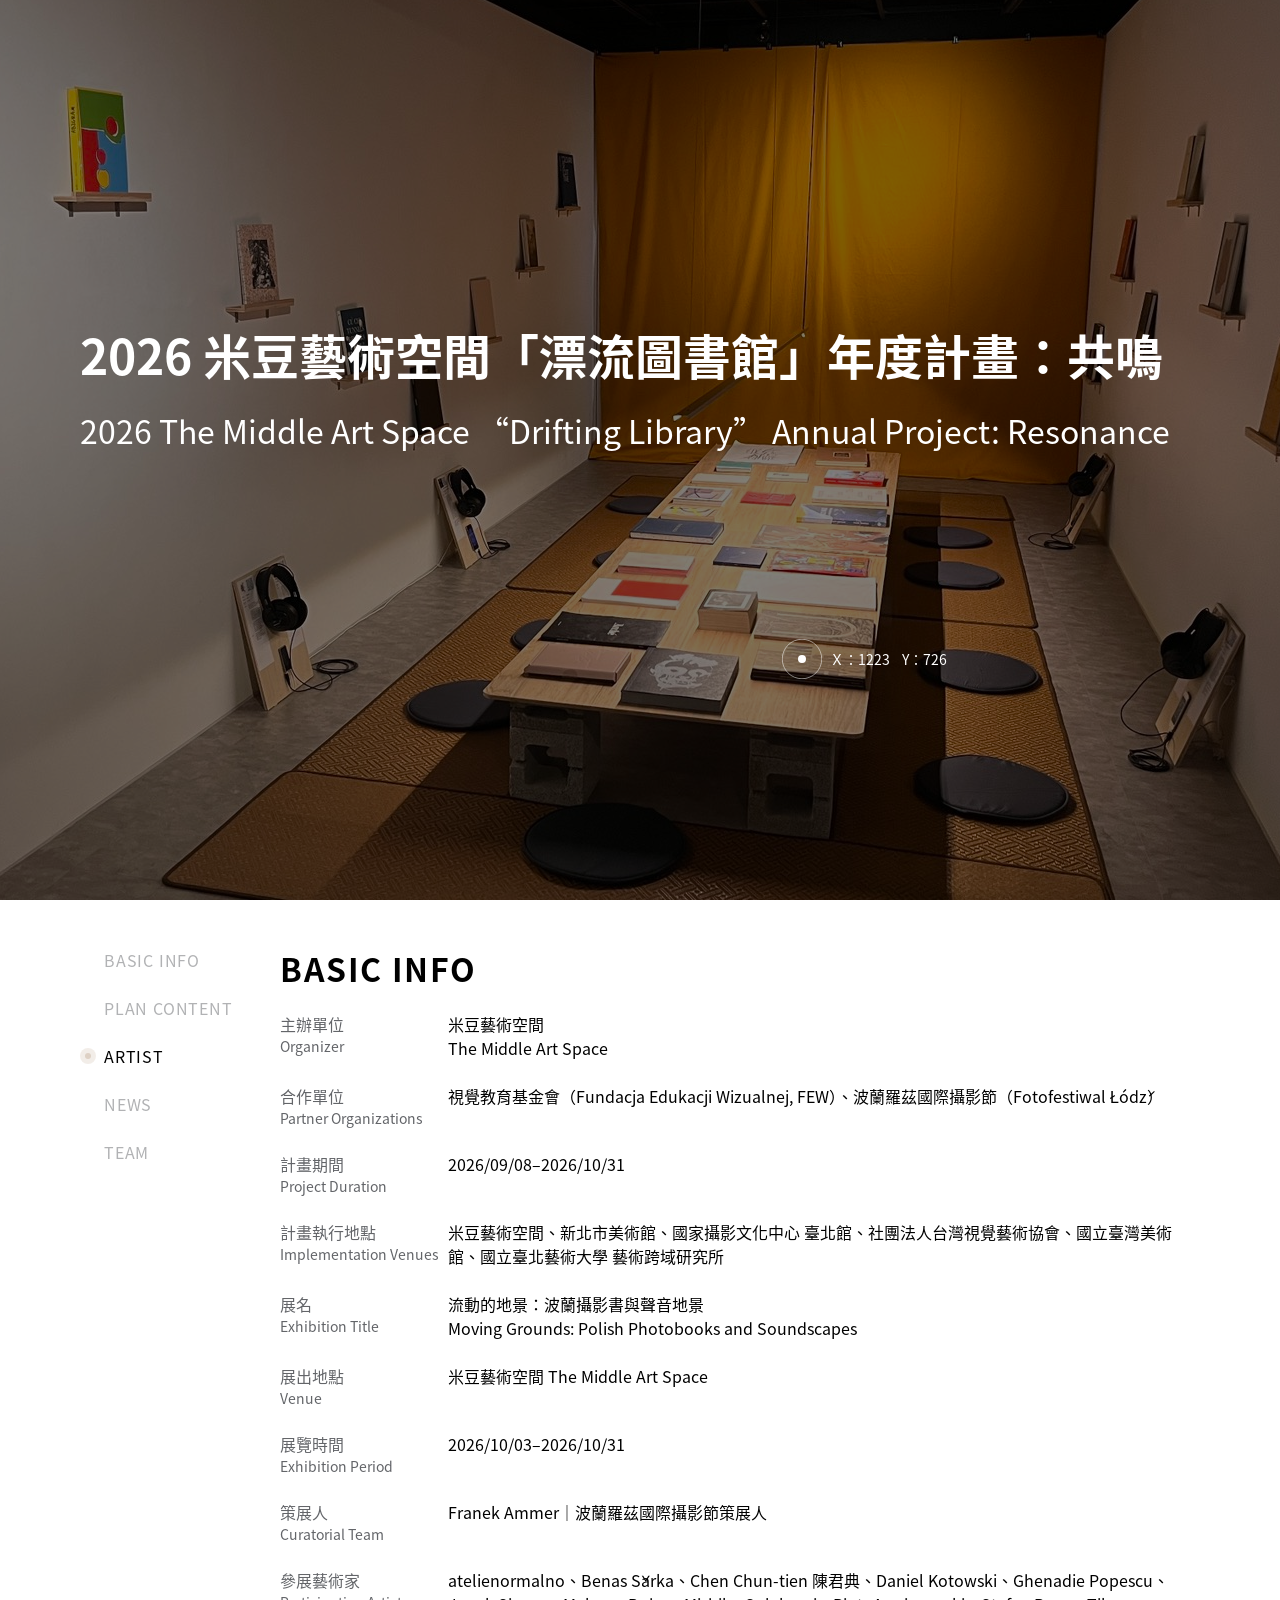
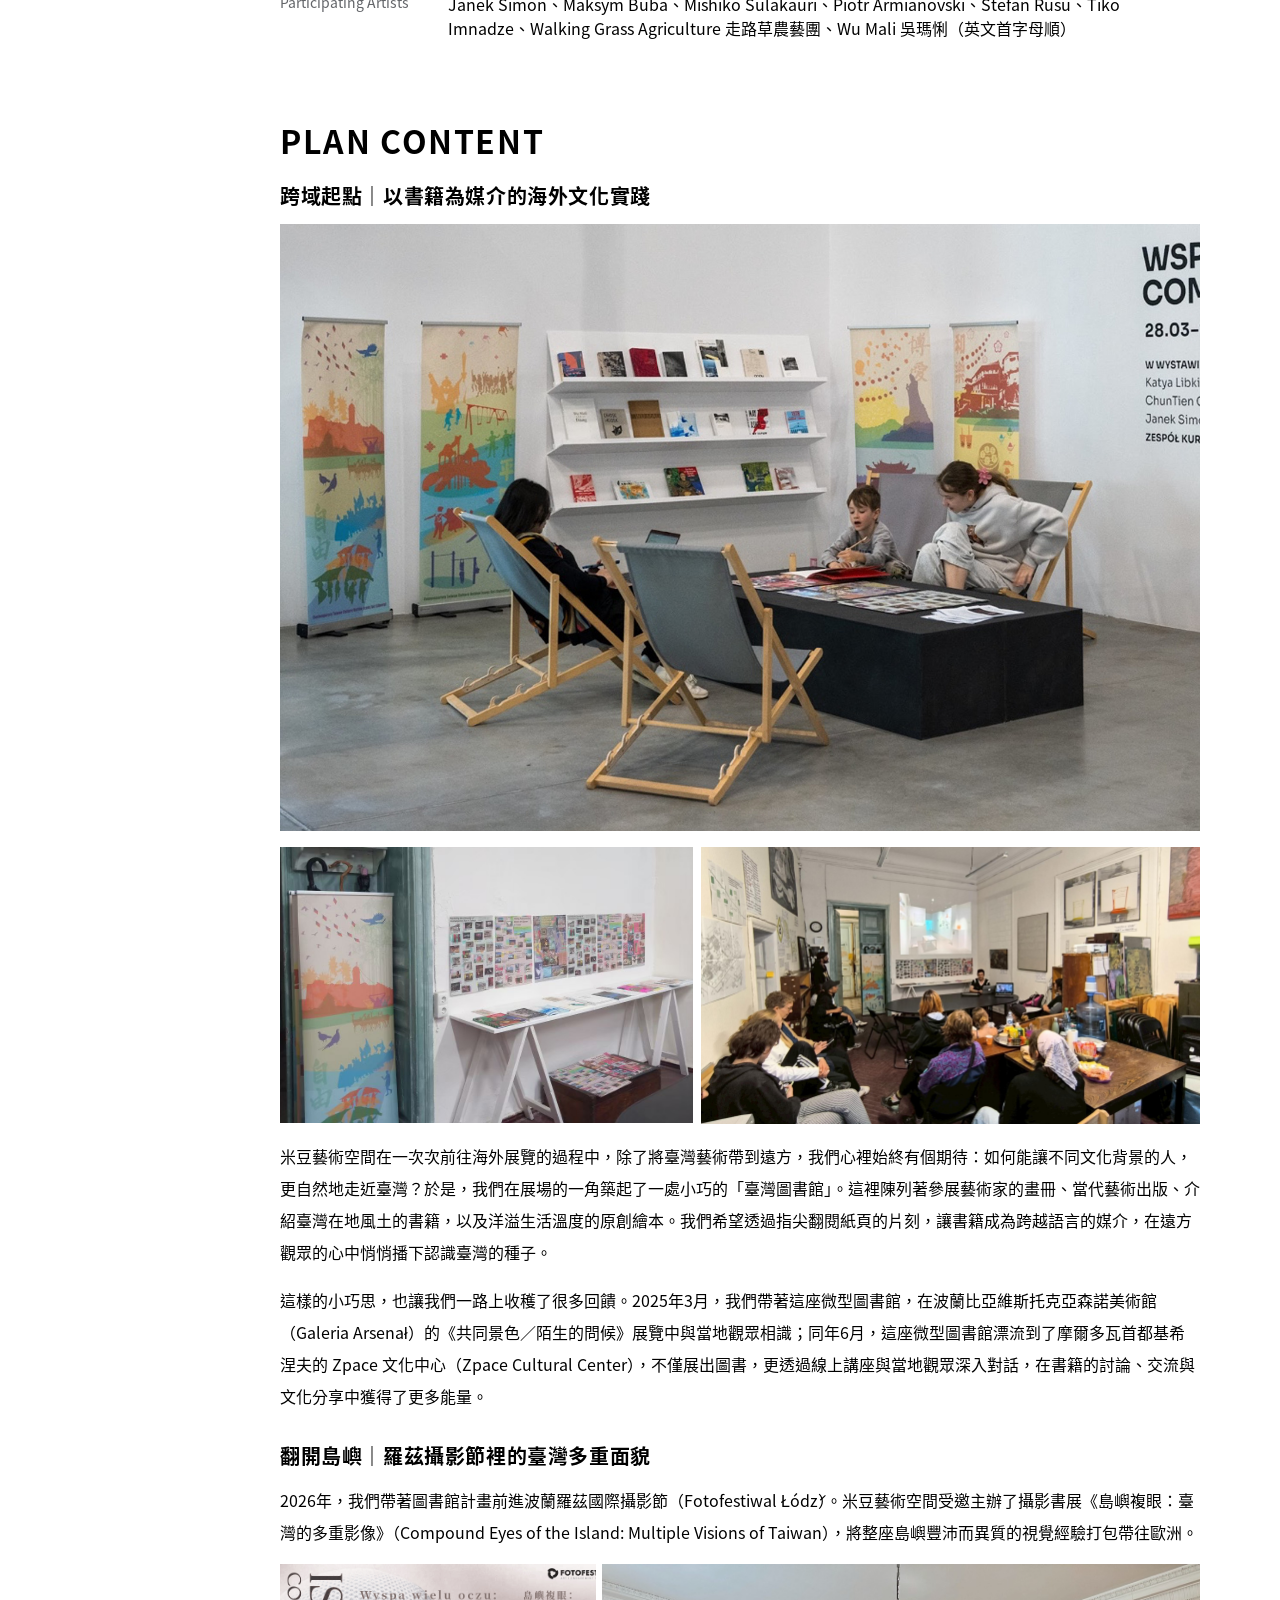
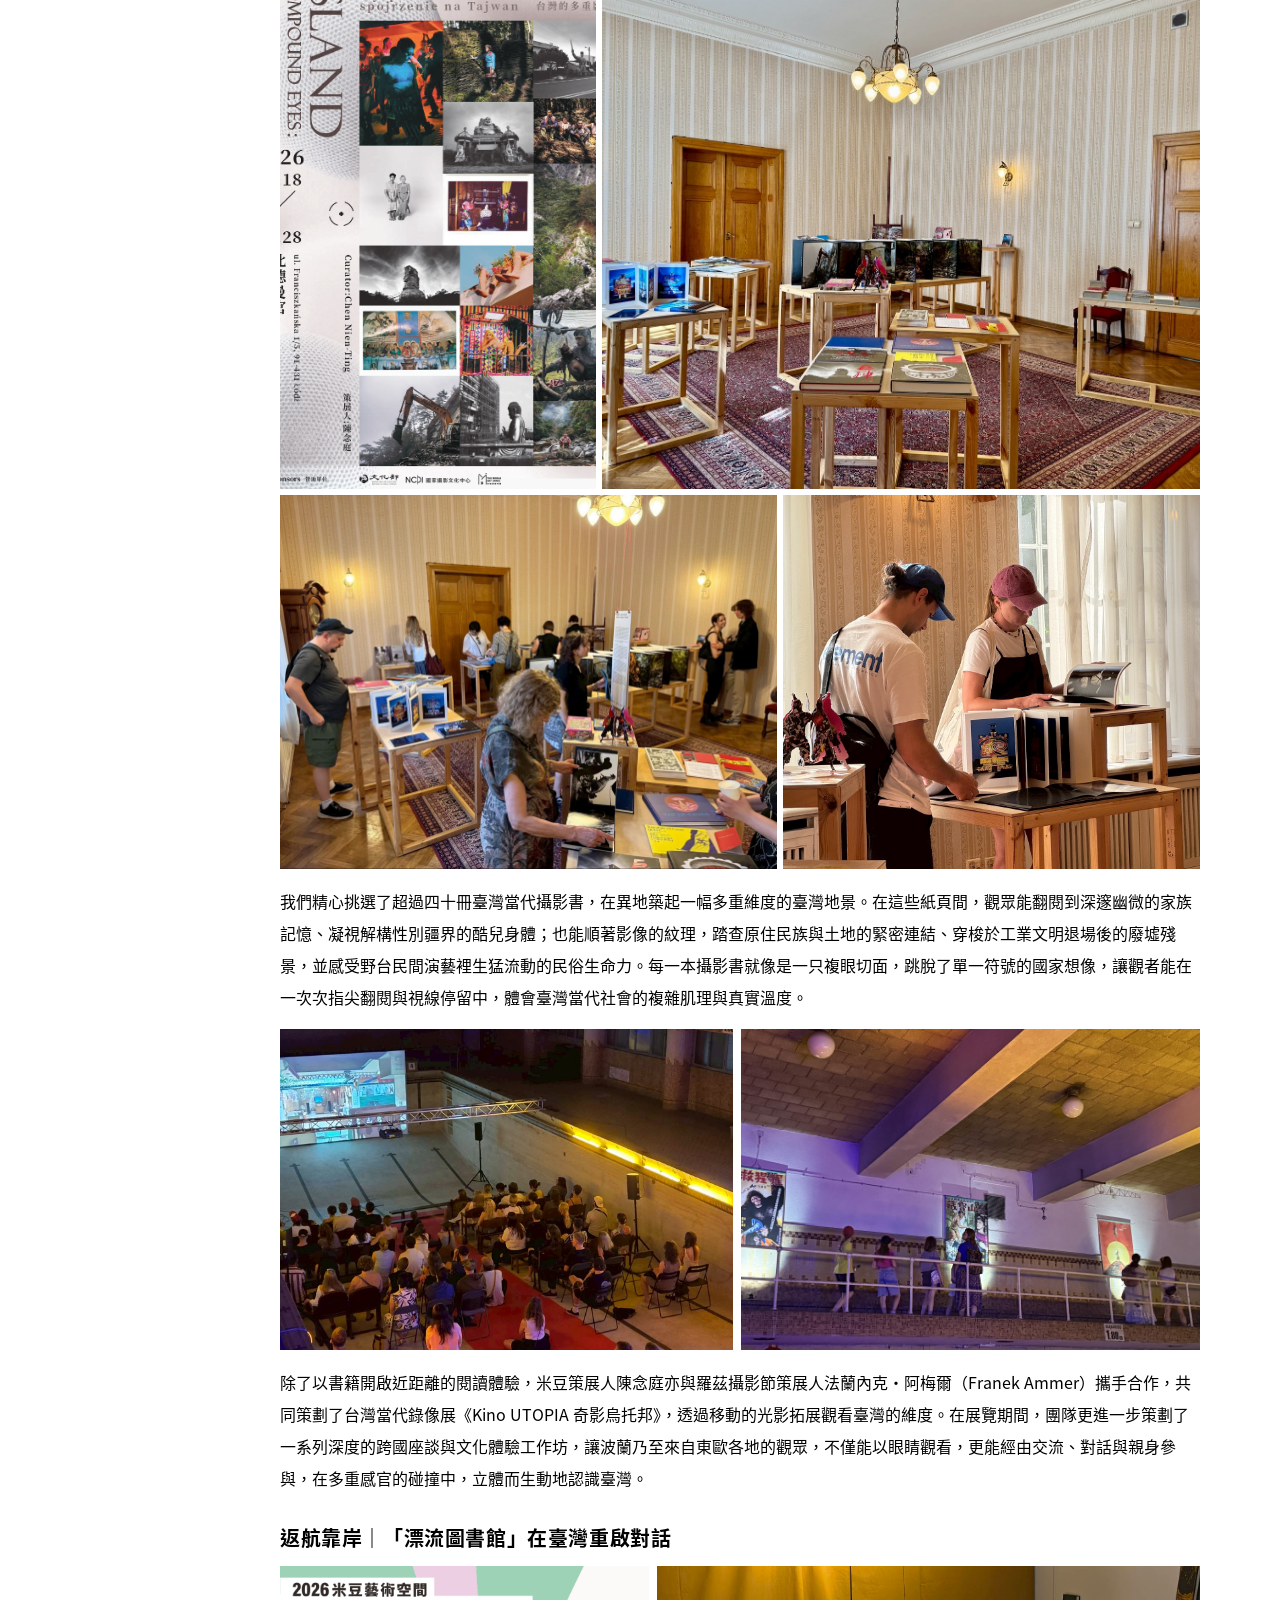
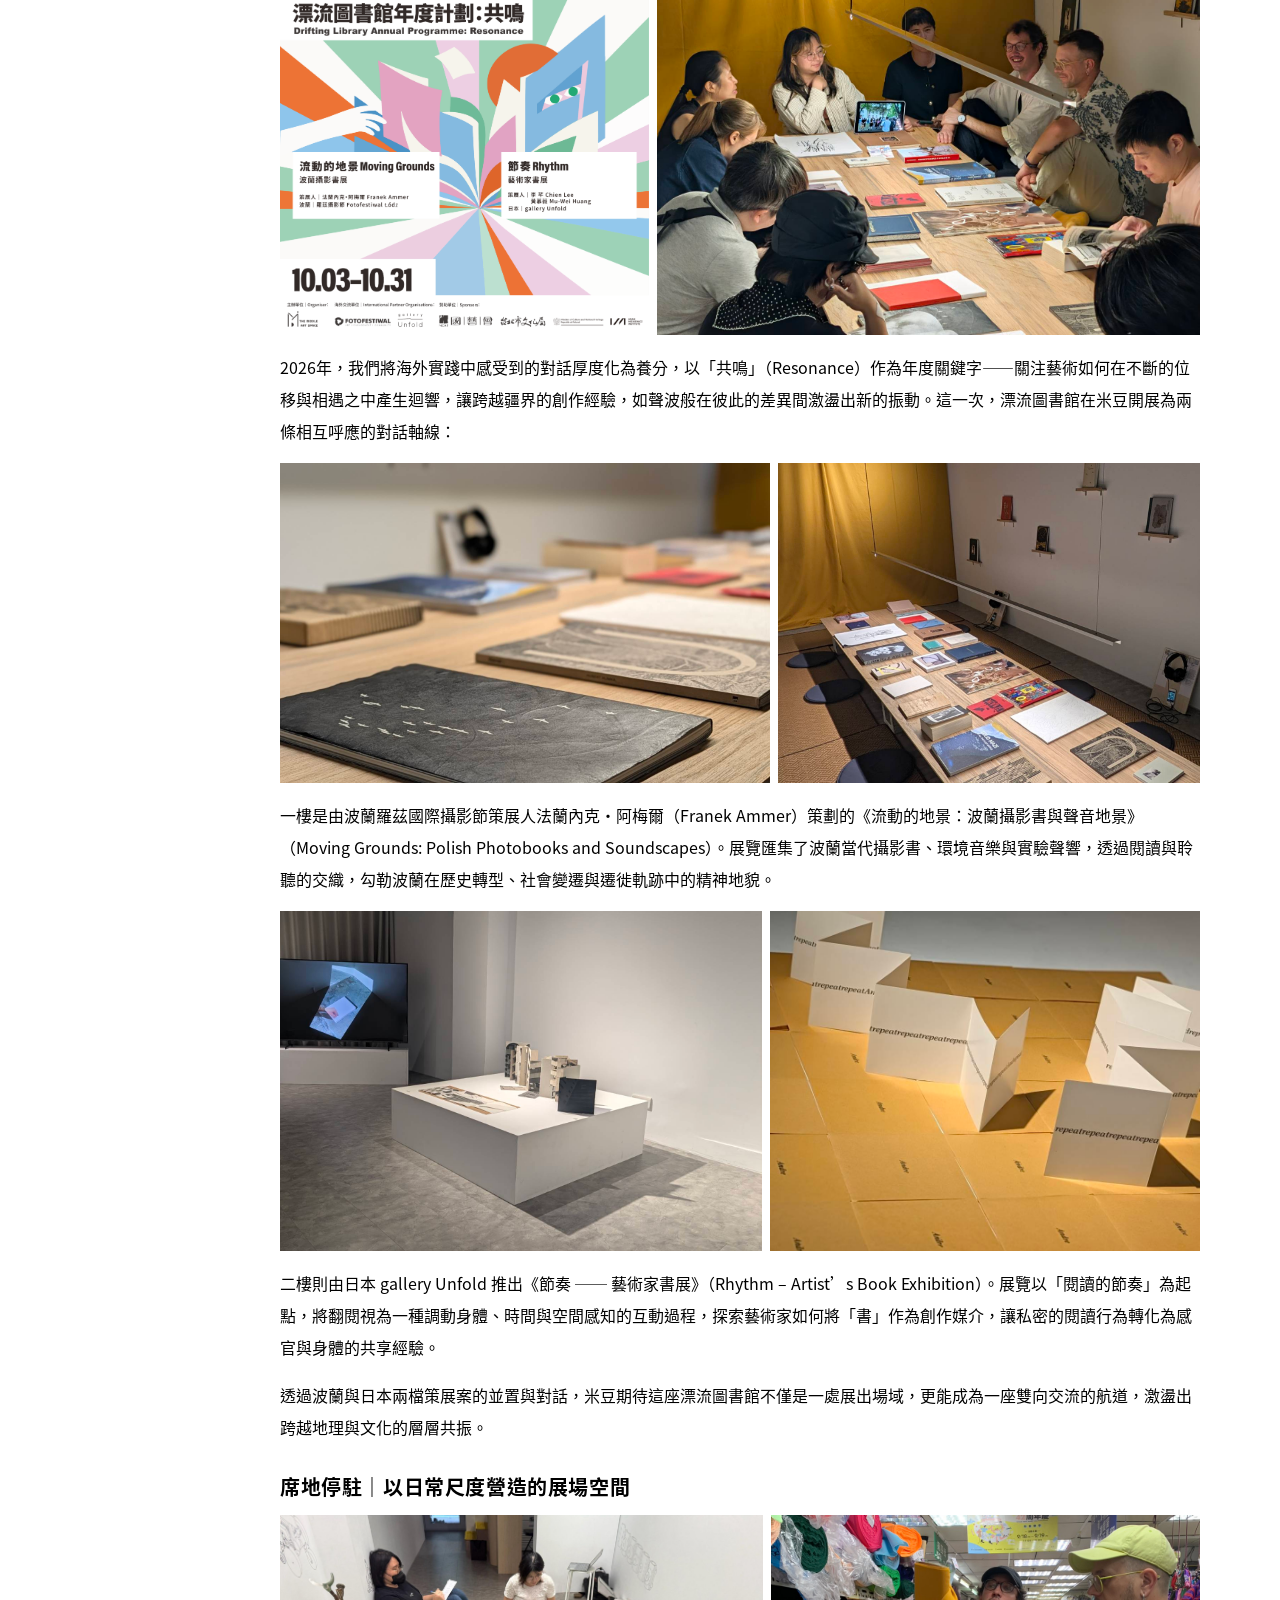
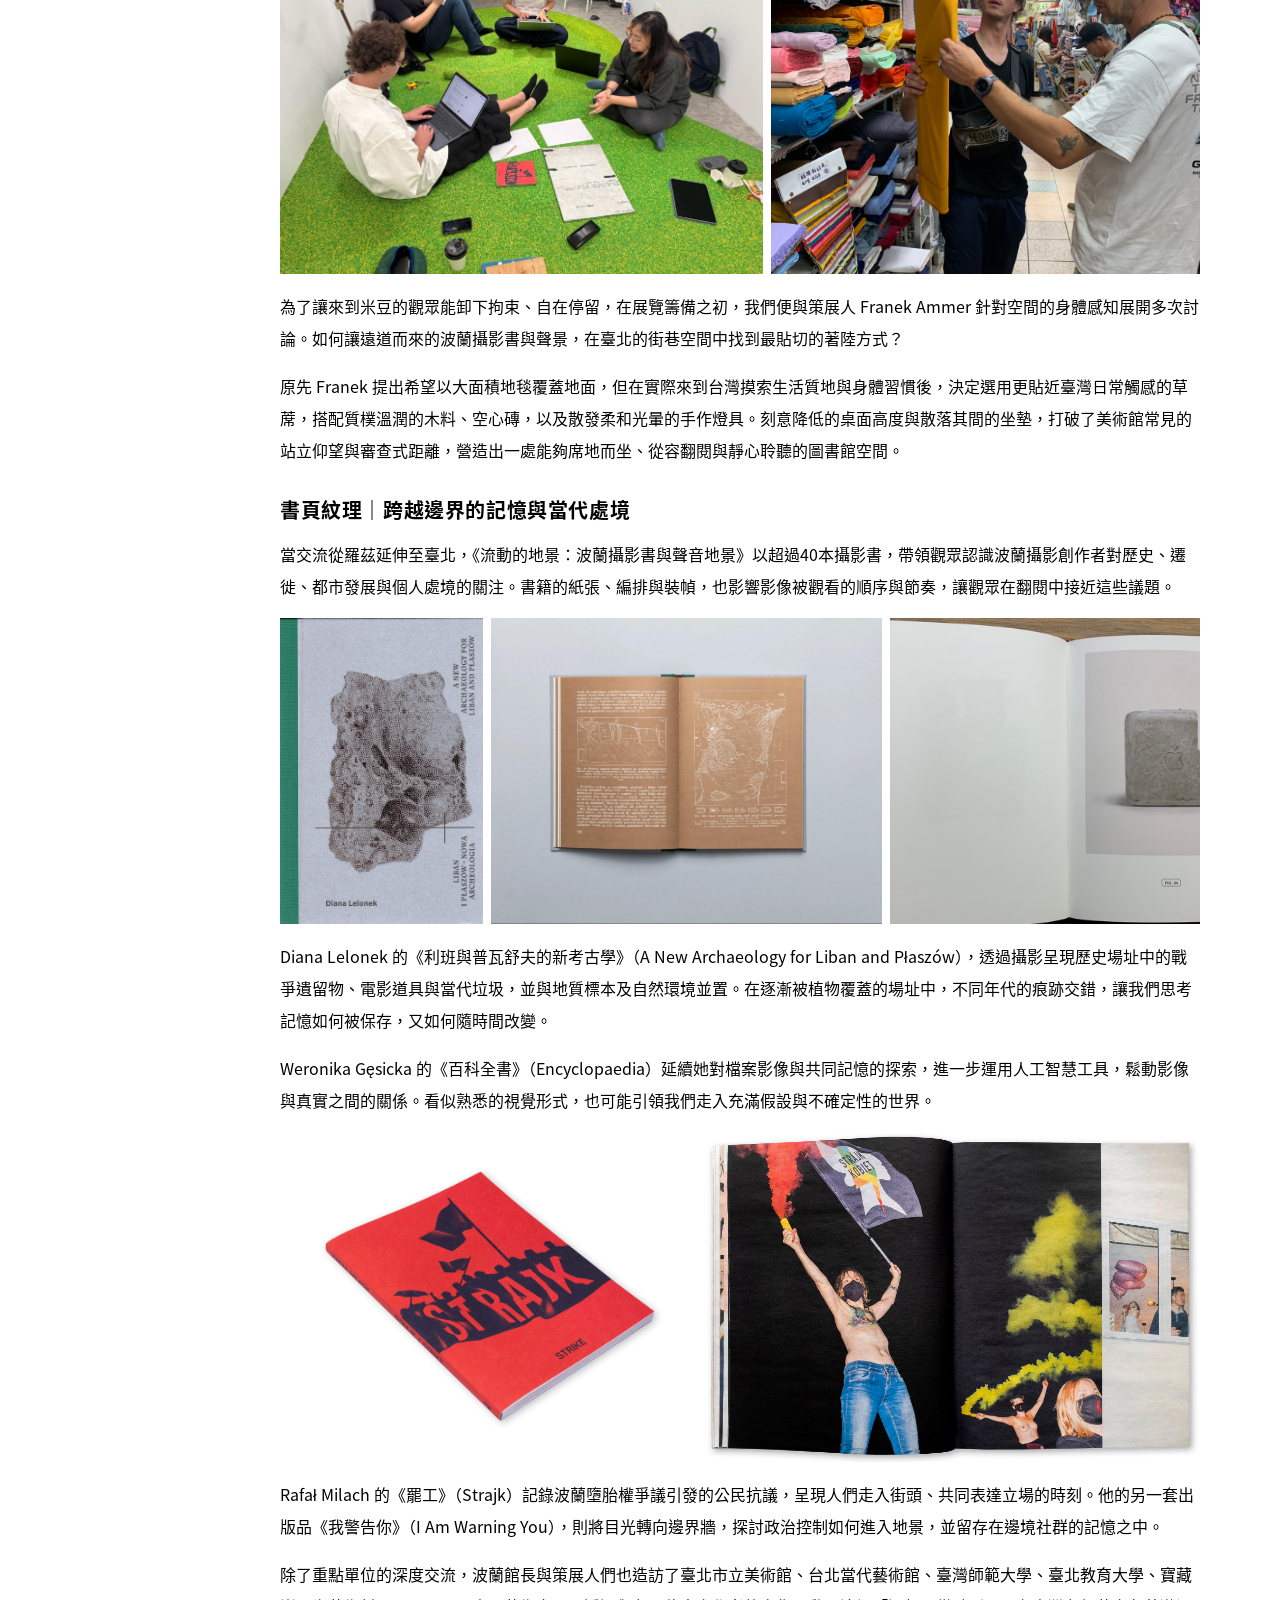
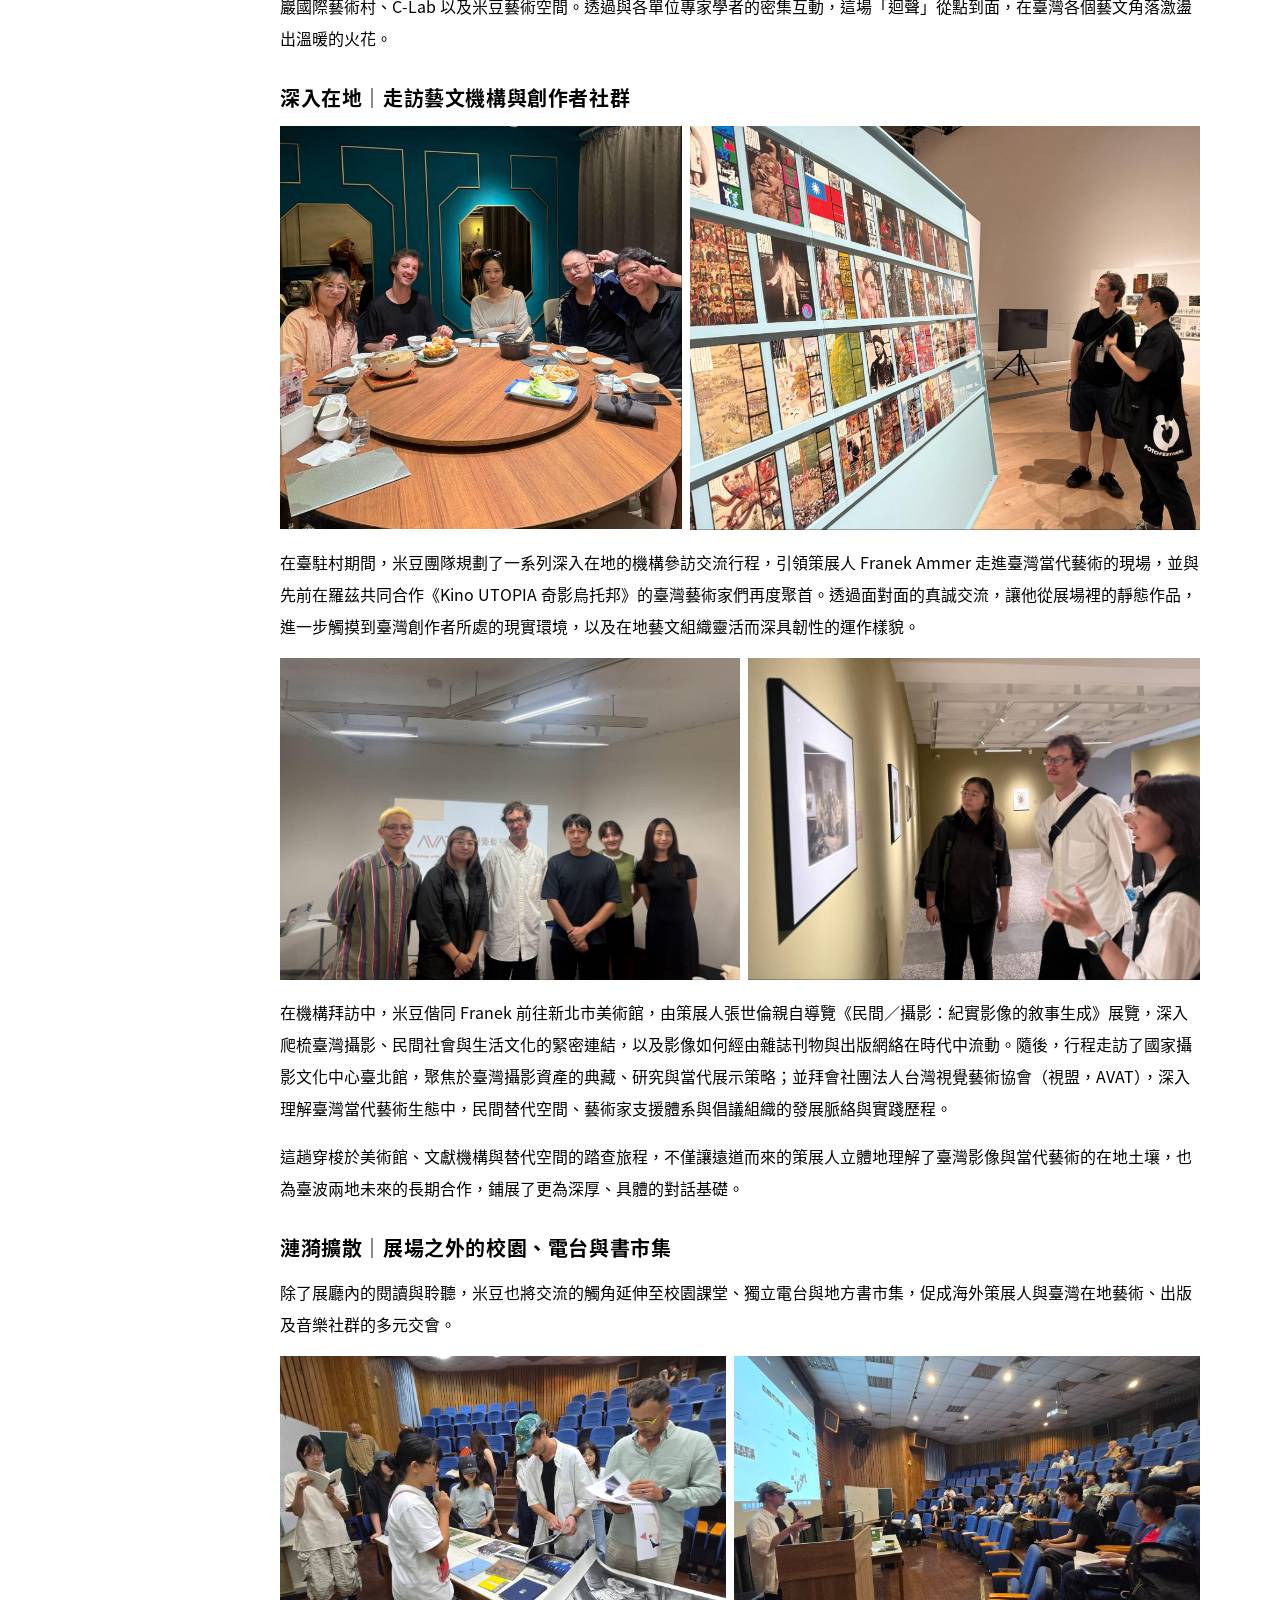
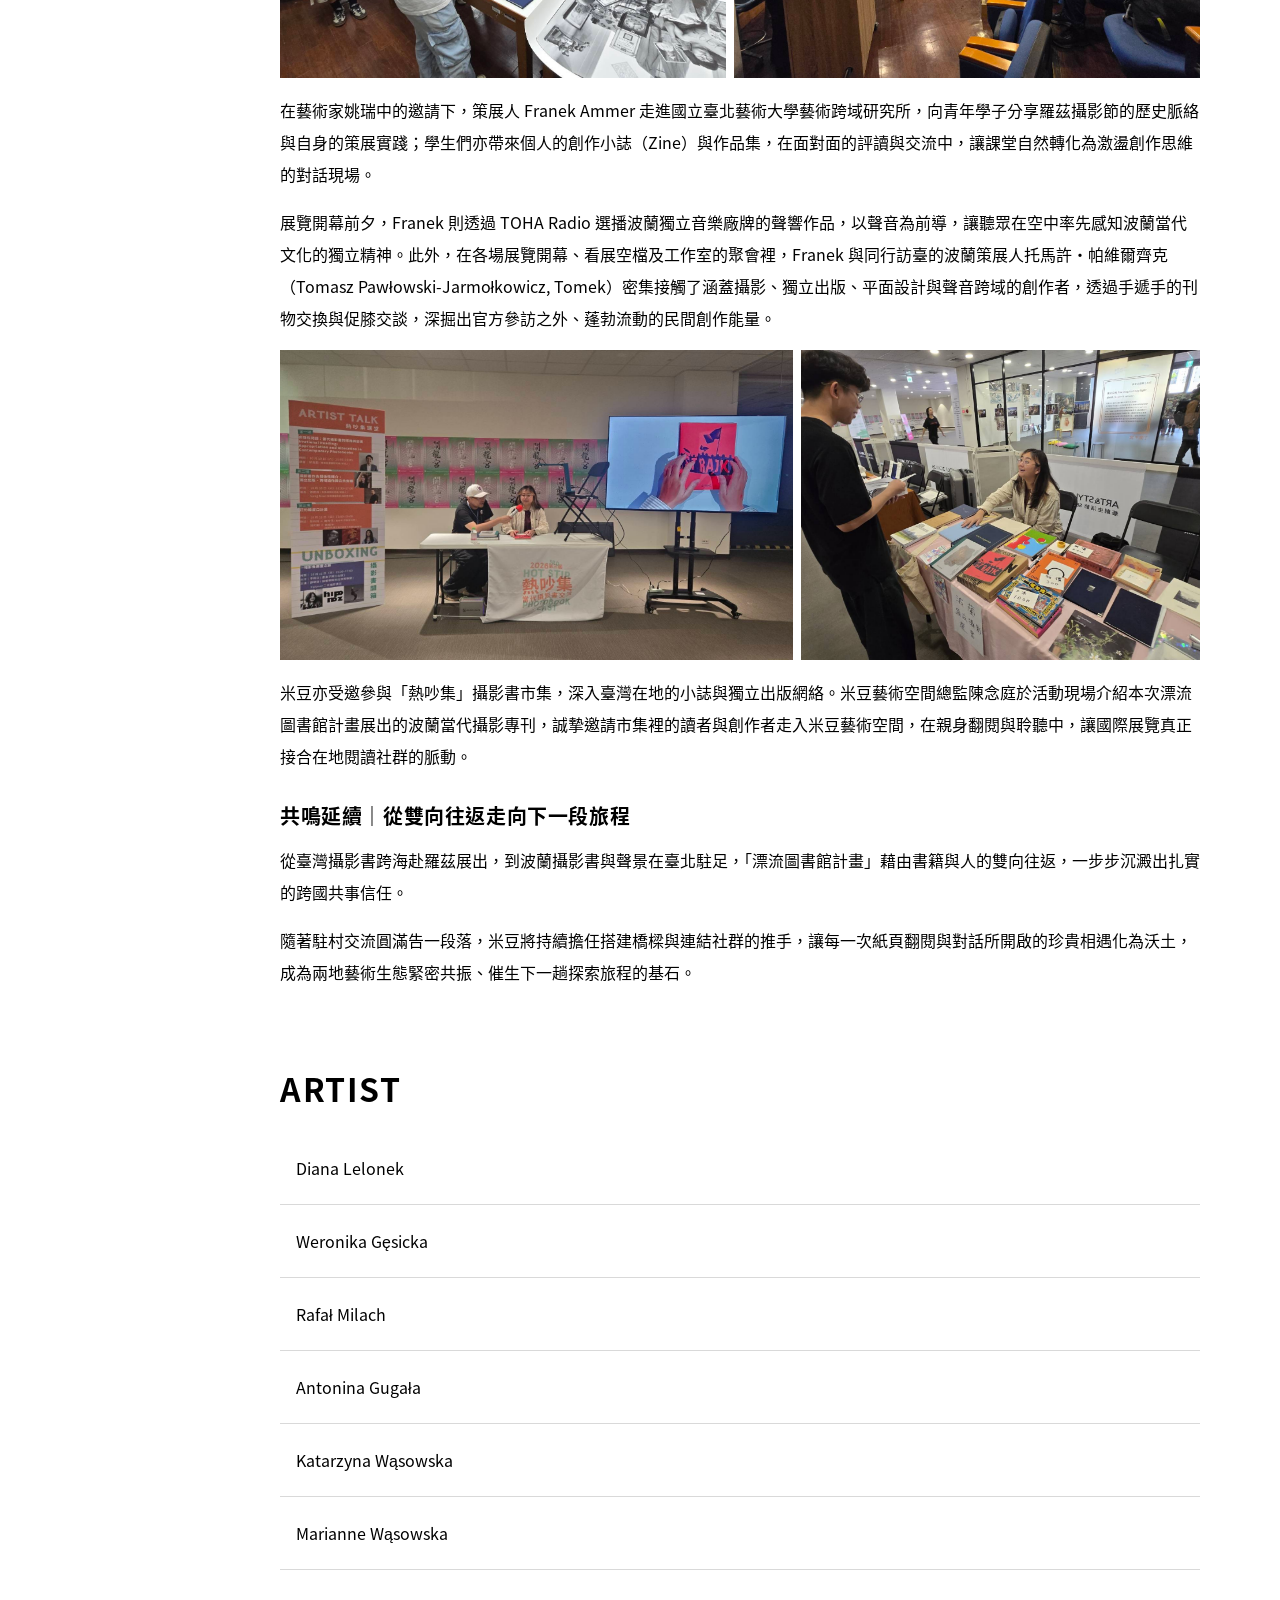
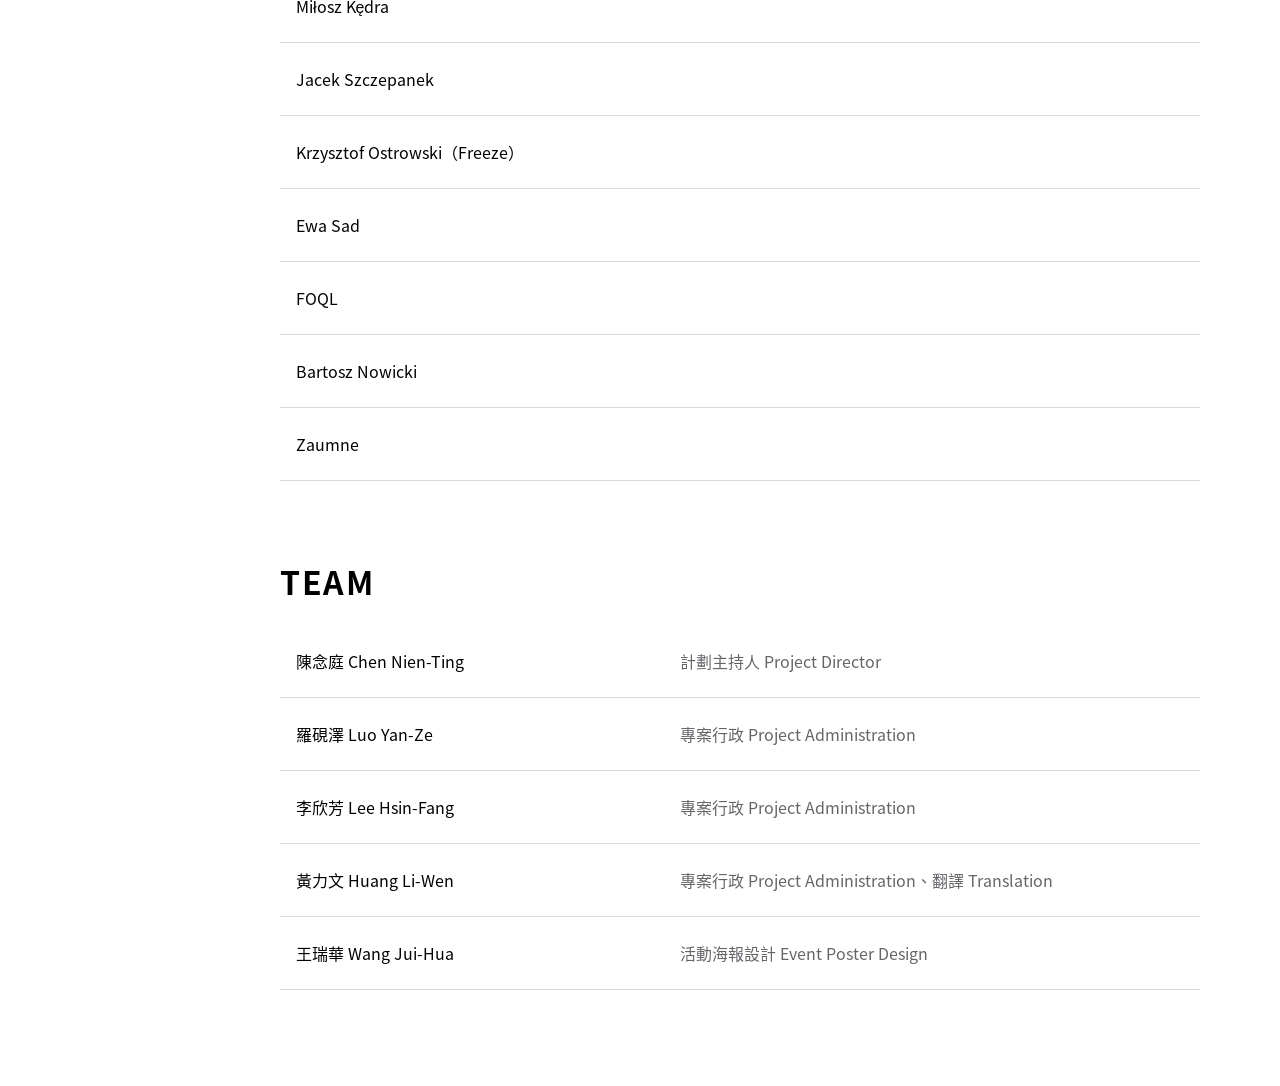
<file: international-project/index.html>
<!doctype html><html lang="zh-Hant"><head><meta charset="UTF-8"><meta name="viewport" content="width=device-width,initial-scale=1"><meta name="theme-color" content="#000"><meta name="description" content="2026 米豆藝術空間「漂流圖書館」年度計畫：共鳴"><link rel="icon" href="logo.png"><link rel="stylesheet" href="international-2026.css?v=20261117-3"><title>2026 漂流圖書館：共鳴｜米豆藝術空間</title></head><body>
<header class="hero" id="top"><img class="hero-image" src="../assets/international-2026/image-24.png" alt="2026 漂流圖書館年度計畫主視覺"><div class="hero-shade"></div><img class="hero-grid" src="../assets/international-2026/logo-mark.svg" alt=""><div class="hero-title"><h1>2026 米豆藝術空間「漂流圖書館」年度計畫：共鳴</h1><p>2026 The Middle Art Space “Drifting Library” Annual Project: Resonance</p></div><div class="hero-pointer" aria-hidden="true"><img src="../assets/international-2026/location.svg" alt=""><span>Ｘ：1223&nbsp;&nbsp;&nbsp;&nbsp;Y：726</span></div><div class="cursor-lines" aria-hidden="true"><span></span><span></span></div></header>
<button class="mobile-menu-button" type="button" aria-expanded="false" aria-controls="mobile-project-nav">Menu</button><nav class="mobile-project-nav" id="mobile-project-nav" aria-label="專案章節"><button class="mobile-menu-close" type="button">Close</button><a href="#basic-info">/ BASIC INFO</a><a href="#plan-content">/ PLAN CONTENT</a><a href="#artist">/ ARTIST</a><span aria-disabled="true">/ NEWS</span><a href="#team">/ TEAM</a></nav>
<main class="project-layout"><nav class="project-nav" aria-label="專案章節"><a class="active" href="#basic-info"><i></i>BASIC INFO</a><a href="#plan-content"><i></i>PLAN CONTENT</a><a href="#artist"><i></i>ARTIST</a><span aria-disabled="true"><i></i>NEWS</span><a href="#team"><i></i>TEAM</a></nav><div class="project-content">
<section id="basic-info" class="section basic-info"><h2>BASIC INFO</h2><dl>
<div><dt>主辦單位<small>Organizer</small></dt><dd>米豆藝術空間<br>The Middle Art Space</dd></div><div><dt>合作單位<small>Partner Organizations</small></dt><dd>視覺教育基金會（Fundacja Edukacji Wizualnej, FEW）、波蘭羅茲國際攝影節（Fotofestiwal Łódź）</dd></div><div><dt>計畫期間<small>Project Duration</small></dt><dd>2026/09/08–2026/10/31</dd></div><div><dt>計畫執行地點<small>Implementation Venues</small></dt><dd>米豆藝術空間、新北市美術館、國家攝影文化中心 臺北館、社團法人台灣視覺藝術協會、國立臺灣美術館、國立臺北藝術大學 藝術跨域研究所</dd></div><div><dt>展名<small>Exhibition Title</small></dt><dd>流動的地景：波蘭攝影書與聲音地景<br>Moving Grounds: Polish Photobooks and Soundscapes</dd></div><div><dt>展出地點<small>Venue</small></dt><dd>米豆藝術空間 The Middle Art Space</dd></div><div><dt>展覽時間<small>Exhibition Period</small></dt><dd>2026/10/03–2026/10/31</dd></div><div><dt>策展人<small>Curatorial Team</small></dt><dd>Franek Ammer｜波蘭羅茲國際攝影節策展人</dd></div><div><dt>參展藝術家<small>Participating Artists</small></dt><dd>atelienormalno、Benas Šarka、Chen Chun-tien 陳君典、Daniel Kotowski、Ghenadie Popescu、Janek Simon、Maksym Buba、Mishiko Sulakauri、Piotr Armianovski、Stefan Rusu、Tiko Imnadze、Walking Grass Agriculture 走路草農藝團、Wu Mali 吳瑪悧（英文首字母順）</dd></div></dl></section>
<section id="plan-content" class="section plan-content"><h2>PLAN CONTENT</h2>
<article><h3>跨域起點｜以書籍為媒介的海外文化實踐</h3><figure class="single ratio-photo"><img src="../assets/international-2026/photo.png" alt="漂流圖書館海外展覽現場"></figure><figure class="gallery gallery-404-488"><span><img class="pos-lower" src="../assets/international-2026/image-8.png" alt="展場中的臺灣圖書"></span><span><img class="pos-lower" src="../assets/international-2026/image-31.png" alt="海外觀眾翻閱臺灣出版品"></span></figure><p>米豆藝術空間在一次次前往海外展覽的過程中，除了將臺灣藝術帶到遠方，我們心裡始終有個期待：如何能讓不同文化背景的人，更自然地走近臺灣？於是，我們在展場的一角築起了一處小巧的「臺灣圖書館」。這裡陳列著參展藝術家的畫冊、當代藝術出版、介紹臺灣在地風土的書籍，以及洋溢生活溫度的原創繪本。我們希望透過指尖翻閱紙頁的片刻，讓書籍成為跨越語言的媒介，在遠方觀眾的心中悄悄播下認識臺灣的種子。</p><p>這樣的小巧思，也讓我們一路上收穫了很多回饋。2025年3月，我們帶著這座微型圖書館，在波蘭比亞維斯托克亞森諾美術館（Galeria Arsenał）的《共同景色／陌生的問候》展覽中與當地觀眾相識；同年6月，這座微型圖書館漂流到了摩爾多瓦首都基希涅夫的 Zpace 文化中心（Zpace Cultural Center），不僅展出圖書，更透過線上講座與當地觀眾深入對話，在書籍的討論、交流與文化分享中獲得了更多能量。</p></article>
<article><h3>翻開島嶼｜羅茲攝影節裡的臺灣多重面貌</h3><p>2026年，我們帶著圖書館計畫前進波蘭羅茲國際攝影節（Fotofestiwal Łódź）。米豆藝術空間受邀主辦了攝影書展《島嶼複眼：臺灣的多重影像》（Compound Eyes of the Island: Multiple Visions of Taiwan），將整座島嶼豐沛而異質的視覺經驗打包帶往歐洲。</p><figure class="collage-four"><span><img src="../assets/international-2026/image-29.png" alt="島嶼複眼展覽視覺"></span><span><img src="../assets/international-2026/image-30.png" alt="羅茲攝影節臺灣攝影書展場"></span><span><img class="pos-top" src="../assets/international-2026/image-13.png" alt="觀眾在展場翻閱攝影書"></span><span><img src="../assets/international-2026/image-21.png" alt="臺灣攝影書展覽現場"></span></figure><p>我們精心挑選了超過四十冊臺灣當代攝影書，在異地築起一幅多重維度的臺灣地景。在這些紙頁間，觀眾能翻閱到深邃幽微的家族記憶、凝視解構性別疆界的酷兒身體；也能順著影像的紋理，踏查原住民族與土地的緊密連結、穿梭於工業文明退場後的廢墟殘景，並感受野台民間演藝裡生猛流動的民俗生命力。每一本攝影書就像是一只複眼切面，跳脫了單一符號的國家想像，讓觀者能在一次次指尖翻閱與視線停留中，體會臺灣當代社會的複雜肌理與真實溫度。</p><figure class="gallery gallery-even"><span><img src="../assets/international-2026/image-13b.png" alt="羅茲攝影節交流活動"></span><span><img class="pos-top" src="../assets/international-2026/image-26.png" alt="奇影烏托邦活動現場"></span></figure><p>除了以書籍開啟近距離的閱讀體驗，米豆策展人陳念庭亦與羅茲攝影節策展人法蘭內克・阿梅爾（Franek Ammer）攜手合作，共同策劃了台灣當代錄像展《Kino UTOPIA 奇影烏托邦》，透過移動的光影拓展觀看臺灣的維度。在展覽期間，團隊更進一步策劃了一系列深度的跨國座談與文化體驗工作坊，讓波蘭乃至來自東歐各地的觀眾，不僅能以眼睛觀看，更能經由交流、對話與親身參與，在多重感官的碰撞中，立體而生動地認識臺灣。</p></article>
<article><h3>返航靠岸｜「漂流圖書館」在臺灣重啟對話</h3><figure class="gallery gallery-361-532"><span><img src="../assets/international-2026/image-6.png" alt="漂流圖書館在米豆藝術空間展出"></span><span><img class="pos-left" src="../assets/international-2026/image-11.png" alt="觀眾於漂流圖書館展場閱讀"></span></figure><p>2026年，我們將海外實踐中感受到的對話厚度化為養分，以「共鳴」（Resonance）作為年度關鍵字——關注藝術如何在不斷的位移與相遇之中產生迴響，讓跨越疆界的創作經驗，如聲波般在彼此的差異間激盪出新的振動。這一次，漂流圖書館在米豆開展為兩條相互呼應的對話軸線：</p><figure class="gallery gallery-480-413"><span><img class="pos-right" src="../assets/international-2026/image-19.png" alt="流動的地景展場一景"></span><span><img class="pos-left" src="../assets/international-2026/image-2.png" alt="波蘭攝影書與聲音地景展場"></span></figure><p>一樓是由波蘭羅茲國際攝影節策展人法蘭內克・阿梅爾（Franek Ammer）策劃的《流動的地景：波蘭攝影書與聲音地景》（Moving Grounds: Polish Photobooks and Soundscapes）。展覽匯集了波蘭當代攝影書、環境音樂與實驗聲響，透過閱讀與聆聽的交織，勾勒波蘭在歷史轉型、社會變遷與遷徙軌跡中的精神地貌。</p><figure class="gallery gallery-471-421"><span><img class="pos-right" src="../assets/international-2026/image-20.png" alt="藝術家書展覽現場"></span><span><img src="../assets/international-2026/image-22.png" alt="二樓藝術家書展"></span></figure><p>二樓則由日本 gallery Unfold 推出《節奏 ── 藝術家書展》（Rhythm – Artist’s Book Exhibition）。展覽以「閱讀的節奏」為起點，將翻閱視為一種調動身體、時間與空間感知的互動過程，探索藝術家如何將「書」作為創作媒介，讓私密的閱讀行為轉化為感官與身體的共享經驗。</p><p>透過波蘭與日本兩檔策展案的並置與對話，米豆期待這座漂流圖書館不僅是一處展出場域，更能成為一座雙向交流的航道，激盪出跨越地理與文化的層層共振。</p></article>
<article><h3>席地停駐｜以日常尺度營造的展場空間</h3><figure class="gallery gallery-473-421"><span><img src="../assets/international-2026/image-7.png" alt="鋪設草蓆的漂流圖書館展場"></span><span><img class="pos-center" src="../assets/international-2026/image-15.png" alt="觀眾席地翻閱攝影書"></span></figure><p>為了讓來到米豆的觀眾能卸下拘束、自在停留，在展覽籌備之初，我們便與策展人 Franek Ammer 針對空間的身體感知展開多次討論。如何讓遠道而來的波蘭攝影書與聲景，在臺北的街巷空間中找到最貼切的著陸方式？</p><p>原先 Franek 提出希望以大面積地毯覆蓋地面，但在實際來到台灣摸索生活質地與身體習慣後，決定選用更貼近臺灣日常觸感的草蓆，搭配質樸溫潤的木料、空心磚，以及散發柔和光暈的手作燈具。刻意降低的桌面高度與散落其間的坐墊，打破了美術館常見的站立仰望與審查式距離，營造出一處能夠席地而坐、從容翻閱與靜心聆聽的圖書館空間。</p></article>
<article><h3>書頁紋理｜跨越邊界的記憶與當代處境</h3><p>當交流從羅茲延伸至臺北，《流動的地景：波蘭攝影書與聲音地景》以超過40本攝影書，帶領觀眾認識波蘭攝影創作者對歷史、遷徙、都市發展與個人處境的關注。書籍的紙張、編排與裝幀，也影響影像被觀看的順序與節奏，讓觀眾在翻閱中接近這些議題。</p><figure class="gallery gallery-three"><span><img src="../assets/international-2026/image-18.png" alt="波蘭攝影書封面"></span><span><img src="../assets/international-2026/image-16.png" alt="波蘭攝影書內頁"></span><span><img class="rotated-book" src="../assets/international-2026/image-9.png" alt="展出的波蘭攝影書"></span></figure><p>Diana Lelonek 的《利班與普瓦舒夫的新考古學》（A New Archaeology for Liban and Płaszów），透過攝影呈現歷史場址中的戰爭遺留物、電影道具與當代垃圾，並與地質標本及自然環境並置。在逐漸被植物覆蓋的場址中，不同年代的痕跡交錯，讓我們思考記憶如何被保存，又如何隨時間改變。</p><p>Weronika Gęsicka 的《百科全書》（Encyclopaedia）延續她對檔案影像與共同記憶的探索，進一步運用人工智慧工具，鬆動影像與真實之間的關係。看似熟悉的視覺形式，也可能引領我們走入充滿假設與不確定性的世界。</p><figure class="gallery gallery-408-486"><span><img src="../assets/international-2026/image-4.png" alt="罷工攝影書展出內容"></span><span><img src="../assets/international-2026/image-5.png" alt="邊界地景攝影書展出內容"></span></figure><p>Rafał Milach 的《罷工》（Strajk）記錄波蘭墮胎權爭議引發的公民抗議，呈現人們走入街頭、共同表達立場的時刻。他的另一套出版品《我警告你》（I Am Warning You），則將目光轉向邊界牆，探討政治控制如何進入地景，並留存在邊境社群的記憶之中。</p><p>除了重點單位的深度交流，波蘭館長與策展人們也造訪了臺北市立美術館、台北當代藝術館、臺灣師範大學、臺北教育大學、寶藏巖國際藝術村、C-Lab 以及米豆藝術空間。透過與各單位專家學者的密集互動，這場「迴聲」從點到面，在臺灣各個藝文角落激盪出溫暖的火花。</p></article>
<article><h3>深入在地｜走訪藝文機構與創作者社群</h3><figure class="gallery gallery-393-498"><span><img class="pos-bottom" src="../assets/international-2026/image-3.png" alt="策展人走訪臺灣藝文機構"></span><span><img class="pos-left" src="../assets/international-2026/image-28.png" alt="策展交流行程合影"></span></figure><p>在臺駐村期間，米豆團隊規劃了一系列深入在地的機構參訪交流行程，引領策展人 Franek Ammer 走進臺灣當代藝術的現場，並與先前在羅茲共同合作《Kino UTOPIA 奇影烏托邦》的臺灣藝術家們再度聚首。透過面對面的真誠交流，讓他從展場裡的靜態作品，進一步觸摸到臺灣創作者所處的現實環境，以及在地藝文組織靈活而深具韌性的運作樣貌。</p><figure class="gallery gallery-450-442"><span><img class="pos-bottom" src="../assets/international-2026/image-23.png" alt="新北市美術館參訪"></span><span><img class="pos-bottom" src="../assets/international-2026/image-25.png" alt="臺灣視覺藝術協會交流"></span></figure><p>在機構拜訪中，米豆偕同 Franek 前往新北市美術館，由策展人張世倫親自導覽《民間／攝影：紀實影像的敘事生成》展覽，深入爬梳臺灣攝影、民間社會與生活文化的緊密連結，以及影像如何經由雜誌刊物與出版網絡在時代中流動。隨後，行程走訪了國家攝影文化中心臺北館，聚焦於臺灣攝影資產的典藏、研究與當代展示策略；並拜會社團法人台灣視覺藝術協會（視盟，AVAT），深入理解臺灣當代藝術生態中，民間替代空間、藝術家支援體系與倡議組織的發展脈絡與實踐歷程。</p><p>這趟穿梭於美術館、文獻機構與替代空間的踏查旅程，不僅讓遠道而來的策展人立體地理解了臺灣影像與當代藝術的在地土壤，也為臺波兩地未來的長期合作，鋪展了更為深厚、具體的對話基礎。</p></article>
<article><h3>漣漪擴散｜展場之外的校園、電台與書市集</h3><p>除了展廳內的閱讀與聆聽，米豆也將交流的觸角延伸至校園課堂、獨立電台與地方書市集，促成海外策展人與臺灣在地藝術、出版及音樂社群的多元交會。</p><figure class="gallery gallery-436-456"><span><img class="pos-center" src="../assets/international-2026/image-10.png" alt="國立臺北藝術大學課堂交流"></span><span><img class="pos-center" src="../assets/international-2026/image-27.png" alt="學生作品集評讀交流"></span></figure><p>在藝術家姚瑞中的邀請下，策展人 Franek Ammer 走進國立臺北藝術大學藝術跨域研究所，向青年學子分享羅茲攝影節的歷史脈絡與自身的策展實踐；學生們亦帶來個人的創作小誌（Zine）與作品集，在面對面的評讀與交流中，讓課堂自然轉化為激盪創作思維的對話現場。</p><p>展覽開幕前夕，Franek 則透過 TOHA Radio 選播波蘭獨立音樂廠牌的聲響作品，以聲音為前導，讓聽眾在空中率先感知波蘭當代文化的獨立精神。此外，在各場展覽開幕、看展空檔及工作室的聚會裡，Franek 與同行訪臺的波蘭策展人托馬許・帕維爾齊克（Tomasz Pawłowski-Jarmołkowicz, Tomek）密集接觸了涵蓋攝影、獨立出版、平面設計與聲音跨域的創作者，透過手遞手的刊物交換與促膝交談，深掘出官方參訪之外、蓬勃流動的民間創作能量。</p><figure class="gallery gallery-502-390"><span><img class="pos-center" src="../assets/international-2026/image-14.png" alt="TOHA Radio 聲音交流"></span><span><img class="pos-center" src="../assets/international-2026/image-17.png" alt="熱吵集攝影書市集"></span></figure><p>米豆亦受邀參與「熱吵集」攝影書市集，深入臺灣在地的小誌與獨立出版網絡。米豆藝術空間總監陳念庭於活動現場介紹本次漂流圖書館計畫展出的波蘭當代攝影專刊，誠摯邀請市集裡的讀者與創作者走入米豆藝術空間，在親身翻閱與聆聽中，讓國際展覽真正接合在地閱讀社群的脈動。</p></article>
<article><h3>共鳴延續｜從雙向往返走向下一段旅程</h3><p>從臺灣攝影書跨海赴羅茲展出，到波蘭攝影書與聲景在臺北駐足，「漂流圖書館計畫」藉由書籍與人的雙向往返，一步步沉澱出扎實的跨國共事信任。</p><p>隨著駐村交流圓滿告一段落，米豆將持續擔任搭建橋樑與連結社群的推手，讓每一次紙頁翻閱與對話所開啟的珍貴相遇化為沃土，成為兩地藝術生態緊密共振、催生下一趟探索旅程的基石。</p></article></section>
<section id="artist" class="section people-section"><h2>ARTIST</h2><ul class="people-list artists-list"><li>Diana Lelonek</li><li>Weronika Gęsicka</li><li>Rafał Milach</li><li>Antonina Gugała</li><li>Katarzyna Wąsowska</li><li>Marianne Wąsowska</li><li>Miłosz Kędra</li><li>Jacek Szczepanek</li><li>Krzysztof Ostrowski（Freeze）</li><li>Ewa Sad</li><li>FOQL</li><li>Bartosz Nowicki</li><li>Zaumne</li></ul></section>
<section id="team" class="section people-section"><h2>TEAM</h2><ul class="people-list team-list"><li><span>陳念庭 Chen Nien-Ting</span><em>計劃主持人 Project Director</em></li><li><span>羅硯澤 Luo Yan-Ze</span><em>專案行政 Project Administration</em></li><li><span>李欣芳 Lee Hsin-Fang</span><em>專案行政 Project Administration</em></li><li><span>黃力文 Huang Li-Wen</span><em>專案行政 Project Administration、翻譯 Translation</em></li><li><span>王瑞華 Wang Jui-Hua</span><em>活動海報設計 Event Poster Design</em></li></ul></section>
</div></main><script src="international-2026.js?v=20261112-1"></script></body></html>
</file>
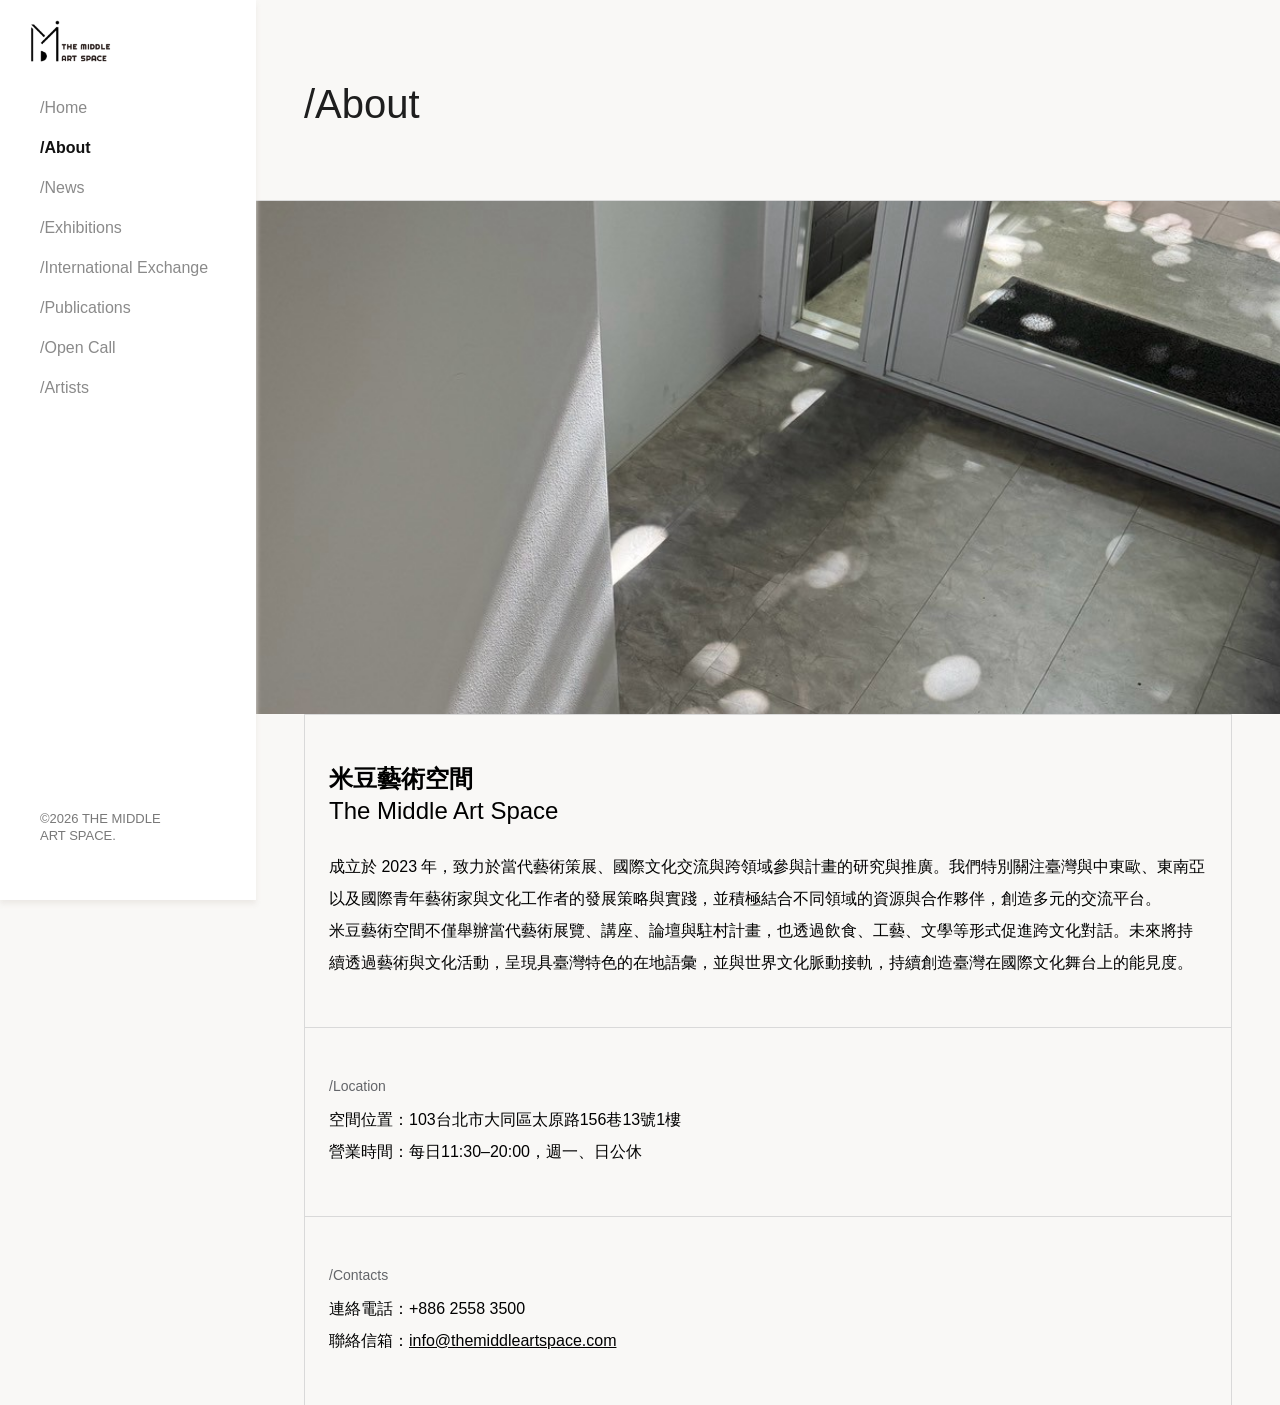
<file: about.html>
<!doctype html>
<html lang="zh-Hant">
<head>
  <meta charset="utf-8">
  <meta name="viewport" content="width=device-width,initial-scale=1">
  <title>About｜米豆藝術空間</title>
  <link rel="stylesheet" href="styles.css?v=20261115-rwd">
  <link rel="stylesheet" href="about.css?v=20261115-rwd">
</head>
<body class="about-page">
  <aside class="sidebar" aria-label="主要選單"><a class="brand" href="index.html"><img src="assets/logo.png" alt="The Middle Art Space"></a><nav class="nav-list"><a href="index.html">/Home</a><a class="active" href="about.html">/About</a><a href="news.html">/News</a><a href="projects.html">/Exhibitions</a><a href="international.html">/International Exchange</a><a href="publications.html">/Publications</a><a href="open-call.html">/Open Call</a><a href="artists.html">/Artists</a></nav><div class="sidebar-meta"><p>©2026 THE MIDDLE<br>ART SPACE.</p><div class="socials"><a href="#"><img src="assets/instagram.svg" alt="Instagram"></a><a href="#"><img src="assets/facebook.svg" alt="Facebook"></a></div></div></aside>
  <header class="mobile-header"><a href="index.html"><img src="assets/logo.png" alt="The Middle Art Space"></a><button class="menu-toggle" type="button" aria-expanded="false" aria-controls="mobile-nav">Menu</button><nav id="mobile-nav" class="mobile-nav"><a href="index.html">/Home</a><a href="about.html">/About</a><a href="news.html">/News</a><a href="projects.html">/Exhibitions</a><a href="international.html">/International Exchange</a><a href="publications.html">/Publications</a><a href="open-call.html">/Open Call</a><a href="artists.html">/Artists</a></nav></header>
  <main class="about-main">
    <div class="about-heading-row">
      <h1>/About</h1>
    </div>

    <section class="about-version-two" data-static-lines aria-label="About">
      <div class="about-v2-hero">
        <img src="assets/about-versions/version-2-c.png" alt="陽光映照在米豆藝術空間入口的地面">
      </div>
      <div class="about-v2-info">
        <div class="about-introduction"><p class="about-space-name"><span>米豆藝術空間</span><span>The Middle Art Space</span></p><p>成立於 2023 年，致力於當代藝術策展、國際文化交流與跨領域參與計畫的研究與推廣。我們特別關注臺灣與中東歐、東南亞以及國際青年藝術家與文化工作者的發展策略與實踐，並積極結合不同領域的資源與合作夥伴，創造多元的交流平台。</p><p>米豆藝術空間不僅舉辦當代藝術展覽、講座、論壇與駐村計畫，也透過飲食、工藝、文學等形式促進跨文化對話。未來將持續透過藝術與文化活動，呈現具臺灣特色的在地語彙，並與世界文化脈動接軌，持續創造臺灣在國際文化舞台上的能見度。</p></div>
        <section class="about-info-section"><h2>/Location</h2><div><p>空間位置：103台北市大同區太原路156巷13號1樓</p><p>營業時間：每日11:30–20:00，週一、日公休</p></div></section>
        <section class="about-info-section"><h2>/Contacts</h2><div><p>連絡電話：+886 2558 3500</p><p>聯絡信箱：<a href="mailto:info@themiddleartspace.com">info@themiddleartspace.com</a></p></div></section>
      </div>
    </section>
  </main>
  <script src="script.js?v=20261115-rwd"></script>
</body>
</html>
</file>
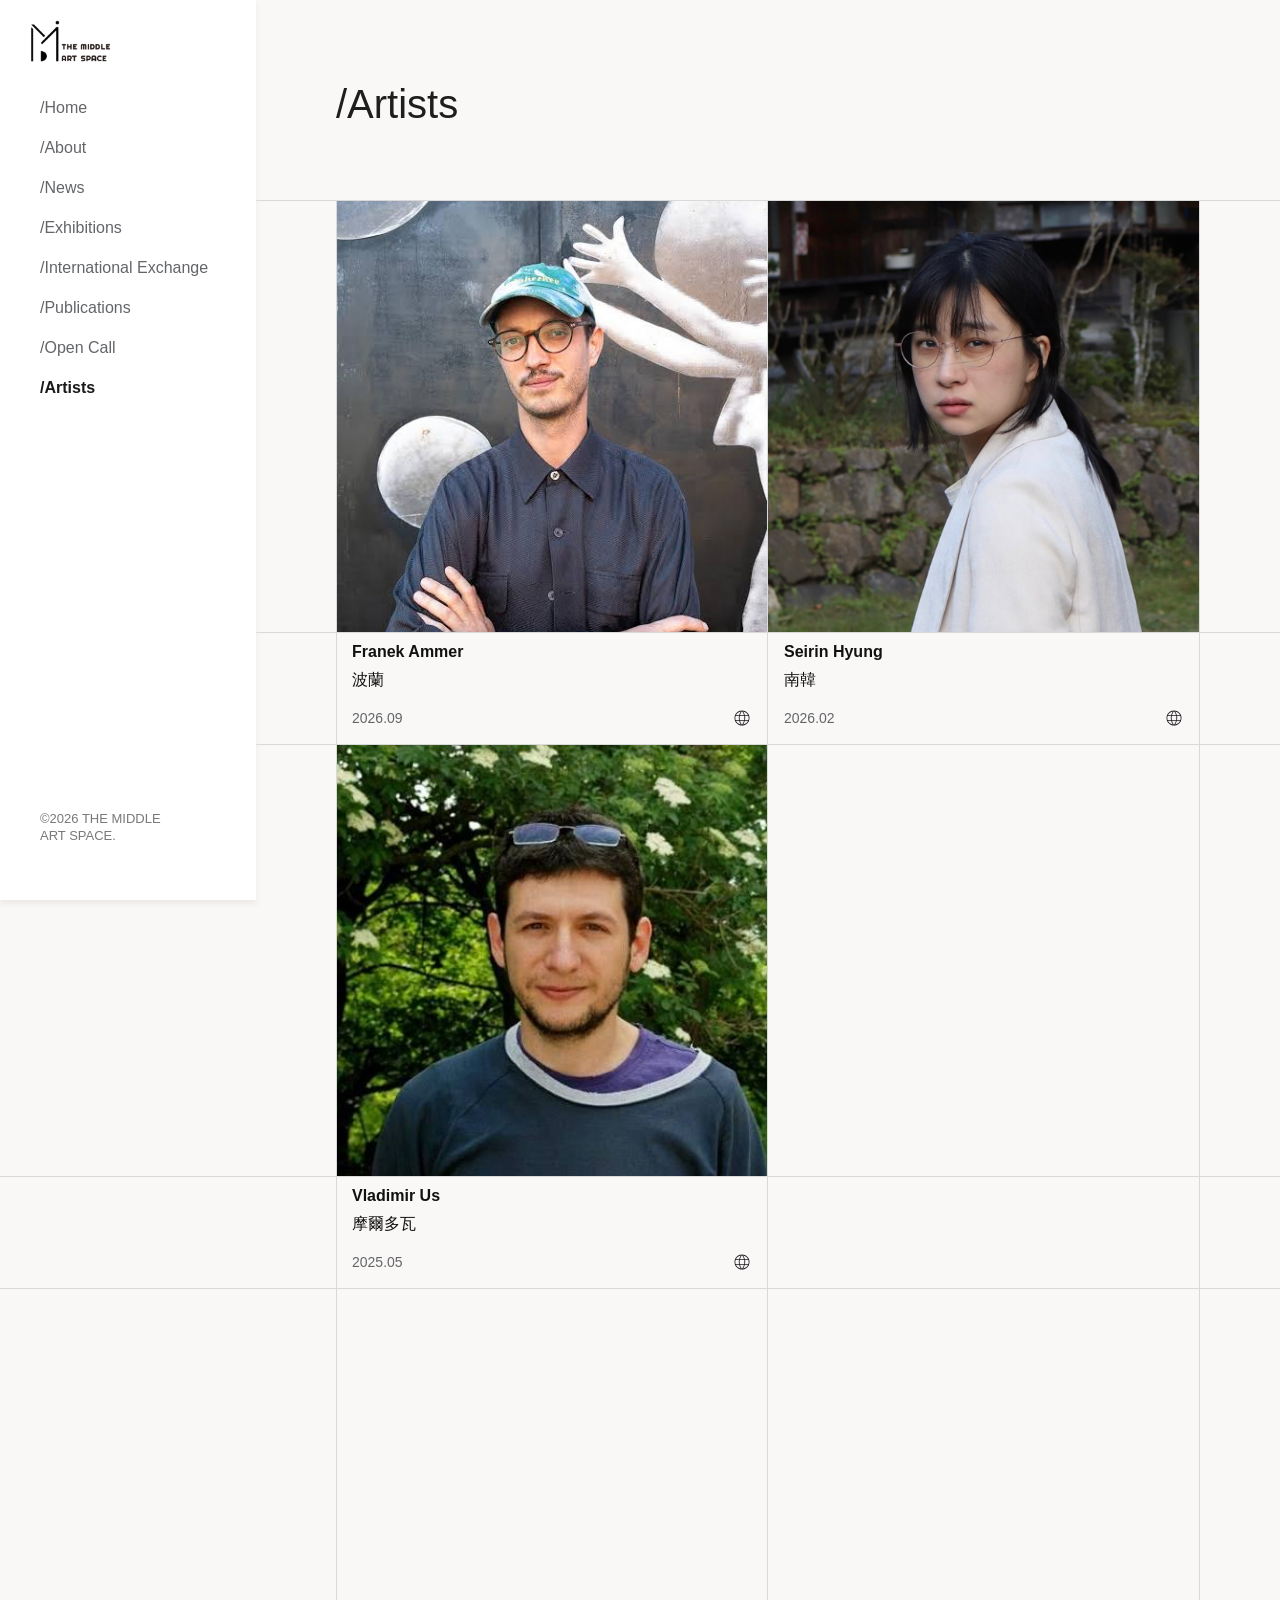
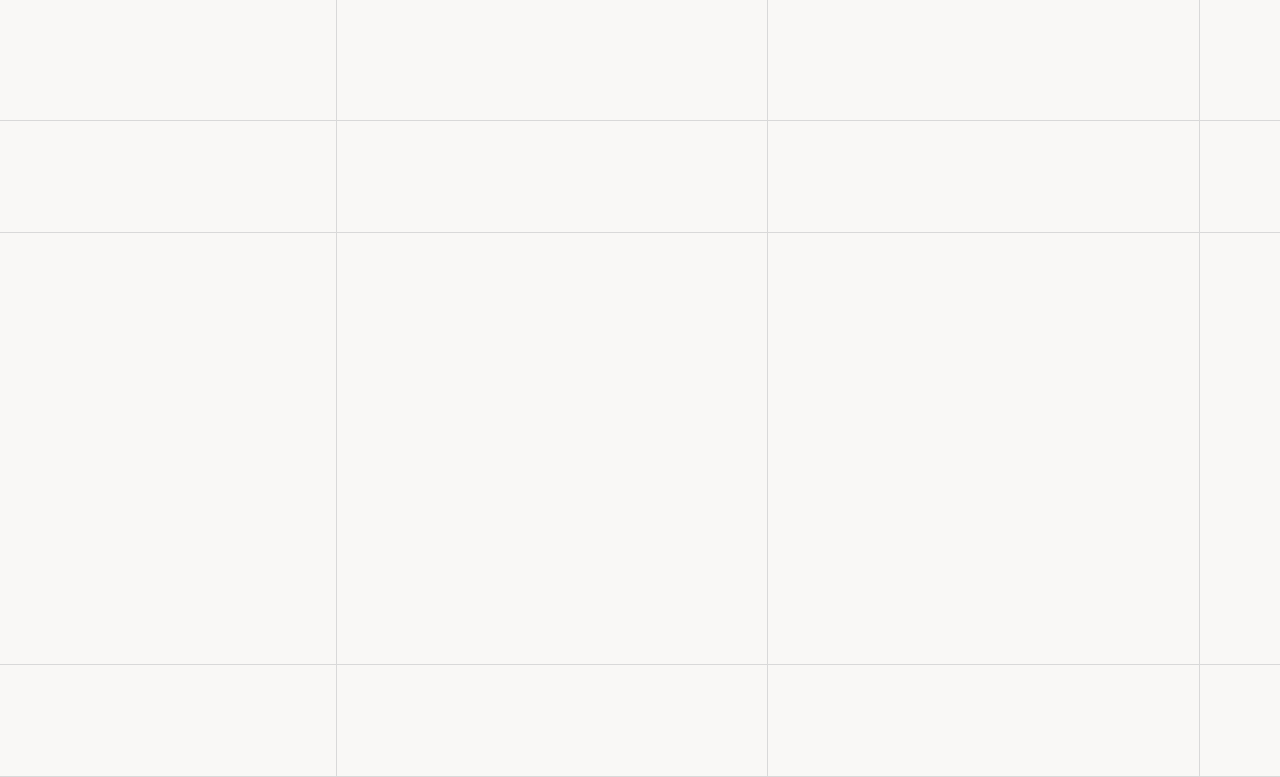
<file: artists.html>
<!doctype html>
<html lang="zh-Hant">
<head>
  <meta charset="utf-8">
  <meta name="viewport" content="width=device-width,initial-scale=1">
  <title>Artists｜米豆藝術空間</title>
  <link rel="stylesheet" href="styles.css?v=20261115-rwd">
  <link rel="stylesheet" href="pages.css?v=20261115-rwd">
  <link rel="stylesheet" href="artists.css?v=20261115-rwd">
</head>
<body class="interior artists-page">
  <aside class="sidebar" aria-label="主要選單">
    <a class="brand" href="index.html"><img src="assets/logo.png" alt="The Middle Art Space"></a>
    <nav class="nav-list">
      <a href="index.html">/Home</a>
      <a href="about.html">/About</a>
      <a href="news.html">/News</a>
      <a href="projects.html">/Exhibitions</a>
      <a href="international.html">/International Exchange</a>
      <a href="publications.html">/Publications</a>
      <a href="open-call.html">/Open Call</a>
      <a class="active" href="artists.html">/Artists</a>
    </nav>
    <div class="sidebar-meta"><p>©2026 THE MIDDLE<br>ART SPACE.</p><div class="socials"><a href="#"><img src="assets/instagram.svg" alt="Instagram"></a><a href="#"><img src="assets/facebook.svg" alt="Facebook"></a></div></div>
  </aside>

  <header class="mobile-header">
    <a href="index.html"><img src="assets/logo.png" alt="The Middle Art Space"></a>
    <button class="menu-toggle" type="button" aria-expanded="false" aria-controls="mobile-nav">Menu</button>
    <nav id="mobile-nav" class="mobile-nav"><a href="index.html">/Home</a><a href="about.html">/About</a><a href="news.html">/News</a><a href="projects.html">/Exhibitions</a><a href="international.html">/International Exchange</a><a href="publications.html">/Publications</a><a href="open-call.html">/Open Call</a><a href="artists.html">/Artists</a></nav>
  </header>

  <main class="artists-main">
    <header class="artists-heading"><h1>/Artists</h1></header>
    <section class="artists-grid" id="artists-grid" aria-label="藝術家列表">
      <article class="artist-card"><img class="artist-portrait" src="assets/artists-2026/franek.png" alt="Franek Ammer"><div class="artist-info"><div class="artist-name-country"><h2>Franek Ammer</h2><p>波蘭</p></div><div class="artist-meta"><time datetime="2026-09">2026.09</time><a class="artist-website" href="https://fotofestiwal.com/2020/en/reviewers/franek-ammer/" target="_blank" rel="noopener" aria-label="前往 Franek Ammer 網站"><img src="assets/artists-2026/language.svg" alt=""></a></div></div></article>
      <article class="artist-card"><img class="artist-portrait" src="assets/artists-2026/seirin.png" alt="Seirin Hyung"><div class="artist-info"><div class="artist-name-country"><h2>Seirin Hyung</h2><p>南韓</p></div><div class="artist-meta"><time datetime="2026-02">2026.02</time><a class="artist-website" href="https://www.seirinhyung.com/" target="_blank" rel="noopener" aria-label="前往 Seirin Hyung 網站"><img src="assets/artists-2026/language.svg" alt=""></a></div></div></article>
      <article class="artist-card"><img class="artist-portrait" src="assets/artists-2026/vladimir.png" alt="Vladimir Us"><div class="artist-info"><div class="artist-name-country"><h2>Vladimir Us</h2><p>摩爾多瓦</p></div><div class="artist-meta"><time datetime="2025-05">2025.05</time><a class="artist-website" href="https://oberliht.org/" target="_blank" rel="noopener" aria-label="前往 Vladimir Us 相關網站"><img src="assets/artists-2026/language.svg" alt=""></a></div></div></article>
      <span class="artist-card artist-card-empty" aria-hidden="true"><span class="artist-portrait"></span><span class="artist-info"></span></span>
      <span class="artist-card artist-card-empty" aria-hidden="true"><span class="artist-portrait"></span><span class="artist-info"></span></span>
      <span class="artist-card artist-card-empty" aria-hidden="true"><span class="artist-portrait"></span><span class="artist-info"></span></span>
      <span class="artist-card artist-card-empty" aria-hidden="true"><span class="artist-portrait"></span><span class="artist-info"></span></span>
      <span class="artist-card artist-card-empty" aria-hidden="true"><span class="artist-portrait"></span><span class="artist-info"></span></span>
    </section>
  </main>
  <script src="script.js?v=20261115-rwd"></script>
  <script src="artists.js?v=20261109-3"></script>
</body>
</html>
</file>
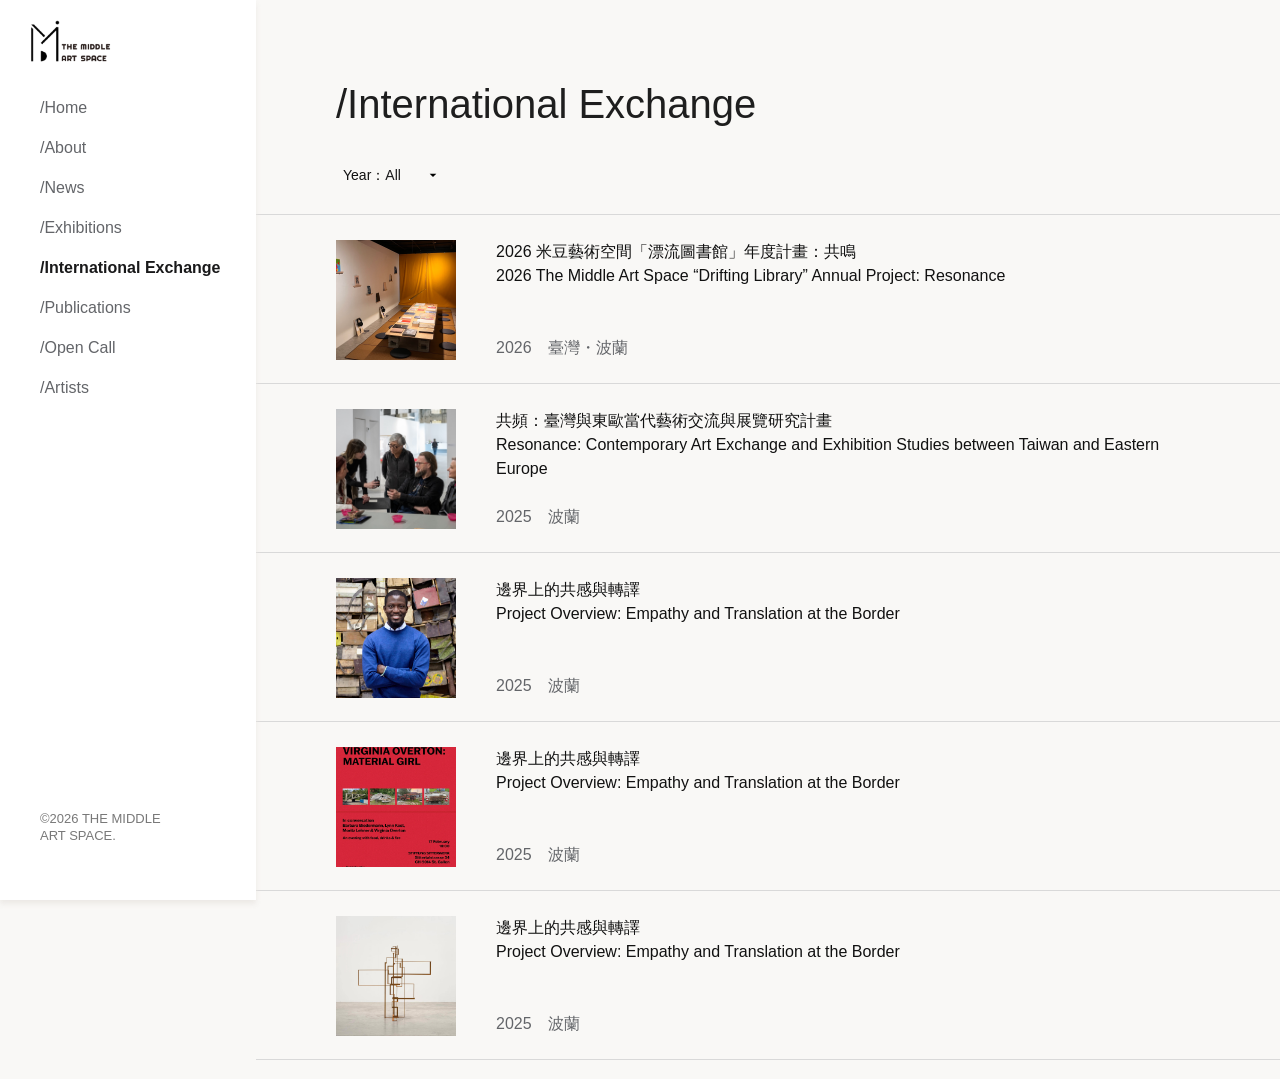
<file: international.html>
<!doctype html><html lang="zh-Hant"><head><meta charset="utf-8"><meta name="viewport" content="width=device-width,initial-scale=1"><title>International Exchange｜米豆藝術空間</title><link rel="stylesheet" href="styles.css?v=20261115-rwd"><link rel="stylesheet" href="pages.css?v=20261117-1"><link rel="stylesheet" href="exchange.css?v=20261115-rwd"><link rel="stylesheet" href="page-titles.css?v=20261115-rwd"></head><body class="interior exchange-page exhibitions-list-page">
<aside class="sidebar" aria-label="主要選單"><a class="brand" href="index.html"><img src="assets/logo.png" alt="The Middle Art Space"></a><nav class="nav-list"><a href="index.html">/Home</a><a href="about.html">/About</a><a href="news.html">/News</a><a href="projects.html">/Exhibitions</a><a class="active" href="international.html">/International Exchange</a><a href="publications.html">/Publications</a><a href="open-call.html">/Open Call</a><a href="artists.html">/Artists</a></nav><div class="sidebar-meta"><p>©2026 THE MIDDLE<br>ART SPACE.</p><div class="socials"><a href="#"><img src="assets/instagram.svg" alt="Instagram"></a><a href="#"><img src="assets/facebook.svg" alt="Facebook"></a></div></div></aside>
<header class="mobile-header"><a href="index.html"><img src="assets/logo.png" alt="The Middle Art Space"></a><button class="menu-toggle" type="button" aria-expanded="false" aria-controls="mobile-nav">Menu</button><nav id="mobile-nav" class="mobile-nav"><a href="index.html">/Home</a><a href="about.html">/About</a><a href="news.html">/News</a><a href="projects.html">/Exhibitions</a><a href="international.html">/International Exchange</a><a href="publications.html">/Publications</a><a href="open-call.html">/Open Call</a><a href="artists.html">/Artists</a></nav></header>
<main class="interior-main"><header class="exhibitions-list-heading"><h1>/International Exchange</h1><label class="year-control">Year：<select aria-label="依年份篩選國際專案"><option>All</option><option>2026</option><option>2025</option></select><img class="year-arrow" src="assets/exhibitions-figma/arrow-drop-down.svg" alt=""></label></header><section class="exchange-list" aria-label="國際專案列表">
  <a class="exchange-item" href="international-project/index.html"><img src="assets/international-2026/image-24.png" alt="2026 米豆藝術空間漂流圖書館年度計畫：共鳴"><div class="exchange-copy"><h2>2026 米豆藝術空間「漂流圖書館」年度計畫：共鳴<span>2026 The Middle Art Space “Drifting Library” Annual Project: Resonance</span></h2><p class="exchange-meta"><span>2026</span><span>臺灣・波蘭</span></p></div></a>
  <a class="exchange-item" href="https://themiddleartspace.com/" target="_blank" rel="noopener noreferrer"><img src="assets/exchange-1.jpg" alt="共頻：臺灣與東歐當代藝術交流與展覽研究計畫"><div class="exchange-copy"><h2>共頻：臺灣與東歐當代藝術交流與展覽研究計畫<span>Resonance: Contemporary Art Exchange and Exhibition Studies between Taiwan and Eastern Europe</span></h2><p class="exchange-meta"><span>2025</span><span>波蘭</span></p></div></a>
  <a class="exchange-item" href="#"><img src="assets/news-2.png" alt="藝術家 Ibrahim Mahama"><div class="exchange-copy"><h2>邊界上的共感與轉譯<span>Project Overview: Empathy and Translation at the Border</span></h2><p class="exchange-meta"><span>2025</span><span>波蘭</span></p></div></a>
  <a class="exchange-item" href="#"><img src="assets/news-3.png" alt="Virginia Overton Material Girl"><div class="exchange-copy"><h2>邊界上的共感與轉譯<span>Project Overview: Empathy and Translation at the Border</span></h2><p class="exchange-meta"><span>2025</span><span>波蘭</span></p></div></a>
  <a class="exchange-item" href="#"><img src="assets/news-4.png" alt="White Cube at Frieze Los Angeles"><div class="exchange-copy"><h2>邊界上的共感與轉譯<span>Project Overview: Empathy and Translation at the Border</span></h2><p class="exchange-meta"><span>2025</span><span>波蘭</span></p></div></a>
</section></main><script src="script.js?v=20261115-rwd"></script></body></html>
</file>
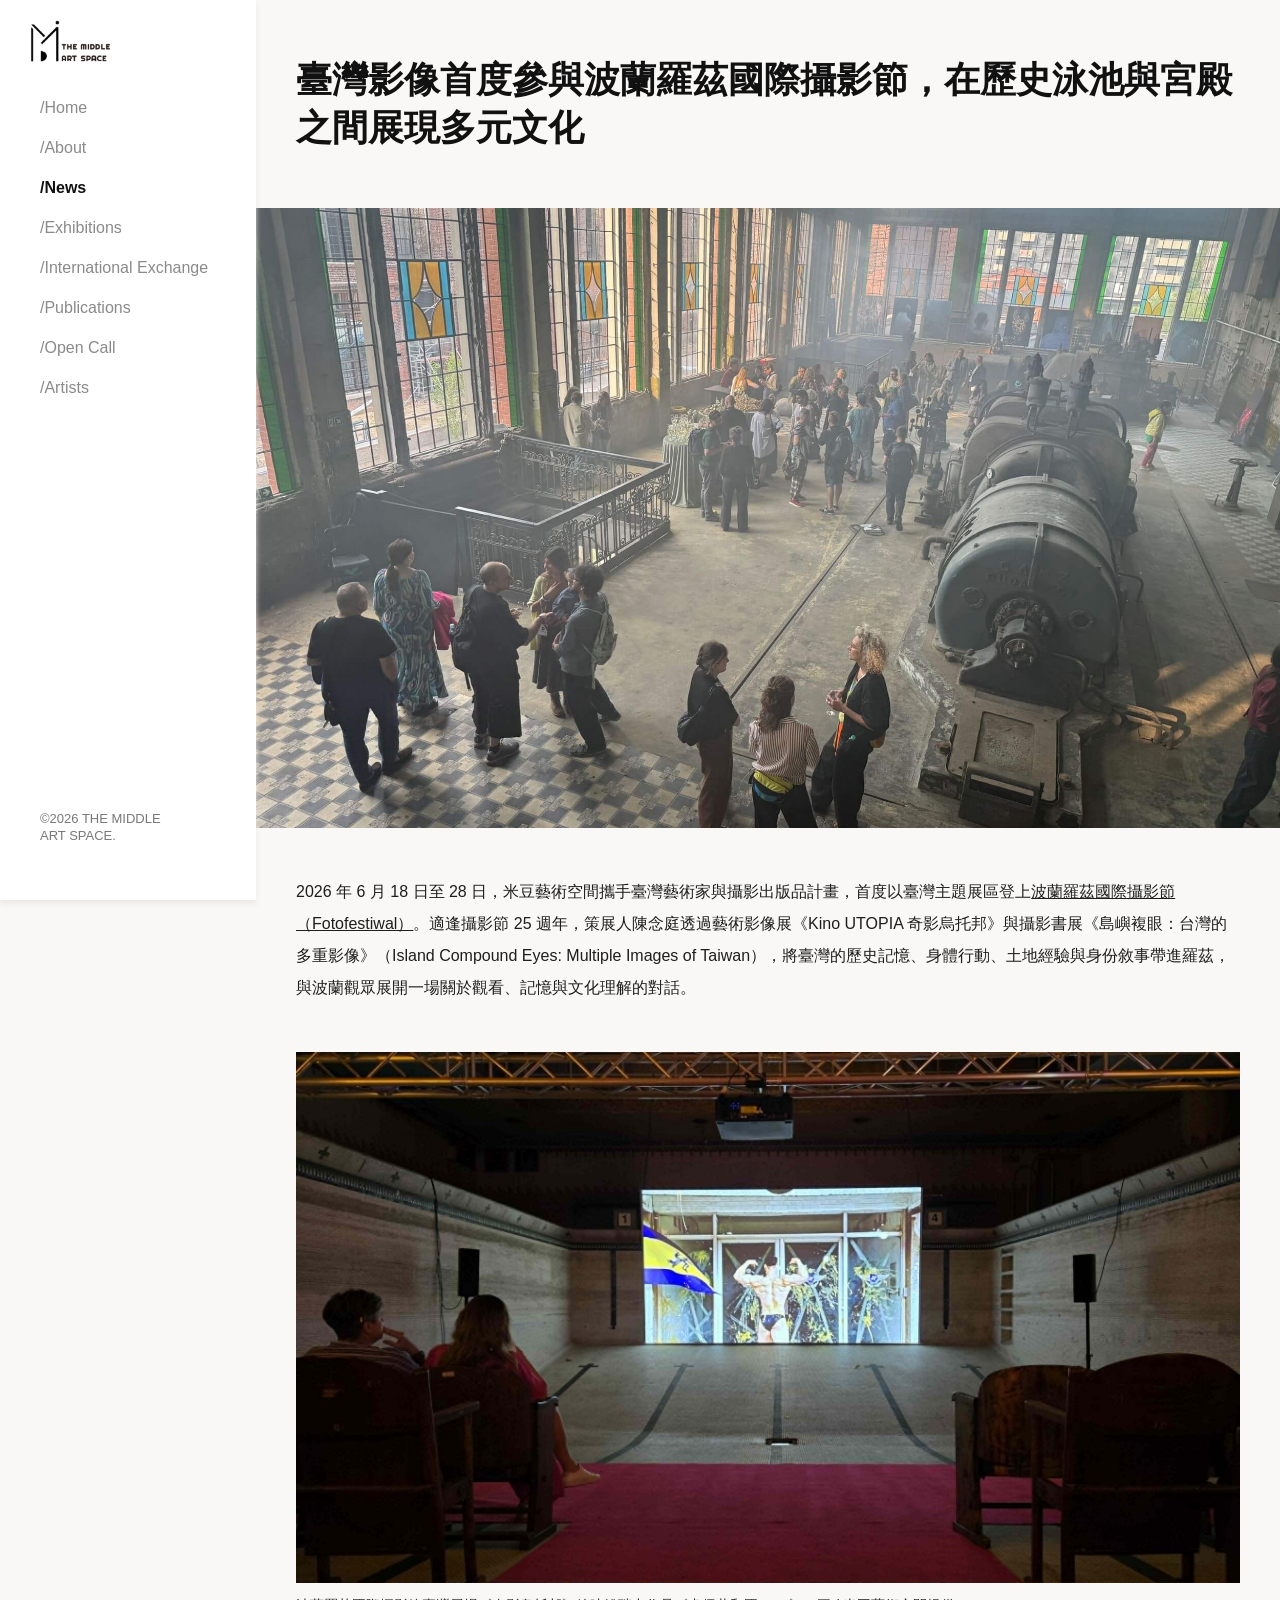
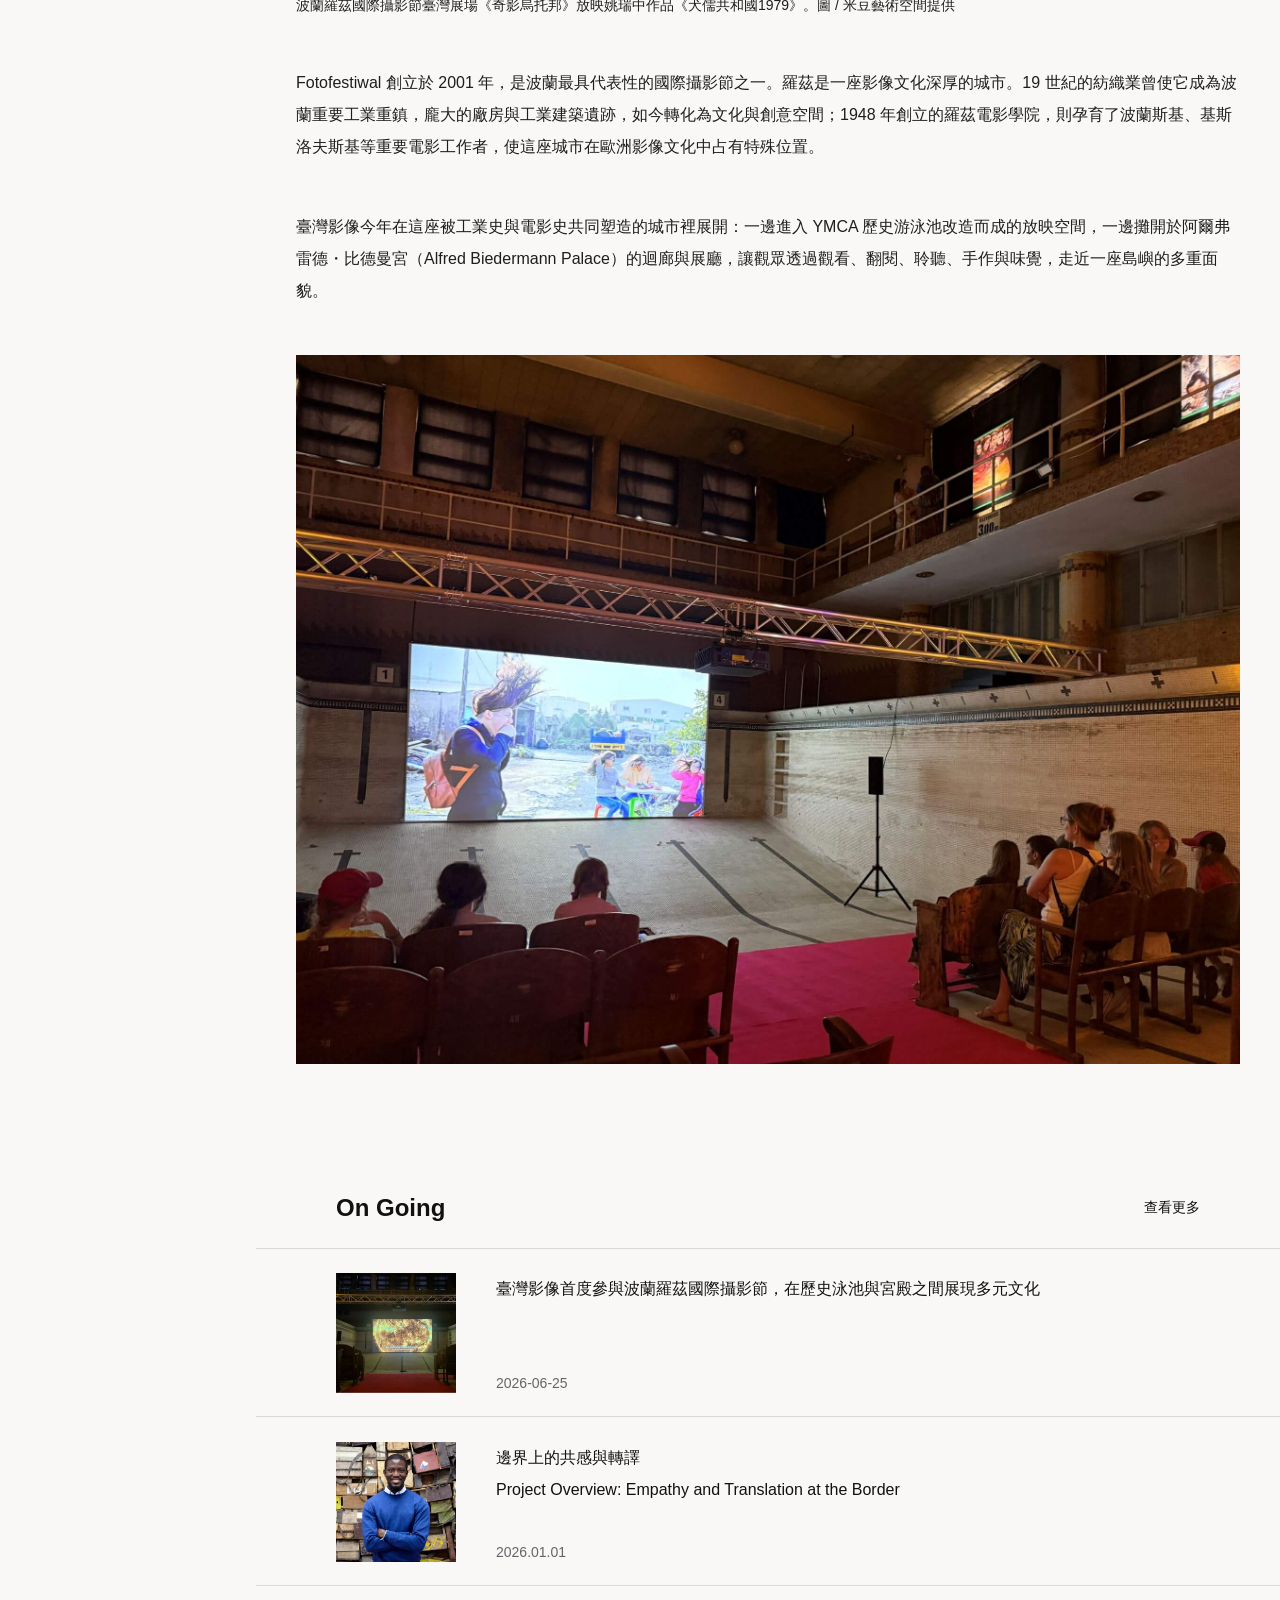
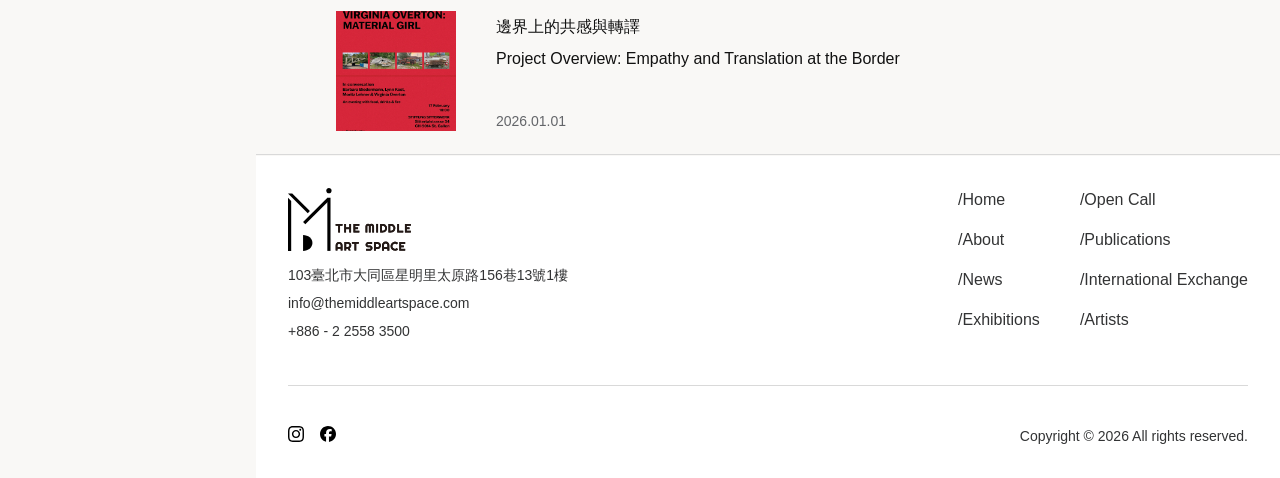
<file: news-detail.html>
<!doctype html>
<html lang="zh-Hant">
<head>
  <meta charset="utf-8">
  <meta name="viewport" content="width=device-width,initial-scale=1">
  <title>臺灣影像首度參與波蘭羅茲國際攝影節｜米豆藝術空間</title>
  <link rel="stylesheet" href="styles.css?v=20261115-rwd">
  <link rel="stylesheet" href="detail.css?v=20261115-rwd">
</head>
<body class="detail-page news-detail">
  <aside class="sidebar" aria-label="主要選單"><a class="brand" href="index.html"><img src="assets/logo.png" alt="The Middle Art Space"></a><nav class="nav-list"><a href="index.html">/Home</a><a href="about.html">/About</a><a class="active" href="news.html">/News</a><a href="projects.html">/Exhibitions</a><a href="international.html">/International Exchange</a><a href="publications.html">/Publications</a><a href="open-call.html">/Open Call</a><a href="artists.html">/Artists</a></nav><div class="sidebar-meta"><p>©2026 THE MIDDLE<br>ART SPACE.</p><div class="socials"><a href="#"><img src="assets/instagram.svg" alt="Instagram"></a><a href="#"><img src="assets/facebook.svg" alt="Facebook"></a></div></div></aside>
  <header class="mobile-header"><a href="index.html"><img src="assets/logo.png" alt="The Middle Art Space"></a><button class="menu-toggle" type="button" aria-expanded="false" aria-controls="mobile-nav">Menu</button><nav id="mobile-nav" class="mobile-nav"><a href="index.html">/Home</a><a href="about.html">/About</a><a href="news.html">/News</a><a href="projects.html">/Exhibitions</a><a href="international.html">/International Exchange</a><a href="publications.html">/Publications</a><a href="open-call.html">/Open Call</a><a href="artists.html">/Artists</a></nav></header>
  <main class="detail-main">
    <article class="detail-wrap">
      <h1 class="detail-title">臺灣影像首度參與波蘭羅茲國際攝影節，在歷史泳池與宮殿之間展現多元文化</h1>
      <img class="detail-hero" src="assets/news-detail/hero.png" alt="波蘭羅茲國際攝影節展覽現場">
      <div class="detail-body detail-copy">
        <p>2026 年 6 月 18 日至 28 日，米豆藝術空間攜手臺灣藝術家與攝影出版品計畫，首度以臺灣主題展區登上<a href="https://fotofestiwal.com/2026/en/" target="_blank" rel="noreferrer">波蘭羅茲國際攝影節（Fotofestiwal）</a>。適逢攝影節 25 週年，策展人陳念庭透過藝術影像展《Kino UTOPIA 奇影烏托邦》與攝影書展《島嶼複眼：台灣的多重影像》（Island Compound Eyes: Multiple Images of Taiwan），將臺灣的歷史記憶、身體行動、土地經驗與身份敘事帶進羅茲，與波蘭觀眾展開一場關於觀看、記憶與文化理解的對話。</p>
        <img class="detail-image" src="assets/news-detail/image-2.png" alt="奇影烏托邦放映現場">
        <p class="detail-caption">波蘭羅茲國際攝影節臺灣展場《奇影烏托邦》放映姚瑞中作品《犬儒共和國1979》。圖 / 米豆藝術空間提供</p>
        <p>Fotofestiwal 創立於 2001 年，是波蘭最具代表性的國際攝影節之一。羅茲是一座影像文化深厚的城市。19 世紀的紡織業曾使它成為波蘭重要工業重鎮，龐大的廠房與工業建築遺跡，如今轉化為文化與創意空間；1948 年創立的羅茲電影學院，則孕育了波蘭斯基、基斯洛夫斯基等重要電影工作者，使這座城市在歐洲影像文化中占有特殊位置。</p>
        <p>臺灣影像今年在這座被工業史與電影史共同塑造的城市裡展開：一邊進入 YMCA 歷史游泳池改造而成的放映空間，一邊攤開於阿爾弗雷德・比德曼宮（Alfred Biedermann Palace）的迴廊與展廳，讓觀眾透過觀看、翻閱、聆聽、手作與味覺，走近一座島嶼的多重面貌。</p>
        <img class="detail-image" src="assets/news-detail/image-3.png" alt="歷史泳池中的影像展演">
      </div>
      <section class="ongoing"><div class="ongoing-head"><h2>On Going</h2><a href="news.html">查看更多</a></div><div class="ongoing-list">
        <a class="ongoing-row" href="news-detail.html"><img src="assets/news-list.jpg" alt=""><div><h3>臺灣影像首度參與波蘭羅茲國際攝影節，在歷史泳池與宮殿之間展現多元文化</h3><time>2026-06-25</time></div></a>
        <a class="ongoing-row" href="#"><img src="assets/news-2.png" alt=""><div><h3>邊界上的共感與轉譯<br>Project Overview: Empathy and Translation at the Border</h3><time>2026.01.01</time></div></a>
        <a class="ongoing-row" href="#"><img src="assets/news-3.png" alt=""><div><h3>邊界上的共感與轉譯<br>Project Overview: Empathy and Translation at the Border</h3><time>2026.01.01</time></div></a>
      </div></section>
    </article>
    <footer class="footer">
      <div class="footer-top">
        <div class="footer-brand">
          <div class="footer-logo-slot"><img src="assets/footer-logo-v3.svg" alt="The Middle Art Space"></div>
          <p>103臺北市大同區星明里太原路156巷13號1樓<br>info@themiddleartspace.com<br>+886 - 2 2558 3500</p>
        </div>
        <nav class="footer-nav" aria-label="Footer navigation">
          <div class="footer-nav-column"><a href="index.html">/Home</a><a href="about.html">/About</a><a href="news.html">/News</a><a href="projects.html">/Exhibitions</a></div>
          <div class="footer-nav-column"><a href="open-call.html">/Open Call</a><a href="publications.html">/Publications</a><a href="international.html">/International Exchange</a><a href="artists.html">/Artists</a></div>
        </nav>
      </div>
      <div class="footer-divider" aria-hidden="true"></div>
      <div class="footer-bottom"><div class="footer-socials"><a href="#" aria-label="Instagram"><img src="assets/footer-instagram.svg" alt=""></a><a href="#" aria-label="Facebook"><img src="assets/footer-facebook.svg" alt=""></a></div><p>Copyright © 2026 All rights reserved.</p></div>
    </footer>
  </main>
  <script src="script.js?v=20261115-rwd"></script>
</body>
</html>
</file>
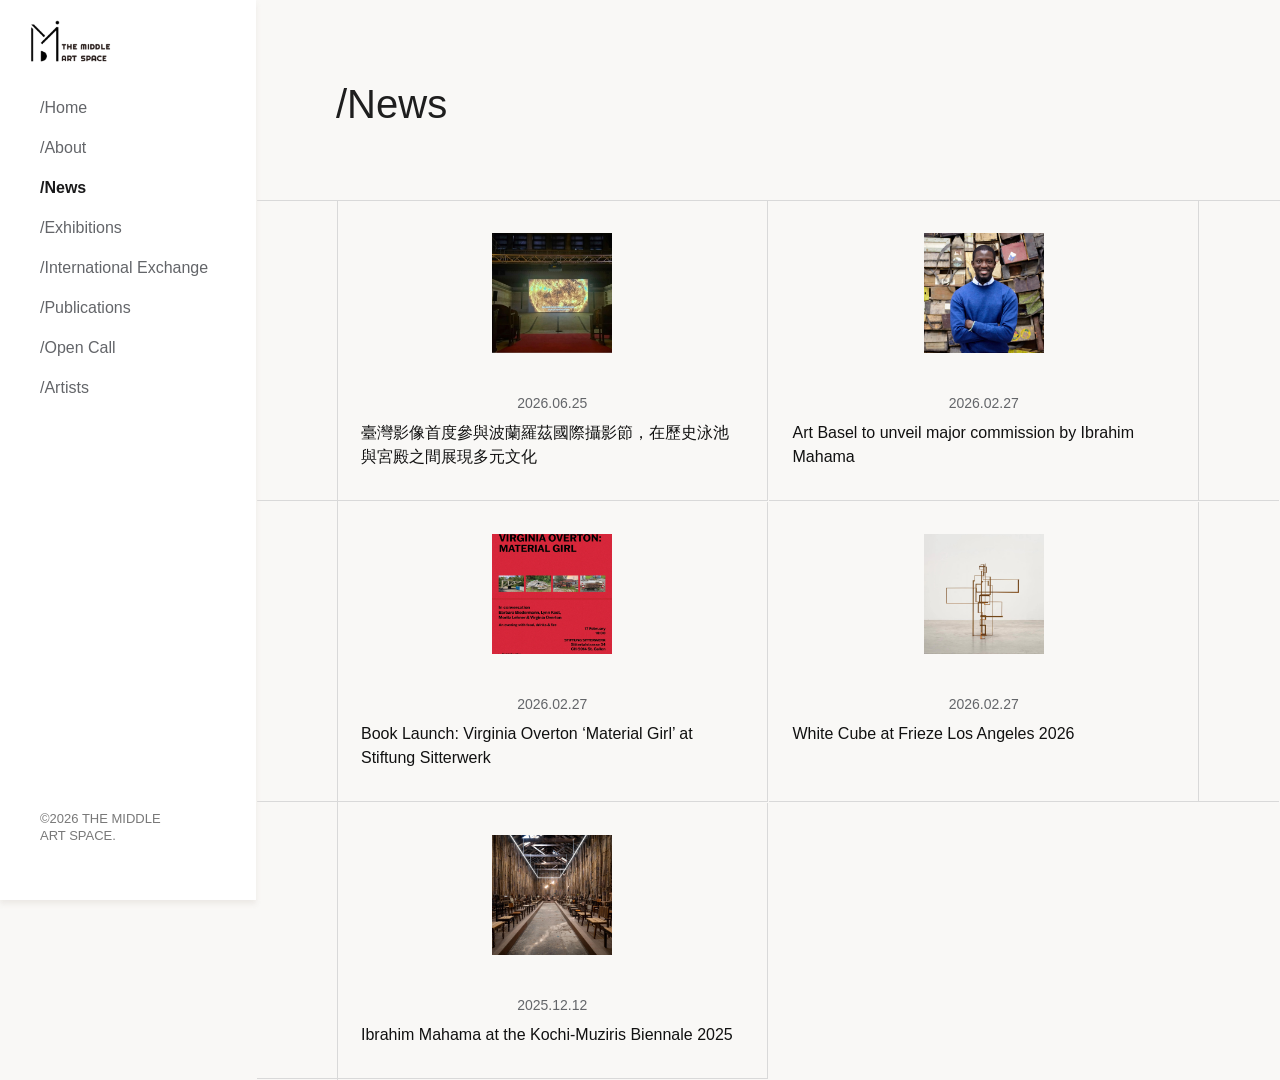
<file: news.html>
<!doctype html><html lang="zh-Hant"><head><meta charset="utf-8"><meta name="viewport" content="width=device-width,initial-scale=1"><title>News｜米豆藝術空間</title><link rel="stylesheet" href="styles.css?v=20261115-rwd"><link rel="stylesheet" href="pages.css?v=20261115-rwd"><link rel="stylesheet" href="page-titles.css?v=20261115-rwd"></head><body class="interior exhibitions-page news-grid-page">
<aside class="sidebar" aria-label="主要選單"><a class="brand" href="index.html"><img src="assets/logo.png" alt="The Middle Art Space"></a><nav class="nav-list"><a href="index.html">/Home</a><a href="about.html">/About</a><a class="active" href="news.html">/News</a><a href="projects.html">/Exhibitions</a><a href="international.html">/International Exchange</a><a href="publications.html">/Publications</a><a href="open-call.html">/Open Call</a><a href="artists.html">/Artists</a></nav><div class="sidebar-meta"><p>©2026 THE MIDDLE<br>ART SPACE.</p><div class="socials"><a href="#"><img src="assets/instagram.svg" alt="Instagram"></a><a href="#"><img src="assets/facebook.svg" alt="Facebook"></a></div></div></aside>
<header class="mobile-header"><a href="index.html"><img src="assets/logo.png" alt="The Middle Art Space"></a><button class="menu-toggle" type="button" aria-expanded="false" aria-controls="mobile-nav">Menu</button><nav id="mobile-nav" class="mobile-nav"><a href="index.html">/Home</a><a href="about.html">/About</a><a href="news.html">/News</a><a href="projects.html">/Exhibitions</a><a href="international.html">/International Exchange</a><a href="publications.html">/Publications</a><a href="open-call.html">/Open Call</a><a href="artists.html">/Artists</a></nav></header>
<main class="interior-main"><header class="exhibitions-heading"><h1>/News</h1></header>
<section class="project-grid news-card-grid" aria-label="所有最新消息">
  <a class="project-card news-card" href="news-detail.html"><img src="assets/news-list.jpg" alt="歷史泳池中的影像展演"><div class="news-card-copy"><time>2026.06.25</time><h2>臺灣影像首度參與波蘭羅茲國際攝影節，在歷史泳池與宮殿之間展現多元文化</h2></div></a>
  <a class="project-card news-card" href="#"><img src="assets/news-2.png" alt="藝術家 Ibrahim Mahama"><div class="news-card-copy"><time>2026.02.27</time><h2>Art Basel to unveil major commission by Ibrahim Mahama</h2></div></a>
  <a class="project-card news-card" href="#"><img src="assets/news-3.png" alt="Virginia Overton Material Girl"><div class="news-card-copy"><time>2026.02.27</time><h2>Book Launch: Virginia Overton ‘Material Girl’ at Stiftung Sitterwerk</h2></div></a>
  <a class="project-card news-card" href="#"><img src="assets/news-4.png" alt="White Cube at Frieze Los Angeles"><div class="news-card-copy"><time>2026.02.27</time><h2>White Cube at Frieze Los Angeles 2026</h2></div></a>
  <a class="project-card news-card" href="#"><img src="assets/news-1.png" alt="國際雙年展展覽現場"><div class="news-card-copy"><time>2025.12.12</time><h2>Ibrahim Mahama at the Kochi-Muziris Biennale 2025</h2></div></a>
  <span class="project-card news-empty" aria-hidden="true"></span>
  <span class="project-card news-empty" aria-hidden="true"></span>
  <span class="project-card news-empty" aria-hidden="true"></span>
  <span class="news-grid-columns" aria-hidden="true"></span>
</section></main><script src="script.js?v=20261115-rwd"></script></body></html>
</file>
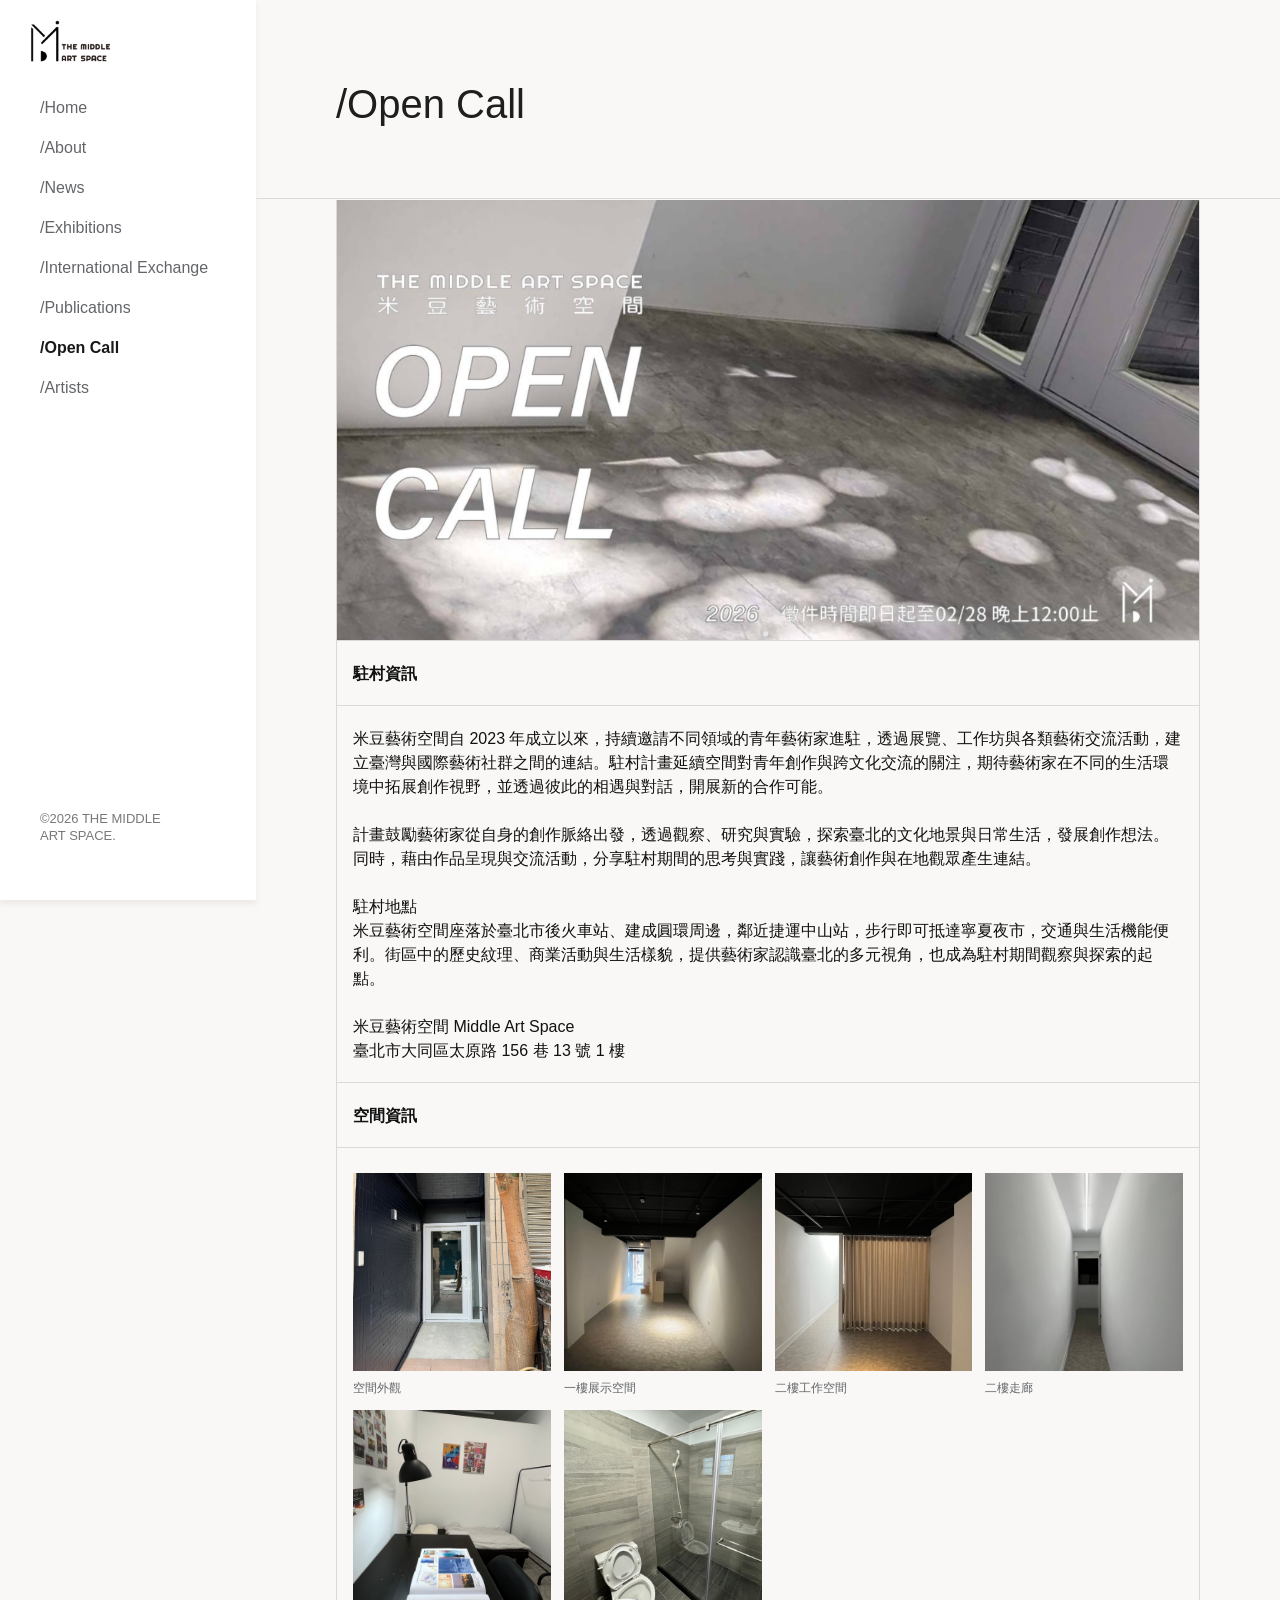
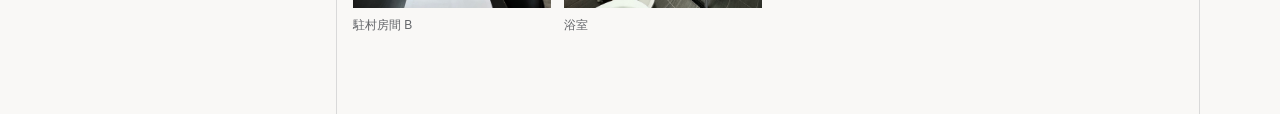
<file: open-call.html>
<!doctype html>
<html lang="zh-Hant">
<head>
  <meta charset="utf-8">
  <meta name="viewport" content="width=device-width,initial-scale=1">
  <title>Open Call｜米豆藝術空間</title>
  <link rel="stylesheet" href="styles.css?v=20261115-rwd">
  <link rel="stylesheet" href="pages.css?v=20261115-rwd">
  <link rel="stylesheet" href="page-titles.css?v=20261115-rwd">
  <link rel="stylesheet" href="open-call.css?v=20261115-rwd">
</head>
<body class="interior open-call-page">
  <aside class="sidebar" aria-label="主要選單">
    <a class="brand" href="index.html"><img src="assets/logo.png" alt="The Middle Art Space"></a>
    <nav class="nav-list">
      <a href="index.html">/Home</a>
      <a href="about.html">/About</a>
      <a href="news.html">/News</a>
      <a href="projects.html">/Exhibitions</a>
      <a href="international.html">/International Exchange</a>
      <a href="publications.html">/Publications</a>
      <a class="active" href="open-call.html">/Open Call</a>
      <a href="artists.html">/Artists</a>
    </nav>
    <div class="sidebar-meta"><p>©2026 THE MIDDLE<br>ART SPACE.</p><div class="socials"><a href="#"><img src="assets/instagram.svg" alt="Instagram"></a><a href="#"><img src="assets/facebook.svg" alt="Facebook"></a></div></div>
  </aside>

  <header class="mobile-header">
    <a href="index.html"><img src="assets/logo.png" alt="The Middle Art Space"></a>
    <button class="menu-toggle" type="button" aria-expanded="false" aria-controls="mobile-nav">Menu</button>
    <nav id="mobile-nav" class="mobile-nav"><a href="index.html">/Home</a><a href="about.html">/About</a><a href="news.html">/News</a><a href="projects.html">/Exhibitions</a><a href="international.html">/International Exchange</a><a href="publications.html">/Publications</a><a class="active" href="open-call.html">/Open Call</a><a href="artists.html">/Artists</a></nav>
  </header>

  <main class="open-call-main">
    <h1 class="page-heading">/Open Call</h1>
    <div class="open-call-frame">
      <img class="open-call-hero" id="open-call-hero" src="assets/open-call/banner.png" alt="米豆藝術空間駐村計畫空間與活動影像">

      <section class="open-call-section residency-section" aria-labelledby="residency-title">
        <header class="open-call-section-heading"><h2 id="residency-title">駐村資訊</h2></header>
        <div class="residency-copy" id="residency-copy">
          <p>米豆藝術空間自 2023 年成立以來，持續邀請不同領域的青年藝術家進駐，透過展覽、工作坊與各類藝術交流活動，建立臺灣與國際藝術社群之間的連結。駐村計畫延續空間對青年創作與跨文化交流的關注，期待藝術家在不同的生活環境中拓展創作視野，並透過彼此的相遇與對話，開展新的合作可能。</p>
          <p>計畫鼓勵藝術家從自身的創作脈絡出發，透過觀察、研究與實驗，探索臺北的文化地景與日常生活，發展創作想法。同時，藉由作品呈現與交流活動，分享駐村期間的思考與實踐，讓藝術創作與在地觀眾產生連結。</p>
          <p>駐村地點<br>米豆藝術空間座落於臺北市後火車站、建成圓環周邊，鄰近捷運中山站，步行即可抵達寧夏夜市，交通與生活機能便利。街區中的歷史紋理、商業活動與生活樣貌，提供藝術家認識臺北的多元視角，也成為駐村期間觀察與探索的起點。</p>
          <p>米豆藝術空間 Middle Art Space<br>臺北市大同區太原路 156 巷 13 號 1 樓</p>
        </div>
      </section>

      <section class="open-call-section space-section" aria-labelledby="space-title">
        <header class="open-call-section-heading"><h2 id="space-title">空間資訊</h2></header>
        <div class="space-gallery" id="space-gallery">
          <figure><img src="assets/open-call/outside.png" alt="米豆藝術空間外觀"><figcaption>空間外觀</figcaption></figure>
          <figure><img src="assets/open-call/first-floor.png" alt="米豆藝術空間一樓"><figcaption>一樓展示空間</figcaption></figure>
          <figure><img src="assets/open-call/second-floor.png" alt="米豆藝術空間二樓"><figcaption>二樓工作空間</figcaption></figure>
          <figure><img src="assets/open-call/second-floor-corridor.jpg" alt="米豆藝術空間二樓走廊"><figcaption>二樓走廊</figcaption></figure>
          <figure><img src="assets/open-call/bedroom-b.png" alt="駐村臥室空間二"><figcaption>駐村房間 B</figcaption></figure>
          <figure><img src="assets/open-call/showerroom.png" alt="駐村淋浴空間"><figcaption>浴室</figcaption></figure>
        </div>
      </section>
    </div>
  </main>
  <script src="script.js?v=20261115-rwd"></script>
  <script src="open-call.js?v=20261108-1"></script>
</body>
</html>
</file>
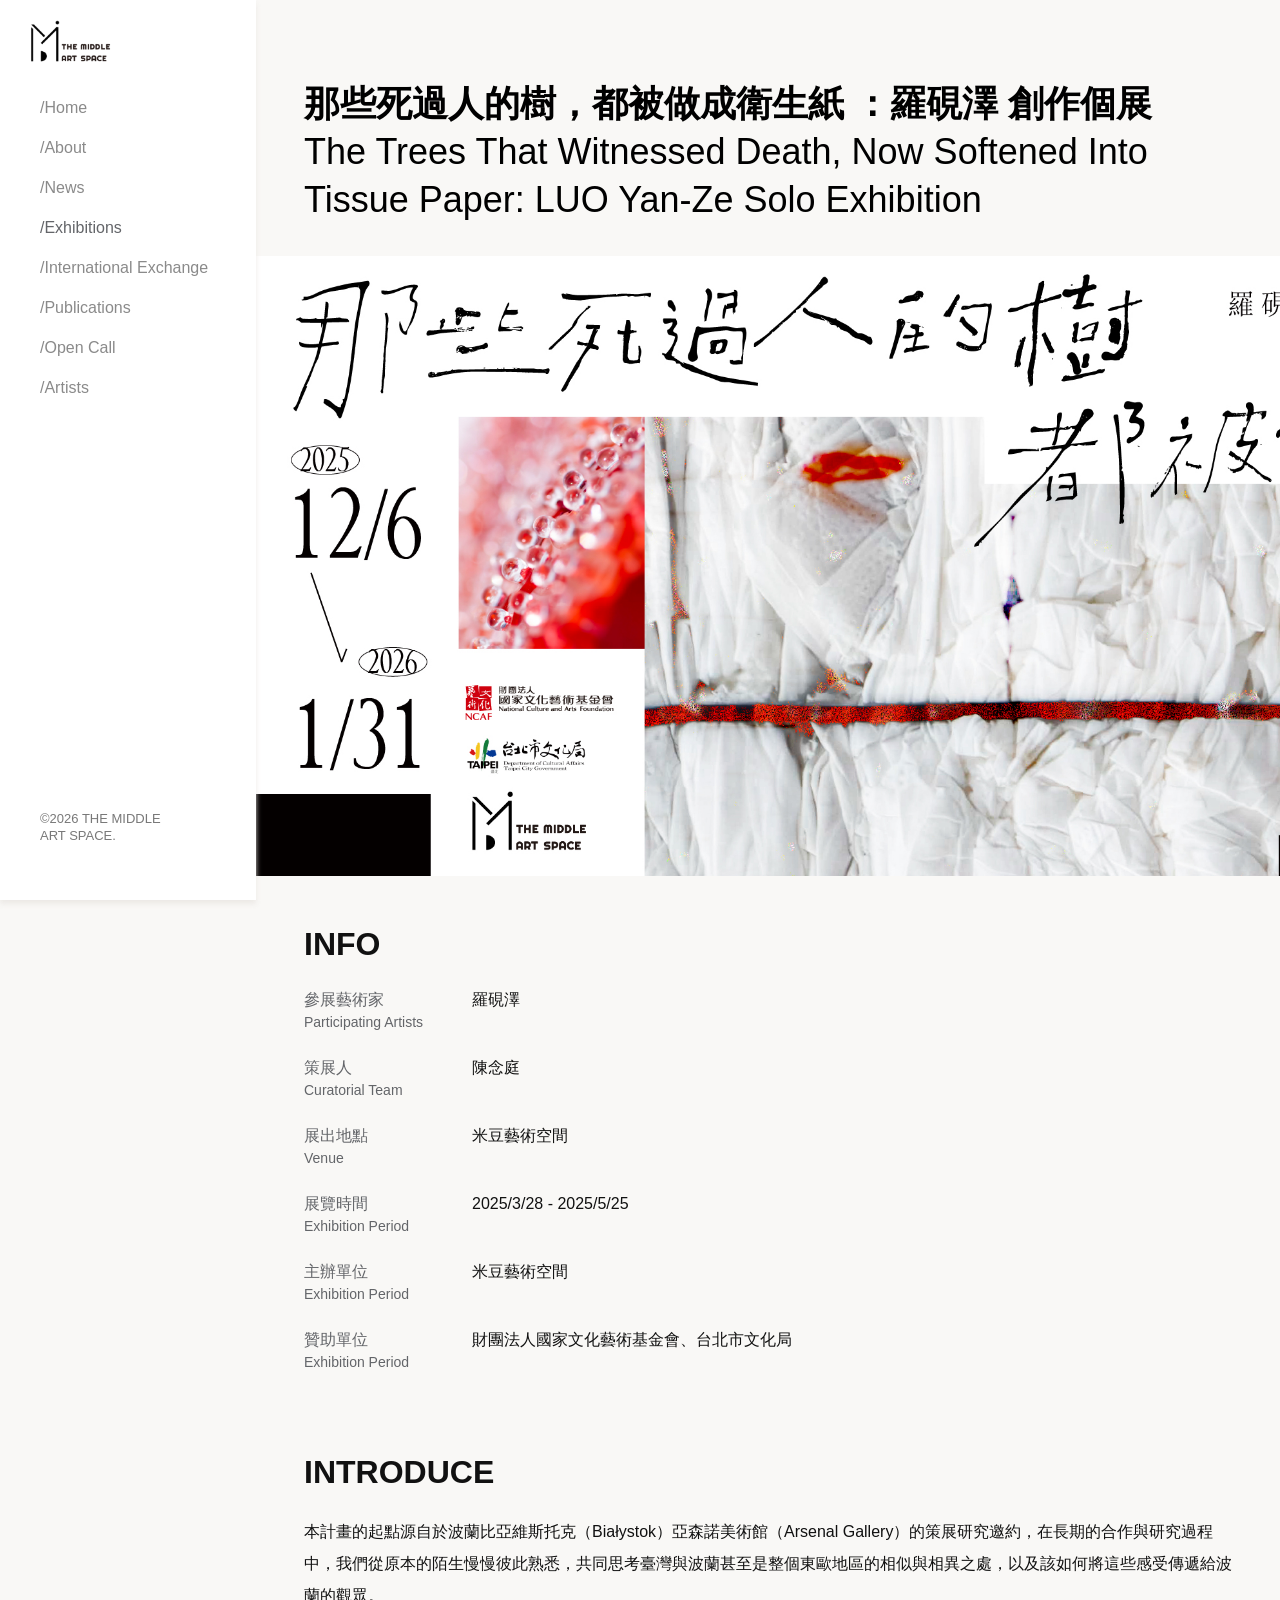
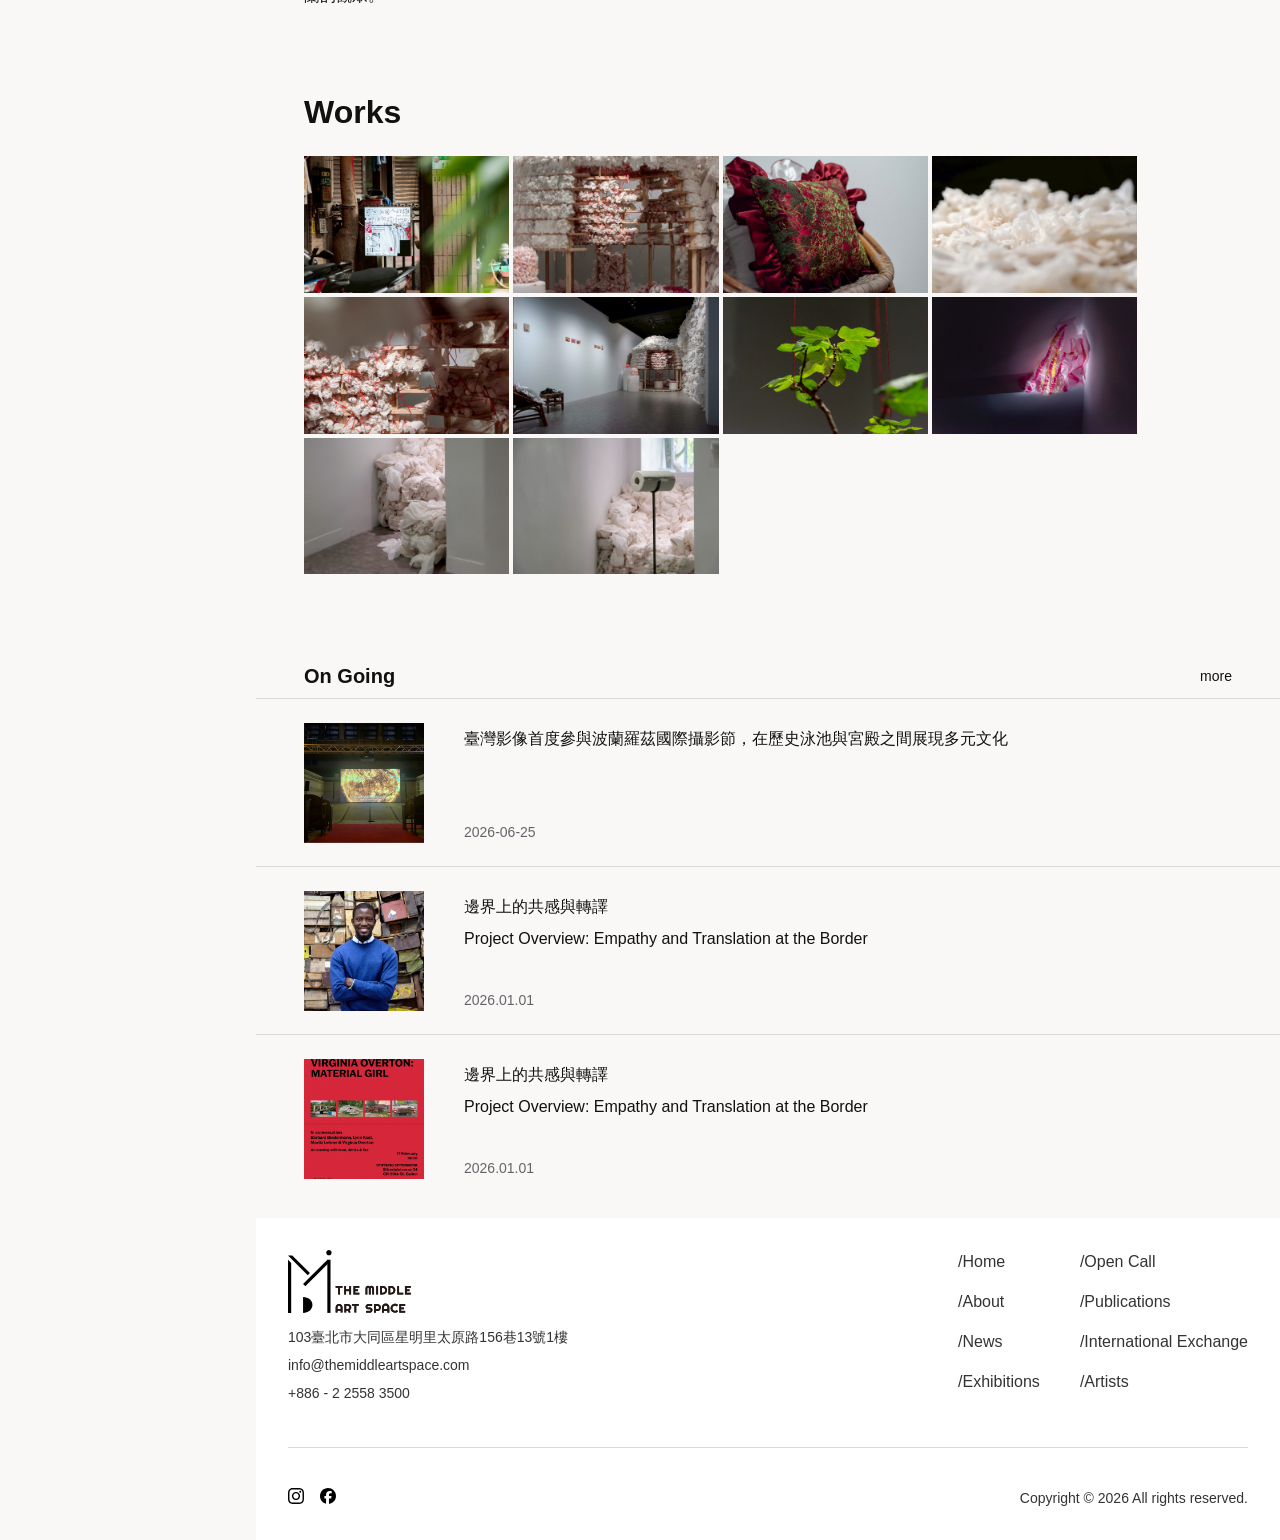
<file: project-detail.html>
<!doctype html>
<html lang="zh-Hant">
<head>
  <meta charset="utf-8">
  <meta name="viewport" content="width=device-width,initial-scale=1">
  <title>那些死過人的樹，都被做成衛生紙｜米豆藝術空間</title>
  <link rel="stylesheet" href="styles.css?v=20261115-rwd">
  <link rel="stylesheet" href="detail.css?v=20261115-rwd">
</head>
<body class="detail-page project-detail">
  <aside class="sidebar" aria-label="主要選單"><a class="brand" href="index.html"><img src="assets/logo.png" alt="The Middle Art Space"></a><nav class="nav-list"><a href="index.html">/Home</a><a href="about.html">/About</a><a href="news.html">/News</a><a class="active" href="projects.html">/Exhibitions</a><a href="international.html">/International Exchange</a><a href="publications.html">/Publications</a><a href="open-call.html">/Open Call</a><a href="artists.html">/Artists</a></nav><div class="sidebar-meta"><p>©2026 THE MIDDLE<br>ART SPACE.</p><div class="socials"><a href="#"><img src="assets/instagram.svg" alt="Instagram"></a><a href="#"><img src="assets/facebook.svg" alt="Facebook"></a></div></div></aside>
  <header class="mobile-header"><a href="index.html"><img src="assets/logo.png" alt="The Middle Art Space"></a><button class="menu-toggle" type="button" aria-expanded="false" aria-controls="mobile-nav">Menu</button><nav id="mobile-nav" class="mobile-nav"><a href="index.html">/Home</a><a href="about.html">/About</a><a href="news.html">/News</a><a href="projects.html">/Exhibitions</a><a href="international.html">/International Exchange</a><a href="publications.html">/Publications</a><a href="open-call.html">/Open Call</a><a href="artists.html">/Artists</a></nav></header>
  <main class="detail-main">
    <article class="detail-wrap">
      <div class="project-hero-shell">
        <h1 class="detail-title"><span>那些死過人的樹，都被做成衛生紙 ：羅硯澤 創作個展</span><span>The Trees That Witnessed Death, Now Softened Into Tissue Paper: LUO Yan-Ze Solo Exhibition</span></h1>
        <img class="detail-hero" src="assets/project-detail/hero.png" alt="那些死過人的樹，都被做成衛生紙展覽主視覺">
      </div>
      <div class="project-content-shell">
        <div class="detail-body">
        <section id="exhibition-info" class="detail-section"><h2>INFO</h2><dl class="detail-section-content info-list">
          <div class="info-row"><dt>參展藝術家<span>Participating Artists</span></dt><dd>羅硯澤</dd></div>
          <div class="info-row"><dt>策展人<span>Curatorial Team</span></dt><dd>陳念庭</dd></div>
          <div class="info-row"><dt>展出地點<span>Venue</span></dt><dd>米豆藝術空間</dd></div>
          <div class="info-row"><dt>展覽時間<span>Exhibition Period</span></dt><dd>2025/3/28 - 2025/5/25</dd></div>
          <div class="info-row"><dt>主辦單位<span>Exhibition Period</span></dt><dd>米豆藝術空間</dd></div>
          <div class="info-row"><dt>贊助單位<span>Exhibition Period</span></dt><dd>財團法人國家文化藝術基金會、台北市文化局</dd></div>
        </dl></section>
        <section id="exhibition-introduce" class="detail-section"><h2>INTRODUCE</h2><div class="detail-section-content intro-copy">本計畫的起點源自於波蘭比亞維斯托克（Białystok）亞森諾美術館（Arsenal Gallery）的策展研究邀約，在長期的合作與研究過程中，我們從原本的陌生慢慢彼此熟悉，共同思考臺灣與波蘭甚至是整個東歐地區的相似與相異之處，以及該如何將這些感受傳遞給波蘭的觀眾。</div></section>
        <section id="exhibition-works" class="detail-section"><h2>Works</h2><div class="detail-section-content work-grid">
          <img src="assets/project-detail/work-01.png" alt="展覽作品 1"><img src="assets/project-detail/work-02.png" alt="展覽作品 2"><img src="assets/project-detail/work-03.png" alt="展覽作品 3"><img src="assets/project-detail/work-04.png" alt="展覽作品 4"><img src="assets/project-detail/work-05.png" alt="展覽作品 5"><img src="assets/project-detail/work-06.png" alt="展覽作品 6"><img src="assets/project-detail/work-07.png" alt="展覽作品 7"><img src="assets/project-detail/work-08.png" alt="展覽作品 8"><img src="assets/project-detail/work-09.png" alt="展覽作品 9"><img src="assets/project-detail/work-10.png" alt="展覽作品 10">
        </div></section>
        </div>
      </div>
      <section class="ongoing"><div class="ongoing-head"><h2>On Going</h2><a href="projects.html">more</a></div><div class="ongoing-list">
        <a class="ongoing-row" href="news-detail.html"><img src="assets/project-detail/ongoing-01.png" alt="臺灣影像參與波蘭羅茲國際攝影節"><div><h3>臺灣影像首度參與波蘭羅茲國際攝影節，在歷史泳池與宮殿之間展現多元文化</h3><time>2026-06-25</time></div></a>
        <a class="ongoing-row" href="news-detail.html"><img src="assets/news-2.png" alt="邊界上的共感與轉譯"><div><h3>邊界上的共感與轉譯<br>Project Overview: Empathy and Translation at the Border</h3><time>2026.01.01</time></div></a>
        <a class="ongoing-row" href="news-detail.html"><img src="assets/news-3.png" alt="邊界上的共感與轉譯"><div><h3>邊界上的共感與轉譯<br>Project Overview: Empathy and Translation at the Border</h3><time>2026.01.01</time></div></a>
      </div></section>
    </article>
    <footer class="footer">
      <div class="footer-top">
        <div class="footer-brand">
          <div class="footer-logo-slot"><img src="assets/footer-logo-v3.svg" alt="The Middle Art Space"></div>
          <p>103臺北市大同區星明里太原路156巷13號1樓<br>info@themiddleartspace.com<br>+886 - 2 2558 3500</p>
        </div>
        <nav class="footer-nav" aria-label="Footer navigation">
          <div class="footer-nav-column"><a href="index.html">/Home</a><a href="about.html">/About</a><a href="news.html">/News</a><a href="projects.html">/Exhibitions</a></div>
          <div class="footer-nav-column"><a href="open-call.html">/Open Call</a><a href="publications.html">/Publications</a><a href="international.html">/International Exchange</a><a href="artists.html">/Artists</a></div>
        </nav>
      </div>
      <div class="footer-divider" aria-hidden="true"></div>
      <div class="footer-bottom"><div class="footer-socials"><a href="#" aria-label="Instagram"><img src="assets/footer-instagram.svg" alt=""></a><a href="#" aria-label="Facebook"><img src="assets/footer-facebook.svg" alt=""></a></div><p>Copyright © 2026 All rights reserved.</p></div>
    </footer>
  </main>
  <script src="script.js?v=20261115-rwd"></script>
</body>
</html>
</file>
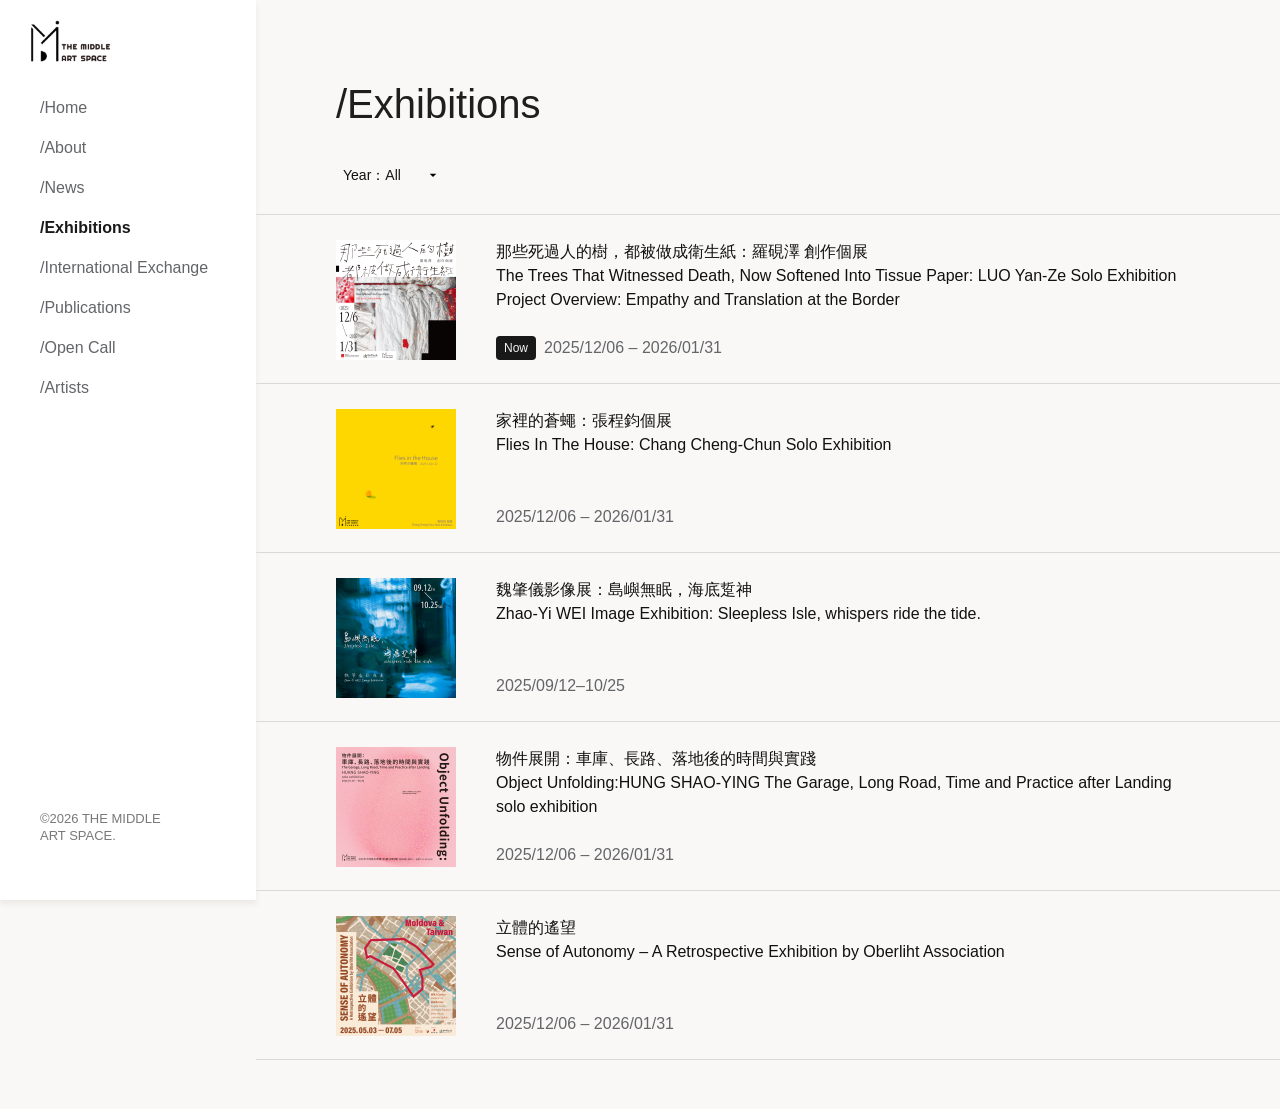
<file: projects.html>
<!doctype html><html lang="zh-Hant"><head><meta charset="utf-8"><meta name="viewport" content="width=device-width,initial-scale=1"><title>Exhibitions｜米豆藝術空間</title><link rel="stylesheet" href="styles.css?v=20261115-rwd"><link rel="stylesheet" href="pages.css?v=20261117-1"><link rel="stylesheet" href="page-titles.css?v=20261115-rwd"></head><body class="interior exhibitions-list-page">
<aside class="sidebar" aria-label="主要選單"><a class="brand" href="index.html"><img src="assets/logo.png" alt="The Middle Art Space"></a><nav class="nav-list"><a href="index.html">/Home</a><a href="about.html">/About</a><a href="news.html">/News</a><a class="active" href="projects.html">/Exhibitions</a><a href="international.html">/International Exchange</a><a href="publications.html">/Publications</a><a href="open-call.html">/Open Call</a><a href="artists.html">/Artists</a></nav><div class="sidebar-meta"><p>©2026 THE MIDDLE<br>ART SPACE.</p><div class="socials"><a href="#"><img src="assets/instagram.svg" alt="Instagram"></a><a href="#"><img src="assets/facebook.svg" alt="Facebook"></a></div></div></aside>
<header class="mobile-header"><a href="index.html"><img src="assets/logo.png" alt="The Middle Art Space"></a><button class="menu-toggle" type="button" aria-expanded="false" aria-controls="mobile-nav">Menu</button><nav id="mobile-nav" class="mobile-nav"><a href="index.html">/Home</a><a href="about.html">/About</a><a href="news.html">/News</a><a href="projects.html">/Exhibitions</a><a href="international.html">/International Exchange</a><a href="publications.html">/Publications</a><a href="open-call.html">/Open Call</a><a href="artists.html">/Artists</a></nav></header>
<main class="interior-main list-page"><header class="exhibitions-list-heading"><h1>/Exhibitions</h1><label class="year-control"><span>Year：</span><select aria-label="依年份篩選"><option>All</option><option>2025</option><option>2024</option></select><img class="year-arrow" src="assets/exhibitions-figma/arrow-drop-down.svg" alt=""></label></header>
<section class="exhibition-list" aria-label="所有展覽">
  <a id="trees" class="exhibition-list-item current-project" href="project-detail.html"><img src="assets/exhibitions-figma/thumbs/trees.jpg" alt="那些死過人的樹展覽海報"><div class="exhibition-list-info"><h2><span>那些死過人的樹，都被做成衛生紙：羅硯澤 創作個展</span><span>The Trees That Witnessed Death, Now Softened Into Tissue Paper: LUO Yan-Ze Solo Exhibition Project Overview: Empathy and Translation at the Border</span></h2><div class="exhibition-meta"><span class="list-now-tag">Now</span><time>2025/12/06 – 2026/01/31</time></div></div></a>
  <a class="exhibition-list-item" href="#"><img src="assets/exhibitions-figma/thumbs/flies.jpg" alt="家裡的蒼蠅展覽海報"><div class="exhibition-list-info"><h2><span>家裡的蒼蠅：張程鈞個展</span><span>Flies In The House: Chang Cheng-Chun Solo Exhibition</span></h2><time>2025/12/06 – 2026/01/31</time></div></a>
  <a class="exhibition-list-item" href="#"><img src="assets/exhibitions-figma/thumbs/isle.jpg" alt="島嶼無眠展覽海報"><div class="exhibition-list-info"><h2><span>魏肇儀影像展：島嶼無眠，海底踅神</span><span>Zhao-Yi WEI Image Exhibition: Sleepless Isle, whispers ride the tide.</span></h2><time>2025/09/12–10/25</time></div></a>
  <a class="exhibition-list-item" href="#"><img src="assets/exhibitions-figma/thumbs/object.jpg" alt="物件展開展覽海報"><div class="exhibition-list-info"><h2><span>物件展開：車庫、長路、落地後的時間與實踐</span><span>Object Unfolding:HUNG SHAO-YING The Garage, Long Road, Time and Practice after Landing solo exhibition</span></h2><time>2025/12/06 – 2026/01/31</time></div></a>
  <a class="exhibition-list-item" href="#"><img src="assets/exhibitions-figma/thumbs/autonomy.jpg" alt="立體的遙望展覽海報"><div class="exhibition-list-info"><h2><span>立體的遙望</span><span>Sense of Autonomy – A Retrospective Exhibition by Oberliht Association</span></h2><time>2025/12/06 – 2026/01/31</time></div></a>
</section></main><script src="script.js?v=20261115-rwd"></script></body></html>
</file>
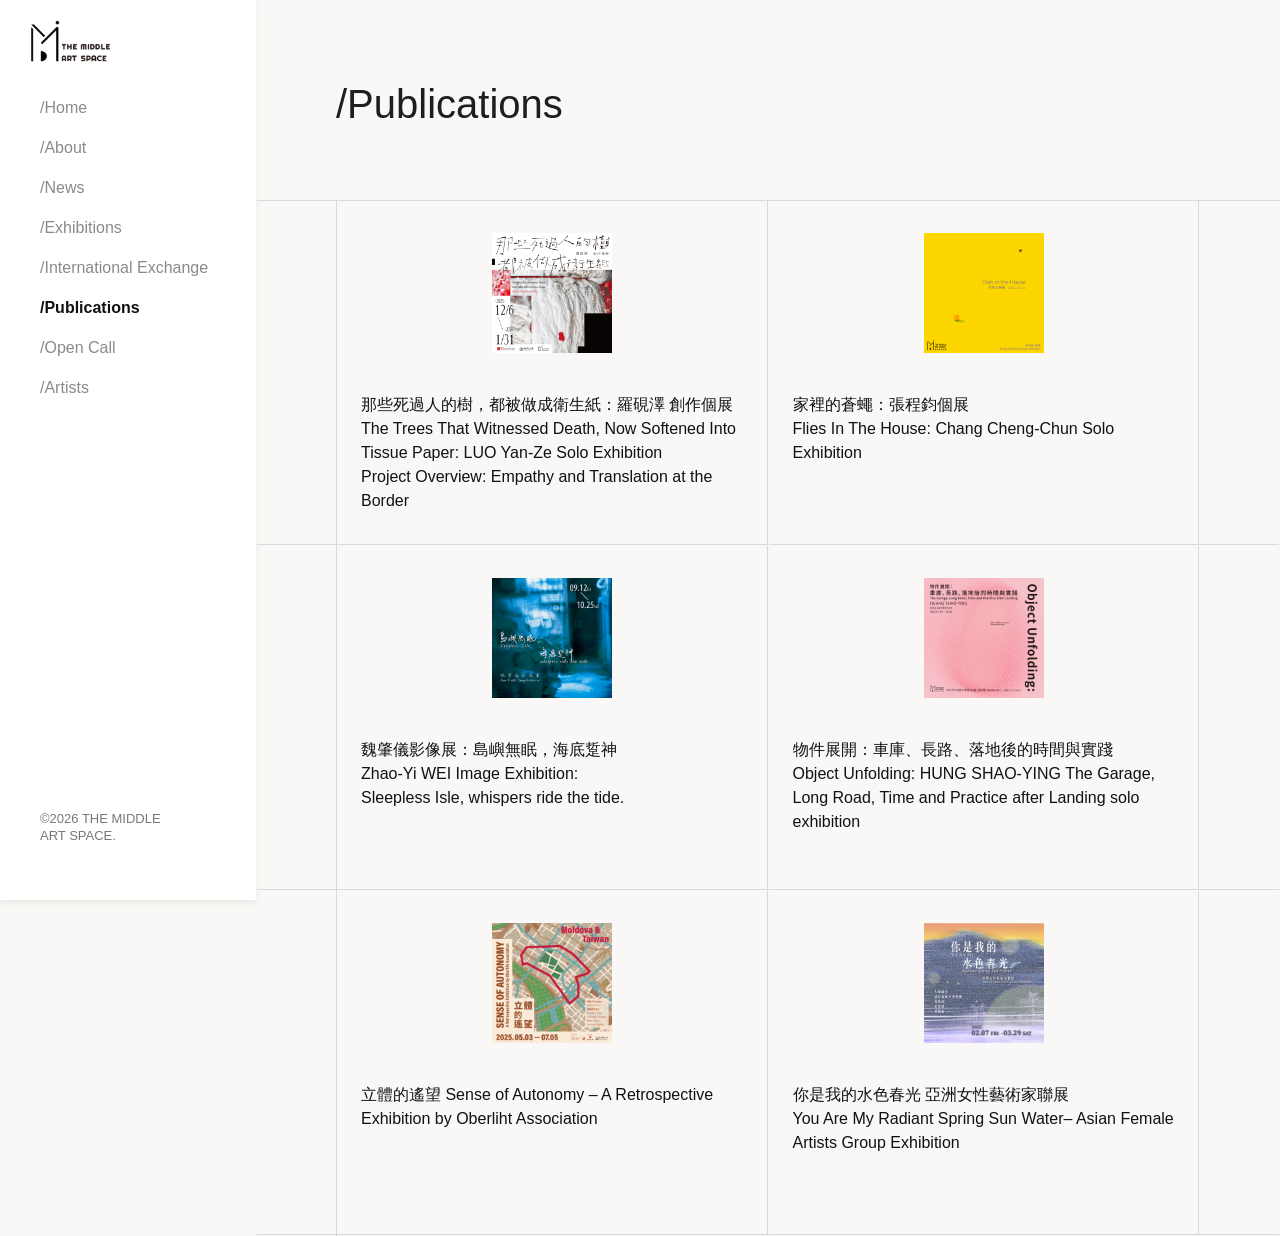
<file: publications.html>
<!doctype html>
<html lang="zh-Hant">
<head>
  <meta charset="utf-8">
  <meta name="viewport" content="width=device-width,initial-scale=1">
  <title>Publications｜米豆藝術空間</title>
  <link rel="stylesheet" href="styles.css?v=20261115-rwd">
  <link rel="stylesheet" href="pages.css?v=20261115-rwd">
  <link rel="stylesheet" href="page-titles.css?v=20261115-rwd">
</head>
<body class="interior exhibitions-page publications-page">
  <aside class="sidebar" aria-label="主要選單"><a class="brand" href="index.html"><img src="assets/logo.png" alt="The Middle Art Space"></a><nav class="nav-list"><a href="index.html">/Home</a><a href="about.html">/About</a><a href="news.html">/News</a><a href="projects.html">/Exhibitions</a><a href="international.html">/International Exchange</a><a class="active" href="publications.html">/Publications</a><a href="open-call.html">/Open Call</a><a href="artists.html">/Artists</a></nav><div class="sidebar-meta"><p>©2026 THE MIDDLE<br>ART SPACE.</p><div class="socials"><a href="#"><img src="assets/instagram.svg" alt="Instagram"></a><a href="#"><img src="assets/facebook.svg" alt="Facebook"></a></div></div></aside>
  <header class="mobile-header"><a href="index.html"><img src="assets/logo.png" alt="The Middle Art Space"></a><button class="menu-toggle" type="button" aria-expanded="false" aria-controls="mobile-nav">Menu</button><nav id="mobile-nav" class="mobile-nav"><a href="index.html">/Home</a><a href="about.html">/About</a><a href="news.html">/News</a><a href="projects.html">/Exhibitions</a><a href="international.html">/International Exchange</a><a href="publications.html">/Publications</a><a href="open-call.html">/Open Call</a><a href="artists.html">/Artists</a></nav></header>
  <main class="interior-main">
    <header class="exhibitions-heading publications-heading"><h1>/Publications</h1></header>
    <section class="project-grid publication-grid" aria-label="所有出版品">
      <a class="project-card" href="#"><img src="assets/project-1.jpg" alt="那些死過人的樹出版品封面"><div class="project-card-info"><h2>那些死過人的樹，都被做成衛生紙：羅硯澤 創作個展<br>The Trees That Witnessed Death, Now Softened Into Tissue Paper: LUO Yan-Ze Solo Exhibition<br>Project Overview: Empathy and Translation at the Border</h2></div></a>
      <a class="project-card" href="#"><img src="assets/exhibition-flies.jpg" alt="家裡的蒼蠅出版品封面"><div class="project-card-info"><h2>家裡的蒼蠅：張程鈞個展<br>Flies In The House: Chang Cheng-Chun Solo Exhibition</h2></div></a>
      <a class="project-card" href="#"><img src="assets/exhibition-isle.jpg" alt="島嶼無眠出版品封面"><div class="project-card-info"><h2>魏肇儀影像展：島嶼無眠，海底踅神<br>Zhao-Yi WEI Image Exhibition:<br>Sleepless Isle, whispers ride the tide.</h2></div></a>
      <a class="project-card" href="#"><img src="assets/exhibition-object.jpg" alt="物件展開出版品封面"><div class="project-card-info"><h2>物件展開：車庫、長路、落地後的時間與實踐<br>Object Unfolding: HUNG SHAO-YING The Garage, Long Road, Time and Practice after Landing solo exhibition</h2></div></a>
      <a class="project-card" href="#"><img src="assets/exhibition-autonomy.jpg" alt="立體的遙望出版品封面"><div class="project-card-info"><h2>立體的遙望 Sense of Autonomy – A Retrospective Exhibition by Oberliht Association</h2></div></a>
      <a class="project-card" href="#"><img src="assets/exhibition-spring.jpg" alt="你是我的水色春光出版品封面"><div class="project-card-info"><h2>你是我的水色春光 亞洲女性藝術家聯展<br>You Are My Radiant Spring Sun Water– Asian Female Artists Group Exhibition</h2></div></a>
      <span class="project-card project-card-empty" aria-hidden="true"></span>
      <span class="project-card project-card-empty" aria-hidden="true"></span>
    </section>
  </main>
  <script src="script.js?v=20261117-1"></script>
</body>
</html>
</file>
<file: international-project/international-2026.css>
@font-face{font-family:"Noto Sans TC";font-style:normal;font-weight:400;font-display:swap;src:url("assets/NotoSansTC-Regular-CI4RtWVQ.otf") format("opentype")}@font-face{font-family:"Noto Sans TC";font-style:normal;font-weight:700;font-display:swap;src:url("assets/NotoSansTC-Bold-DVHzSclS.otf") format("opentype")}:root{font-family:"PingFang TC","Noto Sans TC",sans-serif;color:#000;background:#fff;font-synthesis:none}*{box-sizing:border-box}html{scroll-behavior:smooth;scroll-padding-top:36px}body{margin:0;min-width:320px;overflow-x:clip}button,a{font:inherit}
.hero{height:900px;min-height:100vh;position:relative;overflow:hidden;background:#000;color:#fff}.hero-image{position:absolute;left:-14.72%;top:-6.67%;width:118.47%;height:106.67%;object-fit:cover;transition:transform .7s cubic-bezier(.2,.8,.2,1)}.hero:hover .hero-image{transform:scale(1.025)}.hero-shade{position:absolute;inset:0;background:rgba(0,0,0,.5)}.hero-grid{position:absolute;inset:0;width:100%;height:100%;pointer-events:none}.hero-title{position:absolute;left:max(80px,calc((100vw - 1200px)/2));right:max(80px,calc((100vw - 1200px)/2));top:324px;z-index:2}.hero-title h1{margin:0;font-size:60px;line-height:72px;font-weight:600}.hero-title p{margin:24px 0 0;font-size:36px;line-height:48px}.hero-pointer{position:absolute;left:calc(62.675% - 20px);top:calc(73.26% - 20px);display:flex;align-items:center;gap:8px;z-index:3;pointer-events:none}.hero-pointer img{width:40px;height:40px}.hero-pointer span{font-size:14px;line-height:20px;white-space:nowrap}.cursor-lines{position:absolute;inset:0;z-index:2;opacity:0;transition:opacity .18s;pointer-events:none}.hero.has-cursor .cursor-lines{opacity:1}.cursor-lines span{position:absolute;display:block}.cursor-lines span:first-child{left:0;right:0;top:var(--cursor-y);border-top:.5px dashed rgba(255,255,255,.35)}.cursor-lines span:last-child{top:0;bottom:0;left:var(--cursor-x);border-left:.5px dashed rgba(255,255,255,.35)}
.project-layout{width:100%;max-width:1440px;margin:0 auto;padding:48px 120px 96px;display:flex;gap:96px;align-items:flex-start}.project-nav{position:sticky;top:36px;width:204px;flex:0 0 204px;display:flex;flex-direction:column;gap:24px}.project-nav a,.project-nav span{min-height:24px;display:flex;align-items:center;gap:8px;padding-left:24px;color:#b1b2b4;text-decoration:none;font-size:16px;line-height:24px;letter-spacing:.05em;cursor:pointer}.project-nav span{cursor:default}.project-nav i{display:none;width:16px;height:16px;padding:5px;border-radius:50%;background:rgba(222,209,197,.4);flex:0 0 auto}.project-nav i:after{content:"";display:block;width:6px;height:6px;border-radius:50%;background:#ded1c5}.project-nav .active{padding-left:0;color:#000}.project-nav .active i{display:block}.project-content{width:900px;max-width:100%;display:flex;flex-direction:column;gap:80px}.section{scroll-margin-top:36px}.section h2{margin:0 0 24px;font-size:32px;line-height:40px;font-weight:600;letter-spacing:.05em}
.basic-info dl{margin:0;display:flex;flex-direction:column;gap:24px}.basic-info dl>div{display:flex;gap:8px;align-items:flex-start}.basic-info dt{width:160px;flex:0 0 160px;color:#636569;font-size:16px;line-height:24px;font-weight:400}.basic-info dt small{display:block;font-size:14px;line-height:20px;font-weight:400}.basic-info dd{margin:0;flex:1;font-size:16px;line-height:24px}.plan-content{display:flex;flex-direction:column;gap:32px}.plan-content>h2{margin-bottom:-8px}.plan-content article{display:flex;flex-direction:column;gap:16px}.plan-content h3{margin:0;font-size:20px;line-height:24px;font-weight:600;letter-spacing:.03em}.plan-content p{margin:0;font-size:16px;line-height:32px}figure{margin:0}.single,.gallery span,.collage-four span{display:block;overflow:hidden;background:#efefef}.single img,.gallery img,.collage-four img{display:block;width:100%;height:100%;object-fit:cover}.ratio-photo{aspect-ratio:1566/1034}.gallery{display:grid;width:100%;gap:8px}
.gallery-404-488{grid-template-columns:404fr 488fr}.gallery-404-488 span{aspect-ratio:404/270}.gallery-404-488 span+span{aspect-ratio:488/270}.gallery-even{grid-template-columns:442.5fr 449fr}.gallery-even span{aspect-ratio:442.5/314}.gallery-even span+span{aspect-ratio:449/314}.gallery-361-532{grid-template-columns:361fr 532fr}.gallery-361-532 span{aspect-ratio:1}.gallery-361-532 span+span{aspect-ratio:532/361}.gallery-480-413{grid-template-columns:480fr 413fr}.gallery-480-413 span{aspect-ratio:480/314}.gallery-480-413 span+span{aspect-ratio:413/314}.gallery-471-421{grid-template-columns:471fr 421fr}.gallery-471-421 span{aspect-ratio:471/332}.gallery-471-421 span+span{aspect-ratio:421/332}.gallery-473-421{grid-template-columns:473fr 421fr}.gallery-473-421 span{aspect-ratio:473/352}.gallery-473-421 span+span{aspect-ratio:421/352}.gallery-three{grid-template-columns:198fr 382fr 303fr}.gallery-three span{aspect-ratio:198/299}.gallery-three span:nth-child(2){aspect-ratio:382/299}.gallery-three span:nth-child(3){aspect-ratio:303/299}.gallery-408-486{grid-template-columns:408fr 486fr}.gallery-408-486 span{aspect-ratio:408/324}.gallery-408-486 span+span{aspect-ratio:486/324}.gallery-393-498{grid-template-columns:393fr 498fr}.gallery-393-498 span{aspect-ratio:1}.gallery-393-498 span+span{aspect-ratio:498/394}.gallery-450-442{grid-template-columns:450fr 442fr}.gallery-450-442 span{aspect-ratio:450/315}.gallery-450-442 span+span{aspect-ratio:442/315}.gallery-436-456{grid-template-columns:436fr 456fr}.gallery-436-456 span{aspect-ratio:436/315}.gallery-436-456 span+span{aspect-ratio:456/315}.gallery-502-390{grid-template-columns:502fr 390fr}.gallery-502-390 span{aspect-ratio:502/303}.gallery-502-390 span+span{aspect-ratio:390/303}.collage-four{width:100%;display:grid;grid-template-columns:309fr 585fr;grid-template-rows:auto auto;gap:6px}.collage-four span:nth-child(1){aspect-ratio:309/438}.collage-four span:nth-child(2){aspect-ratio:585/438}.collage-four span:nth-child(3){aspect-ratio:486/311;grid-row:2;grid-column:1}.collage-four span:nth-child(4){aspect-ratio:407/311;grid-row:2;grid-column:2}.pos-top{object-position:center top!important}.pos-bottom{object-position:center bottom!important}.pos-lower{object-position:center 70%!important}.pos-left{object-position:left center!important}.pos-right{object-position:right center!important}.pos-center{object-position:center!important}.rotated-book{transform:rotate(-90deg) scale(1.36);object-position:center}
.people-list{list-style:none;margin:0;padding:0}.people-list li{min-height:72px;padding:24px 16px;border-bottom:1px solid #d9d9d9;font-size:16px;line-height:24px}.team-list li{display:flex;gap:84px;align-items:flex-start}.team-list span{width:300px;flex:0 0 300px}.team-list em{font-style:normal;color:#636569}.mobile-menu-button,.mobile-project-nav{display:none}
@media(max-width:1440px){.project-layout{padding-left:80px;padding-right:80px;gap:40px}.project-nav{width:160px;flex-basis:160px}.project-content{flex:1}.hero-title{left:80px;right:80px}.hero-title h1{font-size:48px;line-height:60px}.hero-title p{font-size:32px;line-height:44px}}
@media(max-width:1024px){html{scroll-padding-top:20px}.hero{height:100svh;min-height:620px}.hero-image{inset:0;width:100%;height:100%;object-fit:cover}.hero-grid,.hero-pointer,.cursor-lines{display:none}.hero-title{left:40px;right:40px;top:40%;transform:translateY(-10%)}.hero-title h1{font-size:40px;line-height:52px}.hero-title p{margin-top:16px;font-size:24px;line-height:32px}.project-layout{padding:48px 40px 56px;display:block}.project-nav{display:none}.project-content{width:100%;gap:60px}.section{scroll-margin-top:24px}.section h2{font-size:24px;line-height:32px}.basic-info dl>div{display:block}.basic-info dt{width:auto;margin-bottom:4px}.basic-info dd{width:auto}.team-list li{flex-direction:column;gap:8px}.team-list span{width:auto;flex-basis:auto}.mobile-menu-button{display:block;position:fixed;top:18px;left:50%;transform:translateX(-50%);z-index:20;width:120px;padding:8px 24px;border:0;border-radius:100px;background:linear-gradient(90deg,#fff,rgba(255,255,255,.6));box-shadow:0 4.879px 29.276px rgba(255,255,255,.24);color:#fff;cursor:pointer}.mobile-menu-button.scrolled{width:114px;padding:8px 12px;background:linear-gradient(90deg,#303030,rgba(173,172,172,.6))}.mobile-project-nav{position:fixed;display:flex;visibility:hidden;opacity:0;transform:translate(-50%,-8px) scale(.94);top:18px;left:50%;z-index:21;width:229px;padding:12px 24px 24px;border-radius:24px;background:#f0f0f0;box-shadow:0 4.879px 29.276px rgba(255,255,255,.24);flex-direction:column;gap:12px;transition:.2s ease;transform-origin:top center}.mobile-project-nav.open{visibility:visible;opacity:1;transform:translate(-50%,0) scale(1)}.mobile-project-nav a,.mobile-project-nav span{color:#96989c;text-decoration:none;font-size:14px;line-height:20px}.mobile-project-nav a.active{font-weight:600;color:#000}.mobile-menu-close{align-self:center;width:204px;padding:8px;border:0;border-radius:24px;background:#fff;color:#000;cursor:pointer;margin-bottom:12px}}
@media(max-width:767px){.hero-title{left:16px;right:16px;overflow-wrap:anywhere}.hero-title h1{font-size:24px;line-height:32px}.hero-title p{font-size:20px;line-height:32px}.project-layout{padding:40px 16px}.project-content{gap:48px}.section h2{font-size:20px;line-height:24px}.people-list li{padding:20px 12px}.team-list li{gap:4px}}
/* Figma 621:1979: staggered column boundaries, with equal heights in each row. */
.collage-four{
  grid-template-columns:309.16fr 171.16fr 407.273fr;
  grid-template-rows:438.54fr 311.161fr;
  aspect-ratio:900 / 755.701;
  gap:6px;
}
.collage-four span:nth-child(1){grid-column:1;grid-row:1;aspect-ratio:auto}
.collage-four span:nth-child(2){grid-column:2 / 4;grid-row:1;aspect-ratio:auto}
.collage-four span:nth-child(3){grid-column:1 / 3;grid-row:2;aspect-ratio:auto}
.collage-four span:nth-child(4){grid-column:3;grid-row:2;aspect-ratio:auto}
.collage-four span{min-width:0;min-height:0}
.collage-four span:nth-child(3) img.pos-top{object-position:center bottom!important}
.hero .hero-grid{display:none}
/* Figma 619:1976 — the compact menu keeps one opaque appearance while scrolling. */
@media(max-width:1024px){
  .mobile-menu-button,
  .mobile-menu-button.scrolled{
    top:16px;
    width:120px;
    padding:8px 12px;
    background:#fff;
    color:#000;
    opacity:1;
    box-shadow:0 4px 5px rgba(0,0,0,.2);
    font-size:14px;
    line-height:20px;
  }
  .mobile-project-nav{
    top:16px;
    background:#fff;
    box-shadow:0 4px 5px rgba(0,0,0,.2);
  }
}
@media(prefers-reduced-motion:reduce){html{scroll-behavior:auto}.hero-image,.mobile-project-nav{transition:none}}
@media(max-width:1024px){.hero-title{right:auto;width:calc(100% - 80px);overflow-wrap:anywhere}}
@media(max-width:767px){.hero-title{right:auto;width:calc(100% - 32px)}.hero-title h1,.hero-title p{word-break:normal;overflow-wrap:break-word}.hero-title h1{font-size:22px;line-height:30px}.hero-title p{font-size:16px;line-height:26px}}
</file>
<file: styles.css>
:root{--sidebar:256px;--ink:#111;--paper:#fff;--warm:#ebe8e4;--muted:#777;--line:#d9d9d9}*{box-sizing:border-box}html{scroll-behavior:smooth}body{margin:0;color:var(--ink);background:var(--paper);font-family:Inter,"Helvetica Neue","PingFang TC","Noto Sans TC",Arial,sans-serif;font-size:13px}a{color:inherit;text-decoration:none}img{display:block;max-width:100%}.sidebar{position:fixed;inset:0 auto 0 0;z-index:20;width:var(--sidebar);height:100vh;padding:16px 24px 24px;background:#fff;box-shadow:0 4px 5px rgba(235,232,228,.9);display:flex;flex-direction:column}.brand{width:91px;height:50px}.brand img{width:91px;height:50px;object-fit:contain}.nav-list{display:flex;flex-direction:column;gap:8px;margin:30px 0 0 16px;font-size:16px;line-height:24px}.nav-list a{width:max-content}.nav-list a:hover,.nav-list a:focus-visible{opacity:.45}.sidebar-meta{margin-top:auto;margin-left:16px;color:rgba(30,30,30,.6);font-size:13px;line-height:17px}.sidebar-meta p{margin:0 0 10px}.socials{display:flex;gap:10px}.socials a{width:22px;height:22px;opacity:.55}.socials img{width:100%;height:100%;object-fit:contain}.mobile-header{display:none}main{margin-left:var(--sidebar);min-width:0}.hero{height:100vh;min-height:620px;position:relative;overflow:hidden;background:#dbe2d8}.hero-image{width:100%;height:100%;object-fit:cover;object-position:center 20%}.slide-index{position:absolute;left:16px;bottom:58px;padding:14px 22px;border-radius:5px;background:rgba(255,255,255,.3);backdrop-filter:blur(7px);font:13px/17px Roboto,Arial,sans-serif}.hero-caption{position:absolute;right:0;bottom:0;width:min(736px,62%);height:72px;padding:12px 16px;background:white;display:grid;grid-template-columns:1fr 1fr 1fr;font-size:12px;line-height:15px}.hero-caption>div{display:flex;flex-direction:column}.hero-caption>div:nth-child(2){grid-column:2}.hero-caption .place{text-align:right;align-items:flex-end}.ticker{height:40px;overflow:hidden;border-bottom:1px solid var(--line);background:#fff;font-size:11px;white-space:nowrap}.ticker-track{display:flex;width:max-content;animation:ticker 24s linear infinite}.ticker span{padding:13px 0}@keyframes ticker{to{transform:translateX(-50%)}}.section{padding:42px 40px 0}.section h1{margin:0 0 32px;font-size:25px;line-height:36px;font-weight:300}.project-list{position:relative;border-top:1px solid var(--line)}.project-row{position:relative;z-index:2;min-height:132px;padding:25px 64px 22px 40px;border-bottom:1px solid var(--line);display:flex;justify-content:space-between;transition:background .2s ease}.project-row:hover,.project-row:focus-visible,.project-row.is-active{background:var(--warm)}.project-row h2,.project-row p{margin:0;font-size:14px;line-height:19px;font-weight:400}.project-row p{font-size:12px;max-width:620px}.project-row time{display:block;margin-top:16px;color:#6c6c6c;font-size:11px}.arrow{align-self:center;font-size:19px}.project-preview{position:absolute;z-index:3;right:9%;top:12px;width:243px;height:243px;margin:0;pointer-events:none;opacity:1;transform:translateY(0) scale(1);transition:opacity .22s,transform .22s}.project-preview img{width:100%;height:100%;object-fit:cover}.view-all{height:78px;display:flex;align-items:center;justify-content:center;gap:14px;font-size:13px}.view-all span{font-size:11px}.news{padding-top:24px;padding-bottom:0;background:var(--warm)}.news-grid{display:grid;grid-template-columns:repeat(4,1fr);gap:32px}.news article img{width:100%;aspect-ratio:1;object-fit:cover}.news time{display:block;margin:14px 0 8px;font-size:11px}.news h2{margin:0;font-size:15px;line-height:21px;font-weight:400}.news article a:hover img{filter:grayscale(1)}.footer{min-height:330px;padding:52px 40px 18px;background:#171717;color:#fff;display:grid;grid-template-columns:1fr 330px;gap:50px}.footer-brand img{width:112px;height:60px;object-fit:contain;object-position:left}.footer-brand p{font-size:11px;line-height:19px;color:#d2d2d2}.footer nav{display:grid;grid-template-columns:1fr 1fr;align-content:start;gap:16px 52px;font-size:12px}.footer nav a:hover{opacity:.5}.footer-bottom{grid-column:1/-1;border-top:1px solid var(--line);padding-top:18px;display:flex;justify-content:space-between;align-items:center}.footer-bottom .socials img{filter:invert(1)}.footer-bottom p{font-size:10px;color:#c7c7c7}.menu-toggle{font:inherit;background:none;border:0;padding:10px}.mobile-nav{display:none}
@media (max-width:1024px){:root{--sidebar:0px}.sidebar{display:none}.mobile-header{position:fixed;z-index:30;inset:0 0 auto;display:flex;height:68px;padding:10px 18px;align-items:center;justify-content:space-between;background:#fff;box-shadow:0 2px 6px rgba(0,0,0,.08)}.mobile-header>a img{width:78px;height:44px;object-fit:contain}.mobile-nav{position:absolute;inset:68px 0 auto;display:flex;max-height:0;overflow:hidden;flex-direction:column;gap:12px;padding:0 24px;background:#fff;transition:max-height .3s,padding .3s}.mobile-nav.open{max-height:380px;padding:22px 24px 28px}.hero{height:100svh;min-height:600px;padding-top:68px}.hero-image{object-position:51% center}.hero-caption{width:100%;height:74px;grid-template-columns:1fr 1fr 1fr}.slide-index{bottom:90px}.section{padding-left:24px;padding-right:24px}.project-row{padding-left:0;padding-right:36px;min-height:150px}.project-row p{max-width:65%}.project-preview{right:10px;top:22px;width:112px;height:112px}.news-grid{grid-template-columns:repeat(2,1fr);gap:28px 18px}.footer{grid-template-columns:1fr;padding:42px 24px 20px}.footer nav{grid-template-columns:1fr 1fr}.footer-bottom{grid-column:auto}}
@media (max-width:767px){.hero{height:78svh;min-height:540px}.hero-image{object-position:48% center}.hero-caption{font-size:10px;padding:12px;width:100%}.slide-index{left:12px;bottom:88px}.ticker{height:36px}.section{padding-top:32px}.section h1{margin-bottom:22px}.project-row{min-height:170px;padding-top:20px}.project-row h2{max-width:58%;font-size:13px}.project-row p{max-width:58%;font-size:10px;line-height:15px}.project-preview{width:38%;height:auto;aspect-ratio:1}.news-grid{grid-template-columns:1fr}.news article img{aspect-ratio:4/3}.footer nav{font-size:11px;gap:12px 28px}}
@media (prefers-reduced-motion:reduce){html{scroll-behavior:auto}.ticker-track{animation:none}.project-preview{transition:none}}
.work-grid img,.space-gallery img{cursor:zoom-in}
.lightbox-open{overflow:hidden}
.image-lightbox{position:fixed;inset:0;z-index:1000;display:flex;align-items:center;justify-content:center;padding:48px 92px;background:rgba(0,0,0,.9);opacity:0;visibility:hidden;transition:opacity .2s ease,visibility .2s ease}
.image-lightbox.is-open{opacity:1;visibility:visible}
.image-lightbox-stage{display:flex;max-width:100%;max-height:100%;margin:0;flex-direction:column;align-items:center;gap:16px}
.image-lightbox-stage>img{width:auto;height:auto;max-width:calc(100vw - 184px);max-height:calc(100vh - 152px);object-fit:contain}
.image-lightbox-stage figcaption{width:100%;display:flex;gap:24px;justify-content:space-between;color:#fff;font-size:14px;line-height:20px}
.image-lightbox-caption{max-width:760px}
.image-lightbox-count{flex:none;color:#d9d9d9}
.image-lightbox-close,.image-lightbox-nav{position:fixed;padding:0;border:0;color:#fff;background:transparent;cursor:pointer}
.image-lightbox-close{top:20px;right:24px;width:44px;height:44px;font:300 36px/44px Arial,sans-serif}
.image-lightbox-nav{top:50%;width:48px;height:48px;transform:translateY(-50%);font:300 28px/48px Arial,sans-serif}
.image-lightbox-prev{left:24px}.image-lightbox-next{right:24px}
.image-lightbox button:hover,.image-lightbox button:focus-visible{color:#b1b2b4}
@media(max-width:767px){.image-lightbox{padding:68px 20px 28px}.image-lightbox-stage>img{max-width:calc(100vw - 40px);max-height:calc(100vh - 150px)}.image-lightbox-stage figcaption{font-size:12px;line-height:18px}.image-lightbox-nav{top:auto;bottom:18px}.image-lightbox-prev{left:20px}.image-lightbox-next{right:20px}.image-lightbox-count{padding-right:48px}}
.hero-link{position:absolute;inset:0;display:block}.hero-image{transition:opacity .28s ease}.hero-image.is-changing{opacity:0}.slide-index{padding:7px 10px;display:flex;align-items:center;gap:8px}.slide-index button{width:27px;height:31px;padding:0;border:0;background:transparent;color:#111;font:15px/1 Arial,sans-serif;cursor:pointer}.slide-index button:hover,.slide-index button:focus-visible{background:rgba(255,255,255,.55);border-radius:3px}.project-preview{opacity:0;transform:translateY(8px) scale(.98)}
@media (min-width:1025px){.hero .slide-index{bottom:14px}}

:root{--line:#d9d9d9}
.nav-list{gap:16px}.nav-list a{color:#8a8a8a;font-weight:400}.nav-list a.active{color:#111;font-weight:700}.nav-list a:hover,.nav-list a:focus-visible{color:#111;opacity:1}

/* Figma 304:621 — hero information and carousel controls share one bottom bar. */
.hero .hero-bottom{position:absolute;z-index:2;right:0;bottom:0;width:min(968px,calc(100% - 80px));min-height:72px;padding:16px 40px;background:#fff;display:flex;align-items:center;gap:24px}
.hero .hero-caption{position:static;width:auto;height:auto;padding:0;background:transparent;min-width:0;flex:1;display:grid;grid-template-columns:minmax(0,1fr);gap:6px;font-size:14px;line-height:20px;overflow-wrap:break-word}
.hero .hero-caption>div{min-width:0;display:block}
.hero .hero-caption>div:nth-child(2){grid-column:auto}
.hero .hero-caption .place{text-align:left;align-items:initial}
.hero .slide-index{position:static;left:auto;bottom:auto;flex:none;padding:4px;display:flex;align-items:center;gap:8px;border-radius:5px;background:transparent;backdrop-filter:none;font:16px/24px Roboto,Arial,sans-serif;white-space:nowrap}
.hero .slide-index button{width:20px;height:24px;padding:0;border:0;background:transparent;color:#111;font:16px/1 Arial,sans-serif;cursor:pointer}
.hero .slide-index button:hover,.hero .slide-index button:focus-visible{background:#f2f2f2;border-radius:3px}
@media(min-width:1025px){
  .hero .hero-bottom{padding:16px 24px;gap:20px}
  .hero .hero-caption{
    grid-template-columns:max-content max-content minmax(0,1fr);
    gap:clamp(12px,1.5vw,32px);
  }
}
@media(max-width:1024px){.hero .hero-bottom{width:100%;padding:14px 24px;gap:24px}.hero .hero-caption{font-size:12px;line-height:18px}}
@media(max-width:767px){.hero .hero-bottom{padding:10px 12px;align-items:flex-end}.hero .hero-caption{grid-template-columns:1fr;gap:2px;font-size:10px;line-height:14px}.hero .hero-caption>div:nth-child(2){grid-column:auto}.hero .slide-index{font-size:12px;line-height:18px;gap:4px}}

/* Page transition: the fixed navigation remains stable while the content sheet changes. */
.page-transition-overlay{
  display:none;
}
.page-transition-line{
  position:absolute;
  display:block;
  background:#d9d9d9;
  opacity:1;
  will-change:transform,opacity;
}
.page-transition-line.is-vertical{
  top:var(--line-start);
  left:var(--line-cross);
  width:1px;
  height:var(--line-length);
  transform:scaleY(0);
  transform-origin:top;
}
.page-transition-line.is-horizontal{
  left:var(--line-start);
  top:var(--line-cross);
  width:var(--line-length);
  height:1px;
  transform:scaleX(0);
  transform-origin:left;
}
.page-transition-leave main{
  opacity:0;
  transform:translateY(-4px);
  transition:opacity 130ms ease,transform 150ms ease;
}
.page-transition-enter main{
  opacity:1;
  transform:translateY(16px);
}
.page-transition-enter.page-transition-reveal main{
  opacity:1;
  transform:none;
  transition:opacity 220ms ease,transform 320ms cubic-bezier(.22,.61,.36,1);
}
.home-page.page-transition-enter main,
.home-page.page-transition-enter.page-transition-reveal main{
  opacity:1;
  transform:none;
  transition:none;
}
@media(max-width:1024px){
  .page-transition-enter main{opacity:.88;transform:none}
  .page-transition-enter.page-transition-reveal main{opacity:1;transform:none;transition:opacity 180ms ease}
}
@media(prefers-reduced-motion:reduce){
  .page-transition-overlay{display:none}
  .page-transition-leave main,.page-transition-enter main,.page-transition-enter main img{opacity:1;transform:none;transition:none}
}

/* Existing page borders draw only when their section approaches the viewport. */
.scroll-border-line{
  position:absolute;
  z-index:6;
  display:block;
  pointer-events:none;
  background:var(--line);
  will-change:transform;
  transition:transform 760ms cubic-bezier(.65,0,.35,1) calc(var(--scroll-host-delay,0ms) + var(--scroll-line-delay,0ms));
}
.scroll-border-line.is-top,
.scroll-border-line.is-bottom{
  right:0;
  left:0;
  height:1px;
  transform:scaleX(0);
  transform-origin:var(--scroll-line-origin,left center);
}
.scroll-border-line.is-top{top:-1px}
.scroll-border-line.is-bottom{bottom:0}
.scroll-border-line.is-left,
.scroll-border-line.is-right{
  top:0;
  bottom:0;
  width:1px;
  transform:scaleY(0);
  transform-origin:var(--scroll-line-origin,center top);
}
.scroll-border-line.is-left{left:0}
.scroll-border-line.is-right{right:0}
.scroll-line-host.is-line-visible>.scroll-border-line{transform:scale(1)}

/* Grid lines built with generated backgrounds use the same draw language. */
@media(min-width:768px){
  .artists-grid::before,
  .news-card-grid::before{
    transform:scaleX(0);
    transform-origin:left center;
    transition:transform 900ms cubic-bezier(.65,0,.35,1) 80ms;
  }
  .artists-grid::after,
  .news-card-grid>.news-grid-columns{
    transform:scaleY(0);
    transform-origin:center top;
    transition:transform 900ms cubic-bezier(.65,0,.35,1) 210ms;
  }
  .grid-lines-x-from-right::before{transform-origin:right center}
  .grid-lines-y-from-bottom::after,
  .grid-lines-y-from-bottom>.news-grid-columns{transform-origin:center bottom}
  .grid-line-reveal.is-grid-line-visible::before{transform:scaleX(1)}
  .grid-line-reveal.is-grid-line-visible::after,
  .grid-line-reveal.is-grid-line-visible>.news-grid-columns{transform:scaleY(1)}
}
@media(prefers-reduced-motion:reduce){
  .scroll-border-line{display:none}
  .artists-grid::before,.artists-grid::after,.news-card-grid::before,.news-card-grid>.news-grid-columns{transform:none;transition:none}
}

/* Shared breakpoints: <768 mobile, 768–1024 tablet, 1025–1440 compact desktop. */
@media(min-width:768px) and (max-width:1440px){
  .home-page .news-grid{grid-template-columns:repeat(2,minmax(0,1fr))}
}

/* Shared site footer — matches the permanent homepage option 3. */
.home-page .news .view-all{
  height:auto;
  min-height:120px;
  padding:48px 0;
}

.footer{
  min-height:0;
  padding:24px 80px;
  background:#fff;
  color:#323334;
  display:flex;
  flex-direction:column;
  gap:40px;
}
.footer-top{
  width:100%;
  display:flex;
  flex-wrap:wrap;
  align-items:flex-start;
  justify-content:space-between;
  gap:48px;
}
.footer-brand{
  min-width:0;
  flex:1 1 300px;
  display:flex;
  flex-direction:column;
  align-items:flex-start;
  gap:10px;
}
.footer-logo-slot{
  width:123px;
  height:auto;
  flex:none;
  display:flex;
  align-items:flex-end;
  justify-content:flex-start;
}
.footer-logo-slot img{
  width:123px;
  height:auto;
  max-width:100%;
  flex:none;
  object-fit:contain;
  object-position:left bottom;
  filter:invert(1);
}
.footer-brand p{
  margin:0;
  color:#323334;
  font-size:14px;
  line-height:28px;
  font-weight:400;
  white-space:normal;
  overflow-wrap:anywhere;
}
.footer .footer-nav{
  flex:0 1 auto;
  min-width:0;
  display:flex;
  align-items:flex-start;
  gap:40px;
  font-size:16px;
  line-height:24px;
}
.footer-nav-column{
  min-width:0;
  display:flex;
  flex-direction:column;
  align-items:flex-start;
  gap:16px;
}
.footer-nav a:hover,.footer-nav a:focus-visible{opacity:.5}
.footer-divider{
  width:100%;
  height:1px;
  flex:none;
  background:#d9d9d9;
}
.footer-bottom{
  width:100%;
  padding:0;
  border:0;
  display:flex;
  flex-wrap:wrap;
  align-items:flex-start;
  justify-content:space-between;
  gap:24px;
}
.footer-socials{
  display:flex;
  align-items:center;
  gap:16px;
}
.footer-socials a,.footer-socials img{
  display:block;
  width:16px;
  height:16px;
  flex:none;
}
.footer-socials img{filter:invert(1)}
/* Use the supplied SVG in its original colors and intrinsic proportions. */
html .footer .footer-logo-slot img,
html[data-home-palette] .footer .footer-logo-slot img{
  filter:none;
  mix-blend-mode:normal;
}
.footer-socials a:hover,.footer-socials a:focus-visible{opacity:.5}
.footer-bottom p{
  margin:0;
  color:#323334;
  font-size:14px;
  line-height:20px;
  font-weight:400;
  white-space:normal;
}
@media(min-width:1025px) and (max-width:1440px){
  .footer{padding:32px}
  .footer-top{gap:32px}
}
@media(max-width:1024px){
  .footer{padding:24px;gap:32px}
  .footer-top{gap:32px}
  .footer .footer-nav{gap:28px;font-size:14px}
}
@media(max-width:767px){
  .footer-top{flex-direction:column}
  .footer-brand{flex:0 1 auto;width:100%}
  .footer .footer-nav{width:100%;display:grid;grid-template-columns:minmax(0,1fr) minmax(0,1.4fr);gap:20px}
  .footer-nav a{overflow-wrap:anywhere}
  .footer-brand p{font-size:12px;line-height:22px;white-space:normal}
  .footer-bottom{align-items:flex-end}
  .footer-bottom p{font-size:11px;line-height:16px;text-align:right;white-space:normal}
}

/* Homepage stacked-card scroll. Exhibitions and News rise together as one card. */
@media(min-width:1025px){
  .home-page main{position:relative}
  .home-page .hero{
    position:sticky;
    top:0;
    z-index:0;
  }
  .home-page .home-content-card{
    position:relative;
    z-index:1;
    border-top:1px solid var(--line);
  }
  .home-page .exhibitions,
  .home-page .news{
    position:relative;
    z-index:1;
  }
  .home-page .exhibitions{background:#fff}
  .home-page .footer{
    position:relative;
    z-index:2;
  }
}

/* Homepage palette comparison — options 1–4. */
.home-palette-switch{
  position:fixed;
  z-index:80;
  top:16px;
  right:16px;
  display:flex;
  max-width:calc(100vw - 32px);
  overflow-x:auto;
  padding:3px;
  border:1px solid #d9d9d9;
  background:rgba(249,248,246,.9);
  box-shadow:0 2px 8px rgba(25,25,26,.08);
  backdrop-filter:blur(8px);
}
.home-palette-switch button{
  min-width:64px;
  padding:7px 10px;
  border:0;
  background:transparent;
  color:#636569;
  font:400 13px/18px Inter,"PingFang TC",sans-serif;
  cursor:pointer;
}
.home-palette-switch button[aria-pressed="true"]{
  background:#19191a;
  color:#fff;
}
.home-palette-switch button:focus-visible{
  outline:2px solid #19191a;
  outline-offset:2px;
}
html[data-home-palette="version-2"] body,
html[data-home-palette="version-5"] body,
html[data-home-palette="version-6"] body{
  background:#f9f8f6;
  color:#292623;
}
html[data-home-palette="version-2"] .hero-caption{
  background:#f9f8f6;
  color:#292623;
}
html[data-home-palette="version-2"] .exhibitions,
html[data-home-palette="version-5"] .exhibitions,
html[data-home-palette="version-6"] .exhibitions{
  --line:#c2b6b0;
  background:#decfc1;
  color:#292623;
}
html[data-home-palette="version-2"] .exhibitions .project-row,
html[data-home-palette="version-5"] .exhibitions .project-row,
html[data-home-palette="version-6"] .exhibitions .project-row{
  background:#decfc1;
}
html[data-home-palette="version-2"] .exhibitions .project-row:hover,
html[data-home-palette="version-2"] .exhibitions .project-row:focus-visible,
html[data-home-palette="version-2"] .exhibitions .project-row.is-active,
html[data-home-palette="version-5"] .exhibitions .project-row:hover,
html[data-home-palette="version-5"] .exhibitions .project-row:focus-visible,
html[data-home-palette="version-5"] .exhibitions .project-row.is-active,
html[data-home-palette="version-6"] .exhibitions .project-row:hover,
html[data-home-palette="version-6"] .exhibitions .project-row:focus-visible,
html[data-home-palette="version-6"] .exhibitions .project-row.is-active{
  background:#bdafa1;
}
html[data-home-palette="version-2"] .exhibitions .view-all,
html[data-home-palette="version-5"] .exhibitions .view-all,
html[data-home-palette="version-6"] .exhibitions .view-all{
  background:#decfc1;
}
html[data-home-palette="version-2"] .news{
  background:#f9cfbc;
  color:#292623;
}
html[data-home-palette="version-5"] .news,
html[data-home-palette="version-6"] .news{
  background:#decfc1;
  color:#292623;
}

/* Option 4 — Figma 584:3063: dark content, dark exhibition bar, white footer. */
html[data-home-palette="version-3"] body{
  background:#f9f8f6;
  color:rgba(255,255,255,.9);
}
html[data-home-palette="version-3"] .hero .hero-bottom{
  background:#19191a;
  color:rgba(255,255,255,.9);
}
html[data-home-palette="version-3"] .hero-caption{
  background:transparent;
  color:rgba(255,255,255,.9);
}
html[data-home-palette="version-3"] .hero .slide-index,
html[data-home-palette="version-3"] .hero .slide-index button{
  color:rgba(255,255,255,.9);
}
html[data-home-palette="version-3"] .hero .slide-index button:hover,
html[data-home-palette="version-3"] .hero .slide-index button:focus-visible{
  background:#29292b;
}
html[data-home-palette="version-3"] .home-content-card{
  border-top-color:#4b4c4e;
  background:#19191a;
}
html[data-home-palette="version-4"] .hero-caption{
  background:#decfc1;
  color:#29292b;
}
html[data-home-palette="version-3"] .exhibitions,
html[data-home-palette="version-4"] .exhibitions,
html[data-home-palette="version-3"] .news,
html[data-home-palette="version-4"] .news{
  --line:#4b4c4e;
  background:#19191a;
  color:#eaeaeb;
}
html[data-home-palette="version-3"] .exhibitions,
html[data-home-palette="version-3"] .news{
  color:rgba(255,255,255,.9);
}
html[data-home-palette="version-3"] .exhibitions .project-row{
  background:#19191a;
  color:rgba(255,255,255,.9);
}
html[data-home-palette="version-4"] .exhibitions .project-row{
  background:#19191a;
  color:#eaeaeb;
}
html[data-home-palette="version-3"] .exhibitions .project-row:hover,
html[data-home-palette="version-3"] .exhibitions .project-row:focus-visible,
html[data-home-palette="version-3"] .exhibitions .project-row.is-active,
html[data-home-palette="version-4"] .exhibitions .project-row:hover,
html[data-home-palette="version-4"] .exhibitions .project-row:focus-visible,
html[data-home-palette="version-4"] .exhibitions .project-row.is-active{
  background:#29292b;
}
html[data-home-palette="version-3"] .exhibitions time,
html[data-home-palette="version-4"] .exhibitions time{
  color:#b1b2b4;
}
html[data-home-palette="version-3"] .exhibitions .view-all,
html[data-home-palette="version-4"] .exhibitions .view-all{
  background:#19191a;
}

html[data-home-palette="version-2"] .footer,
html[data-home-palette="version-3"] .footer,
html[data-home-palette="version-5"] .footer,
html[data-home-palette="version-6"] .footer{
  background:#fff;
  color:#323334;
}
html[data-home-palette="version-4"] .footer{
  background:#decfc1;
  color:#292623;
}
html[data-home-palette="version-2"] .footer-brand p,
html[data-home-palette="version-3"] .footer-brand p,
html[data-home-palette="version-5"] .footer-brand p,
html[data-home-palette="version-6"] .footer-brand p,
html[data-home-palette="version-2"] .footer-bottom p,
html[data-home-palette="version-3"] .footer-bottom p,
html[data-home-palette="version-5"] .footer-bottom p,
html[data-home-palette="version-6"] .footer-bottom p{
  color:#323334;
}
html[data-home-palette="version-4"] .footer-brand p,
html[data-home-palette="version-4"] .footer-bottom p{
  color:#292623;
}
html[data-home-palette="version-2"] .footer-divider,
html[data-home-palette="version-3"] .footer-divider{
  background:#d9d9d9;
}
html[data-home-palette="version-4"] .footer-divider,
html[data-home-palette="version-5"] .footer-divider,
html[data-home-palette="version-6"] .footer-divider{
  background:#c2b6b0;
}
html[data-home-palette="version-2"] .footer-logo-slot img,
html[data-home-palette="version-3"] .footer-logo-slot img,
html[data-home-palette="version-4"] .footer-logo-slot img,
html[data-home-palette="version-5"] .footer-logo-slot img,
html[data-home-palette="version-6"] .footer-logo-slot img,
html[data-home-palette="version-2"] .footer-socials img,
html[data-home-palette="version-3"] .footer-socials img,
html[data-home-palette="version-4"] .footer-socials img,
html[data-home-palette="version-5"] .footer-socials img,
html[data-home-palette="version-6"] .footer-socials img{
  filter:invert(1);
}

/* Version 6 — Figma 585:4118: warm content with a dark footer. */
html[data-home-palette="version-6"] .footer{
  background:#19191a;
  color:rgba(255,255,255,.9);
}
html[data-home-palette="version-6"] .footer-brand p,
html[data-home-palette="version-6"] .footer-bottom p{
  color:rgba(255,255,255,.9);
}
html[data-home-palette="version-6"] .footer-divider{
  background:#323334;
}
html[data-home-palette="version-6"] .footer-logo-slot img,
html[data-home-palette="version-6"] .footer-socials img{
  filter:none;
}

/* Version 7 — Figma 584:3214: blush content with brown typography. */
html[data-home-palette="version-7"] body{
  background:#f9f8f6;
  color:#4b3226;
}
html[data-home-palette="version-7"] .hero-caption{
  background:#fff;
  color:#4b3226;
}
html[data-home-palette="version-7"] .exhibitions,
html[data-home-palette="version-7"] .news{
  --line:#d7c4bc;
  background:#ecd4c9;
  color:#4b3226;
}
html[data-home-palette="version-7"] .exhibitions .project-row{
  background:#ecd4c9;
  color:#4b3226;
}
html[data-home-palette="version-7"] .exhibitions .project-row:hover,
html[data-home-palette="version-7"] .exhibitions .project-row:focus-visible,
html[data-home-palette="version-7"] .exhibitions .project-row.is-active{
  background:#dac4ba;
}
html[data-home-palette="version-7"] .exhibitions time{
  color:#4b3226;
}
html[data-home-palette="version-7"] .exhibitions .view-all{
  background:#ecd4c9;
}
html[data-home-palette="version-7"] .footer{
  background:#fff;
  color:#323334;
}
html[data-home-palette="version-7"] .footer-brand p,
html[data-home-palette="version-7"] .footer-bottom p{
  color:#323334;
}
html[data-home-palette="version-7"] .footer-divider{
  background:#d9d9d9;
}
html[data-home-palette="version-7"] .footer-logo-slot img,
html[data-home-palette="version-7"] .footer-socials img{
  filter:invert(1);
}
@media(max-width:1024px){
  .home-palette-switch{top:76px;right:12px}
}
@media(max-width:767px){
  .home-palette-switch{max-width:calc(100vw - 24px)}
  .home-palette-switch button{min-width:54px;padding:6px 7px;font-size:12px}
}
</file>
<file: about.css>
.about-page{background:#f9f8f6}
.about-main{position:relative;min-height:100vh;margin-left:var(--sidebar);padding-top:80px;padding-left:0}
.about-heading-row{height:120px;padding:0 80px;display:flex;align-items:flex-start}
.about-heading-row h1{margin:0;color:#1e1e1e;font-size:40px;line-height:48px;font-weight:200}
.about-introduction p,.about-info-section p{margin:0}
.about-info-section{display:flex;flex-direction:column;gap:8px}
.about-info-section h2{margin:0;color:#636569;font-size:14px;line-height:20px;font-weight:400}
.about-info-section a{text-decoration:underline}

/* Figma 558:863 */
.about-version-two{border-top:1px solid var(--line)}
.about-v2-hero{position:relative;height:513px;overflow:hidden}
.about-v2-hero>img{position:absolute;top:-31.73%;left:0;width:100%;height:308.78%;max-width:none;object-fit:cover;object-position:center}
.about-v2-info{margin:0 80px;border-right:1px solid var(--line);border-left:1px solid var(--line);color:#000;font-size:16px;line-height:32px}
.about-v2-info .about-introduction{min-height:208px;padding:48px 24px;border-top:1px solid var(--line)}
.about-space-name{margin-bottom:24px!important;font-size:24px;line-height:32px;font-weight:300}
.about-space-name span{display:block}
.about-space-name span:first-child{font-weight:700}
.about-v2-info .about-info-section{min-height:141px;padding:48px 24px;border-top:1px solid var(--line)}
@media(max-width:1440px) and (min-width:1025px){
  .about-heading-row{padding-right:48px;padding-left:48px}
  .about-v2-info{margin-right:48px;margin-left:48px}
}

@media(max-width:1024px){
  .about-main{margin-left:0;padding-top:105px;padding-left:0}
  .about-heading-row{height:65px;padding:0 24px}
  .about-heading-row h1{font-size:31px;line-height:38px}
  .about-v2-hero{height:56vw;min-height:360px}
  .about-v2-hero>img{top:-22%;height:255%}
  .about-v2-info{margin:0 24px;font-size:15px;line-height:28px}
  .about-v2-info .about-introduction{min-height:0;padding:48px 20px}
  .about-v2-info .about-info-section{min-height:0;padding:48px 20px}
}

@media(max-width:767px){
  .about-main{padding-top:98px}
  .about-heading-row{height:52px;padding:0 20px}
  .about-heading-row h1{font-size:27px;line-height:32px}
  .about-v2-hero{height:72vw;min-height:300px}
  .about-v2-hero>img{top:-12%;height:220%}
  .about-space-name{font-size:18px;line-height:24px}
  .about-v2-info{margin:0 20px;font-size:14px;line-height:24px}
  .about-v2-info .about-introduction,.about-v2-info .about-info-section{padding:48px 16px}
}
</file>
<file: pages.css>
body.interior{background:#f9f8f6}.interior-main{min-height:100vh}.page-heading{height:200px;margin:0;padding:56px 80px 0;border-bottom:1px solid var(--line);font-size:40px;line-height:1.2;font-weight:200;color:#1e1e1e}.sidebar .active{opacity:.45}.list-page{padding-bottom:48px}.news-list-item{min-height:144px;padding:24px 80px;border-bottom:1px solid var(--line);display:flex;gap:40px;align-items:center}.news-list-item img{width:96px;height:96px;flex:0 0 96px;object-fit:cover}.news-list-item h2{margin:0;font-size:16px;line-height:32px;font-weight:400}.news-list-item time{display:block;margin-top:4px;color:#636569;font-size:14px;line-height:20px}.news-list-item:hover{background:#ebe8e4}.current-strip{height:48px;padding:0 80px;border-bottom:1px solid var(--line);display:flex;align-items:center;gap:9px;white-space:nowrap;overflow:hidden;font-size:14px}.current-strip .dot{width:4px;height:4px;flex:none;border-radius:50%;background:#1e1e1e}.exhibition-hero{position:relative;margin:0 80px;height:539px;border-left:1px solid var(--line);border-right:1px solid var(--line);overflow:hidden}.exhibition-hero>img{width:100%;height:100%;object-fit:cover}.current-badge{position:absolute;right:0;bottom:0;width:181px;padding:16px;color:#fff;background:rgba(0,0,0,.6);backdrop-filter:blur(10px);display:flex;justify-content:space-between;align-items:flex-end;font-size:16px;line-height:24px}.current-badge b{font-size:22px;font-weight:400}.archive-head{height:81px;margin:0 80px;padding:0 24px;border:1px solid var(--line);border-bottom:0;display:flex;align-items:center;justify-content:space-between}.archive-head h2{margin:0;font-size:20px;font-weight:400}.archive-head select{border:0;background:transparent;padding:8px;font:14px inherit}.project-grid{margin:0 80px;display:grid;grid-template-columns:repeat(3,1fr);border-top:1px solid var(--line);border-left:1px solid var(--line)}.project-card{min-height:424px;padding:24px;border-right:1px solid var(--line);border-bottom:1px solid var(--line);display:flex;flex-direction:column;align-items:center;gap:40px}.project-card:hover{background:#ebe8e4}.project-card img{width:120px;height:120px;object-fit:cover}.project-card-info{width:100%;display:flex;flex-direction:column;gap:24px}.project-card h2{margin:0;font-size:16px;line-height:24px;font-weight:400}.project-card time{color:#636569;font-size:16px;line-height:24px}.exchange-list{padding-bottom:18px}.exchange-item{min-height:120px;padding:24px 80px;border-bottom:1px solid var(--line);display:grid;grid-template-columns:56px 96px 1fr;gap:24px;align-items:start}.exchange-item:hover{background:#ebe8e4}.exchange-year{font-size:16px;line-height:24px}.exchange-item img{width:96px;height:96px;object-fit:cover}.exchange-copy h2{margin:0 0 4px;font-size:16px;line-height:24px;font-weight:400}.exchange-copy p{margin:0;font-size:16px;line-height:24px}.exchange-copy .country{margin-top:24px;color:#636569;font-size:14px}.interior .mobile-header{display:none}
@media(max-width:1024px){.interior .mobile-header{display:flex}.page-heading{height:170px;padding:105px 24px 0;font-size:31px}.news-list-item{padding:20px 24px;gap:20px}.current-strip{padding:0 24px}.exhibition-hero{margin:0;height:55vw}.archive-head,.project-grid{margin-left:24px;margin-right:24px}.project-grid{grid-template-columns:repeat(2,1fr)}.exchange-item{padding:24px;grid-template-columns:45px 88px 1fr}.exchange-item img{width:88px;height:88px}}
@media(max-width:767px){.page-heading{height:150px;padding-top:98px;font-size:27px}.news-list-item{align-items:flex-start}.news-list-item img{width:76px;height:76px;flex-basis:76px}.news-list-item h2{font-size:14px;line-height:22px}.news-list-item time{font-size:12px}.current-strip{height:58px;font-size:11px}.exhibition-hero{margin:0;height:72vw;border:0}.current-badge{width:150px;font-size:13px;line-height:18px}.archive-head{margin:0;padding:0 20px}.project-grid{margin:0;grid-template-columns:repeat(2,minmax(0,1fr))}.project-card{min-width:0;min-height:360px;padding:20px 16px;gap:28px}.project-card img{width:min(120px,100%);height:auto;aspect-ratio:1}.exchange-item{grid-template-columns:38px 72px 1fr;gap:12px;padding:20px 16px}.exchange-item img{width:72px;height:72px}.exchange-copy h2,.exchange-copy p{font-size:13px;line-height:19px}.exchange-copy .country{margin-top:12px}}
.exhibitions-page .nav-list{gap:16px}.exhibitions-heading{position:relative;height:200px;padding:0}.exhibitions-heading h1{position:absolute;left:80px;top:108px;transform:translateY(-50%);margin:0;font-size:40px;line-height:normal;font-weight:200;color:#1e1e1e}.year-control{position:absolute;left:80px;top:160px;height:32px;display:flex;align-items:center;font-size:14px;line-height:20px}.year-control select{border:0;background:transparent;padding:0 18px 0 0;font:inherit;color:#19191a}.exhibitions-page .project-grid{margin-left:79px;margin-right:80px;border-color:var(--line)}.exhibitions-page .project-card{position:relative;border-color:var(--line)}.exhibitions-page .project-card:nth-child(n+4){min-height:376px}.now-tag{position:absolute;top:23px;right:14px;padding:0 8px;border-radius:4px;background:#19191a;color:#f5f5f5;font-size:12px;line-height:16px}
@media(max-width:1024px){.exhibitions-heading{height:170px}.exhibitions-heading h1{left:24px;top:116px;font-size:31px;line-height:38px}.year-control{left:24px;top:140px}.exhibitions-page .project-grid{margin:0 24px}}
@media(max-width:767px){.exhibitions-heading{height:165px}.exhibitions-heading h1{left:20px;top:112px;font-size:27px;line-height:32px}.year-control{left:20px;top:136px}.exhibitions-page .project-grid{margin:0}.exhibitions-page .project-card:nth-child(n+4){min-height:360px}}
.interior .sidebar .active{opacity:1}
@media(min-width:1025px){.exhibitions-page .project-grid{position:relative;margin-left:0;margin-right:0;grid-template-columns:minmax(0,1fr) repeat(3,minmax(0,341.333px)) minmax(0,1fr);border-left:0}.exhibitions-page .project-card:nth-child(1),.exhibitions-page .project-card:nth-child(4){grid-column:2}.exhibitions-page .project-card:nth-child(2),.exhibitions-page .project-card:nth-child(5){grid-column:3}.exhibitions-page .project-card:nth-child(3),.exhibitions-page .project-card:nth-child(6){grid-column:4}.exhibitions-page .project-card:nth-child(-n+3){grid-row:1}.exhibitions-page .project-card:nth-child(n+4){grid-row:2}.exhibitions-page .project-grid:before,.exhibitions-page .project-grid:after{content:"";grid-row:1/3;min-width:0;border-bottom:1px solid var(--line);background:linear-gradient(to bottom,transparent 423px,var(--line) 423px,var(--line) 424px,transparent 424px)}.exhibitions-page .project-grid:before{grid-column:1;border-right:1px solid var(--line)}.exhibitions-page .project-grid:after{grid-column:5;border-left:1px solid var(--line)}}
@media(min-width:1025px) and (max-width:1440px){.exhibitions-heading h1,.year-control{left:max(0px,calc((100% - 682.666px)/2))}.exhibitions-page .project-grid{grid-template-columns:minmax(0,1fr) repeat(2,minmax(0,341.333px)) minmax(0,1fr);background:repeating-linear-gradient(to bottom,transparent 0,transparent 423px,var(--line) 423px,var(--line) 424px)}.exhibitions-page .project-card{grid-row:auto!important}.exhibitions-page .project-card:nth-child(odd){grid-column:2}.exhibitions-page .project-card:nth-child(even){grid-column:3}.exhibitions-page .project-grid:before,.exhibitions-page .project-grid:after{grid-row:1/4;background:none}.exhibitions-page .project-grid:before{grid-column:1}.exhibitions-page .project-grid:after{grid-column:4}}
@media(min-width:1025px) and (max-width:1440px){.exhibitions-heading h1,.year-control{left:max(0px,calc((100% - 1024px)/2))}}
@media(min-width:1441px){.exhibitions-heading h1,.year-control{left:max(0px,calc((100% - 1365.332px)/2))}.exhibitions-page .project-grid{grid-template-columns:minmax(0,1fr) repeat(4,minmax(0,341.333px)) minmax(0,1fr)}.exhibitions-page .project-card{grid-row:auto!important}.exhibitions-page .project-card:nth-child(1),.exhibitions-page .project-card:nth-child(5){grid-column:2}.exhibitions-page .project-card:nth-child(2),.exhibitions-page .project-card:nth-child(6){grid-column:3}.exhibitions-page .project-card:nth-child(3){grid-column:4}.exhibitions-page .project-card:nth-child(4){grid-column:5}.exhibitions-page .project-grid:before,.exhibitions-page .project-grid:after{grid-row:1/3}.exhibitions-page .project-grid:before{grid-column:1}.exhibitions-page .project-grid:after{grid-column:6}}
.publications-page .publications-heading{height:200px}.publications-page .project-card{justify-content:flex-start}.publications-page .project-card-info{gap:0}
.publications-page .publication-grid{grid-auto-rows:1fr}
.publications-page .publication-grid>.project-card{height:auto;min-height:424px}
.project-card-empty{display:none;pointer-events:none}

/* Reserve 24px below the Year control at every shared breakpoint. */
.exhibitions-list-page .exhibitions-list-heading{height:216px}
.exhibitions-list-page .exhibitions-list-heading .year-control{top:auto;bottom:24px}
@media(max-width:1024px){
  .exhibitions-list-page .exhibitions-list-heading{height:216px}
}
@media(max-width:767px){
  .exhibitions-list-page .exhibitions-list-heading{height:210px}
}

/* News grid follows the Figma 403:597 four-column composition. */
.news-grid-page{--news-grid-edge:80px;--news-grid-top:200px;--news-cols:4;--news-col-width:25%}
.news-grid-page .nav-list{gap:16px}
.news-grid-page .nav-list a{color:#636569}
.news-grid-page .nav-list .active{color:#19191a;font-weight:600}
.news-grid-page .exhibitions-heading{height:200px;border-bottom:0}
.news-grid-page .exhibitions-heading h1{left:var(--news-grid-edge)!important;top:108px}
.news-grid-page .news-card-grid{position:relative;margin:0 var(--news-grid-edge);grid-template-columns:repeat(4,minmax(0,1fr));border-top:1px solid var(--line);border-left:1px solid var(--line);background:none}
.exhibitions-page.news-grid-page .news-card-grid>.project-card{height:340px;min-height:0;border-top:0;border-left:0}
.news-grid-page .news-card{padding:40px 24px;gap:40px;justify-content:flex-start}
.news-grid-page .news-card-copy{width:100%;min-width:0}
.news-grid-page .news-card time{display:block;width:100%;height:20px;margin:0 0 8px;color:#636569;font-size:14px;line-height:20px;text-align:center}
.news-grid-page .news-card img{width:120px;height:120px;flex:0 0 120px;object-fit:cover}
.news-grid-page .news-card h2{width:100%;margin:0;font-size:16px;line-height:24px;text-align:left}
.news-grid-page .news-empty{display:flex;padding:0;pointer-events:none}
.news-grid-page .news-empty:hover{background:transparent}
.news-grid-page .news-card-grid::before,
.news-grid-page .news-card-grid::after{content:""!important;position:absolute;top:0;bottom:0;width:var(--news-grid-edge);pointer-events:none;border-top:1px solid var(--line);border-bottom:1px solid var(--line);background:repeating-linear-gradient(to bottom,transparent 0,transparent 339px,var(--line) 339px,var(--line) 340px)}
.news-grid-page .news-card-grid::before{right:100%;border-right:0}
.news-grid-page .news-card-grid::after{left:100%;border-left:0}
.exhibitions-list-page{--exhibition-list-edge:80px}
.exhibitions-list-page .nav-list{gap:16px}
.exhibitions-list-page .nav-list a{color:#636569}
.exhibitions-list-page .nav-list .active{color:#19191a;font-weight:600}
.exhibitions-list-heading{position:relative;height:200px;border-bottom:1px solid var(--line)}
.exhibitions-list-heading h1{position:absolute;left:var(--exhibition-list-edge);top:108px;transform:translateY(-50%);margin:0;font-size:40px;line-height:normal;font-weight:200;color:#1e1e1e}
.exhibitions-list-heading .year-control{left:calc(var(--exhibition-list-edge) - 1px)!important;top:160px;width:111px;padding:0 8px;gap:0;border-radius:4px}
.exhibitions-list-heading .year-control select{width:32px;padding:0;border:0;appearance:none;background:transparent;cursor:pointer}
.exhibitions-list-heading .year-control::after{display:none}
.exhibitions-list-heading .year-arrow{width:16px;height:16px;margin-left:8px;flex:none;pointer-events:none}
.exhibition-list{border-top:0}
.exhibition-list-item{position:relative;height:auto;min-height:168px;padding:24px var(--exhibition-list-edge);border-bottom:1px solid var(--line);display:flex;gap:40px;align-items:flex-start}
.exhibition-list-item:hover{background:#ebe8e4}
.exhibition-list-item img{width:120px;height:120px;flex:0 0 120px;object-fit:cover}
.exhibition-list-info{min-width:0;min-height:120px;display:flex;flex:1 1 auto;flex-direction:column;justify-content:space-between;gap:8px}
.exhibition-list-item h2{margin:0;font-size:16px;line-height:24px;font-weight:400}
.exhibition-list-item h2 span{display:block}
.exhibition-list-item time{display:block;color:#636569;font-size:16px;line-height:24px}
.exhibition-meta{display:flex;align-items:flex-start;gap:8px}
.list-now-tag{display:inline-flex;align-items:center;justify-content:center;padding:4px 8px;border-radius:4px;background:#19191a;color:#f5f5f5;font-size:12px;line-height:16px}

@media(max-width:1024px){
  .news-grid-page{--news-grid-edge:24px;--news-grid-top:170px;--news-cols:2;--news-col-width:50%}
  .news-grid-page .exhibitions-heading{height:170px}
  .news-grid-page .exhibitions-heading h1{top:116px}
  .news-grid-page .news-card-grid{grid-template-columns:repeat(2,minmax(0,1fr))}
  .news-grid-page .news-card-grid>.project-card{border-left:0}
  .news-grid-page .news-empty{display:none}
  .news-grid-page .news-empty:first-of-type{display:flex}
  .exhibitions-list-page{--exhibition-list-edge:24px}
  .exhibitions-list-heading{height:170px}
  .exhibitions-list-heading h1{top:116px;font-size:31px;line-height:38px}
  .exhibitions-list-heading .year-control{top:140px}
  .exhibition-list-item{height:auto;min-height:144px;padding-top:20px;padding-bottom:20px;gap:20px}
  .exhibition-list-item img{width:104px;height:104px;flex-basis:104px}
  .exhibition-list-info{min-height:104px}
}
@media(max-width:767px){
  .news-grid-page{--news-grid-edge:0px}
  .news-grid-page .exhibitions-heading{height:165px}
  .news-grid-page .exhibitions-heading h1{left:20px!important;top:112px}
  .exhibitions-page.news-grid-page .news-card-grid>.project-card{height:300px;min-height:0}
  .news-grid-page .news-card{padding:16px;gap:20px}
  .news-grid-page .news-card h2{margin:0;font-size:14px;line-height:22px}
  .news-grid-page .news-card-grid::before,.news-grid-page .news-card-grid::after{display:none}
  .exhibitions-list-page{--exhibition-list-edge:20px}
  .exhibitions-list-heading{height:165px}
  .exhibitions-list-heading h1{top:112px;font-size:27px;line-height:32px}
  .exhibitions-list-heading .year-control{top:136px}
  .exhibition-list-item{align-items:flex-start}
  .exhibition-list-item img{width:76px;height:76px;flex-basis:76px}
  .exhibition-list-info{min-height:76px}
  .exhibition-list-item h2{font-size:14px;line-height:22px}
  .exhibition-list-item time{font-size:12px;line-height:18px}
  .list-now-tag{padding:2px 6px;font-size:11px;line-height:14px}
}

/* Fluid desktop grid: keep the responsive column count without locking the
   page to the 1440px composition width. */
@media(min-width:1025px){
  .exhibitions-page{--fluid-grid-edge:80px}
  .exhibitions-heading h1,
  .year-control{left:var(--fluid-grid-edge)!important}
  .exhibitions-page .project-grid{
    position:relative;
    margin-left:var(--fluid-grid-edge);
    margin-right:var(--fluid-grid-edge);
    grid-template-columns:repeat(3,minmax(0,1fr));
    border-left:1px solid var(--line);
    background:none;
  }
  .exhibitions-page .project-card{
    grid-column:auto!important;
    grid-row:auto!important;
  }
  .exhibitions-page .project-grid::before,
  .exhibitions-page .project-grid::after{
    content:""!important;
    position:absolute;
    top:-1px;
    bottom:0;
    width:var(--fluid-grid-edge);
    pointer-events:none;
    border-right:0;
    border-left:0;
    border-top:1px solid var(--line);
    border-bottom:1px solid var(--line);
    background:repeating-linear-gradient(
      to bottom,
      transparent 0,
      transparent 423px,
      var(--line) 423px,
      var(--line) 424px
    );
  }
  .exhibitions-page .project-grid::before{right:100%}
  .exhibitions-page .project-grid::after{left:100%;border-left:0}
}
@media(min-width:1025px) and (max-width:1440px){
  .exhibitions-page .project-grid{grid-template-columns:repeat(2,minmax(0,1fr))}
}
@media(min-width:1441px){
  .exhibitions-page .project-grid{grid-template-columns:repeat(4,minmax(0,1fr))}
  .exhibitions-page .project-card-empty{display:block}
}

/* Keep the News composition at four columns after the shared fluid-grid rules. */
@media(min-width:1025px){
  .exhibitions-page.news-grid-page .news-card-grid{
    margin-left:var(--news-grid-edge);
    margin-right:var(--news-grid-edge);
    grid-template-columns:repeat(4,minmax(0,1fr));
    border-top:1px solid var(--line);
    border-left:1px solid var(--line);
  }
  .exhibitions-page.news-grid-page .news-card-grid::before,
  .exhibitions-page.news-grid-page .news-card-grid::after{
    top:0;
    width:var(--news-grid-edge);
    background:repeating-linear-gradient(
      to bottom,
      transparent 0,
      transparent 339px,
      var(--line) 339px,
      var(--line) 340px
    );
  }
}

@media(min-width:1025px) and (max-width:1440px){
  .news-grid-page{--news-cols:2;--news-col-width:50%}
  .news-grid-page .news-card-grid,
  .exhibitions-page.news-grid-page .news-card-grid{
    grid-template-columns:repeat(2,minmax(0,1fr));
  }
  .news-grid-page .news-card-grid>.project-card{border-left:0}
  .news-grid-page .news-empty{display:none}
  .news-grid-page .news-empty:first-of-type{display:flex}
}

/* Draw every News row divider with one continuous layer so fractional device
   scaling cannot offset the side extensions from the card boundaries. */
@media(min-width:768px){
  .exhibitions-page.news-grid-page .news-card-grid{
    border-top:0;
    border-left:0;
  }
  .exhibitions-page.news-grid-page .news-card-grid>.project-card{
    border-right:0;
    border-bottom:0;
  }
  .exhibitions-page.news-grid-page .news-card-grid::before{
    left:calc(-1 * var(--news-grid-edge));
    right:calc(-1 * var(--news-grid-edge));
    top:0;
    bottom:-1px;
    width:auto;
    z-index:2;
    border:0;
    background:repeating-linear-gradient(
      to bottom,
      var(--line) 0,
      var(--line) 1px,
      transparent 1px,
      transparent 340px
    );
  }
  .exhibitions-page.news-grid-page .news-card-grid::after{
    display:none;
  }
  .news-grid-columns{
    position:absolute;
    top:0;
    right:0;
    left:0;
    width:100%;
    height:max(100%,calc(100vh - var(--news-grid-top)));
    z-index:3;
    border:0;
    background:
      linear-gradient(to right,var(--line) 0,var(--line) 1px,transparent 1px),
      repeating-linear-gradient(
        to right,
        transparent 0,
        transparent calc(var(--news-col-width) - 1px),
        var(--line) calc(var(--news-col-width) - 1px),
        var(--line) var(--news-col-width)
      );
  }
}

@media(max-width:767px){
  .publications-page .publication-grid>.project-card{min-height:360px}
  .news-grid-columns{display:none}
}

/* Publications uses one continuous horizontal layer, matching News. This
   avoids fractional column widths leaving seams between card borders. */
@media(min-width:768px){
  .publications-page{--publication-grid-edge:80px}
  .publications-page .publication-grid{border-top:0}
  .publications-page .publication-grid>.project-card{border-bottom:0}
  .publications-page .publication-grid::before{
    content:""!important;
    position:absolute;
    left:calc(-1 * var(--publication-grid-edge));
    right:calc(-1 * var(--publication-grid-edge));
    top:0;
    bottom:-1px;
    width:auto;
    z-index:2;
    border:0;
    pointer-events:none;
    background:repeating-linear-gradient(
      to bottom,
      var(--line) 0,
      var(--line) 1px,
      transparent 1px,
      transparent 424px
    );
  }
  .publications-page .publication-grid::after{display:none}
}

@media(min-width:768px) and (max-width:1024px){
  .publications-page{--publication-grid-edge:24px}
}

/* Wide screens use the continuous four-column News grid. */
@media(min-width:1441px){
  /* The continuous layers own all lines; cards must not add a second border. */
  .exhibitions-page.news-grid-page .news-card-grid{
    border:0;
    background:none;
  }
  .exhibitions-page.news-grid-page .news-card-grid>.project-card{
    border:0;
    min-height:0;
  }
  .exhibitions-page.news-grid-page .news-card-grid::before{
    border:0;
    top:0;
    bottom:-1px;
    background:repeating-linear-gradient(to bottom,var(--line) 0,var(--line) 1px,transparent 1px,transparent 340px);
  }
}

/* Tablet cards use two columns; mobile switches to image-and-copy rows. */
@media(max-width:1440px){
  .exhibitions-page.news-grid-page .news-card-grid,
  .exhibitions-page.publications-page .publication-grid{
    grid-template-columns:repeat(2,minmax(0,1fr));
    border-top:1px solid var(--line);
    border-left:1px solid var(--line);
  }
  .exhibitions-page.news-grid-page .news-card-grid::before,
  .exhibitions-page.news-grid-page .news-card-grid::after,
  .publications-page .publication-grid::before,
  .publications-page .publication-grid::after,
  .news-grid-page .news-grid-columns{
    display:none;
  }
  .exhibitions-page.news-grid-page .news-card-grid>.project-card,
  .publications-page .publication-grid>.project-card{
    grid-column:auto!important;
    grid-row:auto!important;
    height:auto;
    min-height:0;
    padding:32px 24px;
    border-right:1px solid var(--line);
    border-bottom:1px solid var(--line);
  }
  .exhibitions-page.news-grid-page .news-card-grid>.news-empty,
  .publications-page .publication-grid>.project-card-empty{
    display:none;
  }
}

/* Extend tablet row borders across the outer gutters, using each row's
   actual height rather than a fixed repeating background. */
@media(min-width:768px) and (max-width:1440px){
  .news-grid-page,
  .publications-page{--tablet-grid-edge:80px}
  .exhibitions-page.news-grid-page .news-card-grid::before,
  .publications-page .publication-grid::before,
  .exhibitions-page.news-grid-page .news-card-grid::after,
  .publications-page .publication-grid::after{
    display:block;
    position:absolute;
    top:-1px;
    bottom:auto;
    width:var(--tablet-grid-edge);
    height:1px;
    border:0;
    background:var(--line);
    pointer-events:none;
  }
  .exhibitions-page.news-grid-page .news-card-grid::before,
  .publications-page .publication-grid::before{left:auto;right:100%}
  .exhibitions-page.news-grid-page .news-card-grid::after,
  .publications-page .publication-grid::after{left:100%;right:auto}
  .news-card-grid>.project-card:nth-child(odd)::before,
  .publication-grid>.project-card:nth-child(odd)::before,
  .news-card-grid>.project-card:nth-child(even)::after,
  .publication-grid>.project-card:nth-child(even)::after{
    content:"";
    position:absolute;
    bottom:0;
    width:var(--tablet-grid-edge);
    height:1px;
    background:var(--line);
    pointer-events:none;
  }
  .news-card-grid>.project-card:nth-child(odd)::before,
  .publication-grid>.project-card:nth-child(odd)::before{right:100%}
  .news-card-grid>.project-card:nth-child(even)::after,
  .publication-grid>.project-card:nth-child(even)::after{left:100%}
}
@media(min-width:768px) and (max-width:1024px){
  .news-grid-page,
  .publications-page{--tablet-grid-edge:24px}
}

@media(max-width:767px){
  .exhibitions-page.news-grid-page .news-card-grid,
  .exhibitions-page.publications-page .publication-grid{
    margin:0;
    grid-template-columns:minmax(0,1fr);
    grid-auto-rows:auto;
    border-left:0;
  }
  .exhibitions-page.news-grid-page .news-card-grid>.project-card,
  .publications-page .publication-grid>.project-card{
    flex-direction:row;
    align-items:flex-start;
    justify-content:flex-start;
    gap:20px;
    padding:20px 24px;
    border-right:0;
  }
  .news-grid-page .news-card img,
  .publications-page .publication-grid>.project-card img{
    width:104px;
    height:104px;
    flex:0 0 104px;
    object-fit:cover;
  }
  .news-grid-page .news-card-copy,
  .publications-page .project-card-info{
    flex:1;
    min-width:0;
    width:auto;
    overflow-wrap:break-word;
  }
  .news-grid-page .news-card time{text-align:left}
}

@media(max-width:767px){
  .exhibitions-page.news-grid-page .news-card-grid>.project-card,
  .publications-page .publication-grid>.project-card{
    padding:20px;
  }
  .news-grid-page .news-card img,
  .publications-page .publication-grid>.project-card img{
    width:76px;
    height:76px;
    flex-basis:76px;
  }
  .publications-page .publication-grid>.project-card h2{
    font-size:14px;
    line-height:22px;
  }
}
</file>
<file: artists.css>
.artists-page{--artists-edge:80px;--artists-grid-top:200px;--artist-info-height:112px;--artist-cols:4;--artist-col-width:25%;--artist-card-width:calc((100vw - var(--sidebar) - (2 * var(--artists-edge)))/4);--artist-row:calc(var(--artist-card-width) + var(--artist-info-height));background:#f9f8f6}
.artists-page .nav-list{gap:16px}
.artists-page .nav-list a{color:#636569}
.artists-page .nav-list .active{color:#19191a;font-weight:600}
.artists-main{min-height:100vh;margin-left:var(--sidebar);overflow:visible}
.artists-heading{position:relative;height:200px}
.artists-heading h1{position:absolute;left:var(--artists-edge);top:80px;margin:0;color:#1e1e1e;font-size:40px;line-height:48px;font-weight:200}
.artists-grid{position:relative;margin:0 var(--artists-edge);display:grid;grid-template-columns:repeat(var(--artist-cols),minmax(0,1fr))}
.artist-card{position:relative;min-width:0;height:auto;overflow:hidden;display:grid;grid-template-rows:auto var(--artist-info-height);align-self:start}
.artist-portrait{display:block;width:100%;max-width:none;height:auto;aspect-ratio:1 / 1;margin:0;border:0;vertical-align:top;object-fit:cover}
.artist-card:nth-child(1) .artist-portrait{object-position:center 43%}
.artist-info{height:var(--artist-info-height);box-sizing:border-box;padding:8px 16px 16px;border-top:1px solid var(--line);display:flex;flex-direction:column;justify-content:space-between}
.artist-name-country{display:flex;flex-direction:column;gap:4px}
.artist-name-country h2,.artist-name-country p{margin:0;font-size:16px;line-height:24px}
.artist-name-country h2{font-weight:600}
.artist-name-country p{font-weight:400}
.artist-meta{display:flex;align-items:center;justify-content:space-between}
.artist-meta time{color:#636569;font-size:14px;line-height:20px}
.artist-meta img{width:20px;height:20px;flex:none}
.artist-website{width:20px;height:20px;flex:none;text-decoration:none}
.artist-website:hover,.artist-website:focus-visible{opacity:.45}
.artist-card-empty .artist-portrait{background:transparent}
.artist-card-empty .artist-info{padding:0}
.artists-grid::before,.artists-grid::after{content:"";position:absolute;pointer-events:none}

@media(max-width:1440px){
  .artists-page{--artist-cols:2;--artist-col-width:50%;--artist-card-width:calc((100vw - var(--sidebar) - (2 * var(--artists-edge)))/2)}
}

@media(max-width:1024px){
  .artists-page{--artists-edge:24px;--artists-grid-top:170px}
  .artists-main{margin-left:0;padding-top:68px}
  .artists-heading{height:102px}
  .artists-heading h1{left:24px;top:37px;font-size:31px;line-height:38px}
}

@media(min-width:768px){
  .artist-info{border-top:0}
  .artists-grid::before{
    left:calc(-1 * (var(--sidebar) + var(--artists-edge)));
    right:calc(-1 * var(--artists-edge));
    top:0;
    bottom:-1px;
    z-index:2;
    background:repeating-linear-gradient(
      to bottom,
      var(--line) 0,
      var(--line) 1px,
      transparent 1px,
      transparent calc(var(--artist-row) - var(--artist-info-height)),
      var(--line) calc(var(--artist-row) - var(--artist-info-height)),
      var(--line) calc(var(--artist-row) - var(--artist-info-height) + 1px),
      transparent calc(var(--artist-row) - var(--artist-info-height) + 1px),
      transparent var(--artist-row)
    )
  }
  .artists-grid::after{
    top:0;
    right:0;
    left:0;
    height:max(100%,calc(100vh - var(--artists-grid-top)));
    z-index:3;
    background:
      linear-gradient(to right,var(--line) 0,var(--line) 1px,transparent 1px),
      repeating-linear-gradient(
        to right,
        transparent 0,
        transparent calc(var(--artist-col-width) - 1px),
        var(--line) calc(var(--artist-col-width) - 1px),
        var(--line) var(--artist-col-width)
      )
  }
}

@media(max-width:767px){
  .artists-page{--artists-edge:0px;--artists-grid-top:150px;--artist-info-height:104px}
  .artists-grid{margin:0}
  .artists-heading{height:82px}
  .artists-heading h1{left:20px;top:30px;font-size:27px;line-height:32px}
  .artist-info{padding:8px 12px 12px}
  .artist-name-country h2,.artist-name-country p{font-size:14px;line-height:20px}
  .artist-meta time{font-size:12px}
  .artist-meta img{width:18px;height:18px}
  .artists-grid::before,.artists-grid::after{display:none}
  .artists-grid{border-top:1px solid var(--line);border-left:1px solid var(--line)}
  .artist-card{border-right:1px solid var(--line);border-bottom:1px solid var(--line)}
  .artist-info{border-top:1px solid var(--line)}
}
</file>
<file: exchange.css>
.exchange-page .exhibitions-list-heading{border-bottom:1px solid var(--line)}
.exchange-page .exchange-list{padding-bottom:18px}
.exchange-page .exchange-item{min-height:168px;padding:24px 80px;border-top:0;border-bottom:1px solid var(--line);display:flex;gap:40px;align-items:flex-start}

.exchange-page .exchange-item img {
  width: 120px;
  height: 120px;
}

.exchange-page .exchange-copy{min-width:0;min-height:120px;display:flex;flex:1 1 auto;flex-direction:column;justify-content:space-between;gap:8px}

.exchange-page .exchange-copy h2{margin:0;font-size:16px;line-height:24px;font-weight:400}
.exchange-page .exchange-copy h2 span{display:block}

.exchange-page .exchange-meta{margin:0;color:#636569;font-size:16px;line-height:24px;display:flex;gap:16px}

@media (max-width:1024px) {
  .exchange-page .exchange-item {
    min-height: 136px;
    gap: 24px;
  }

  .exchange-page .exchange-item img {
    width: 88px;
    height: 88px;
  }

  .exchange-page .exchange-copy {
    min-height: 88px;
  }

}

@media (max-width:767px) {
  .exchange-page .exchange-item {
    min-height: 112px;
    padding: 20px;
    gap: 12px;
  }

  .exchange-page .exchange-item img {
    width: 72px;
    height: 72px;
  }

  .exchange-page .exchange-copy {
    min-height: 72px;
  }

  .exchange-page .exchange-copy h2{font-size:14px;line-height:20px}
  .exchange-page .exchange-meta{font-size:12px;line-height:18px}
}

@media (min-width:1025px) and (max-width:1440px) {
  .exchange-page .exchange-copy {
    min-height: 120px;
  }

}
</file>
<file: page-titles.css>
:root {
  --page-title-left: 80px;
  --page-title-top: 80px;
  --page-title-height: 200px;
}

.page-heading {
  height: var(--page-title-height);
  padding: var(--page-title-top) var(--page-title-left) 0;
  line-height: 48px;
}

.exhibitions-heading,
.publications-page .publications-heading {
  height: var(--page-title-height);
}

.news-grid-page .exhibitions-heading {
  height: var(--page-title-height);
}

.exhibitions-heading h1,
.exhibitions-list-heading h1 {
  left: var(--page-title-left);
  top: var(--page-title-top);
  transform: none;
  line-height: 48px;
}

.news-grid-page .exhibitions-heading h1 {
  left: var(--page-title-left) !important;
  top: var(--page-title-top) !important;
}

.about-main {
  padding-top: var(--page-title-top);
  padding-left: var(--page-title-left);
}

.year-control {
  left: var(--page-title-left);
  top: 152px;
}

@media (max-width:1024px) {
  :root {
    --page-title-left: 24px;
    --page-title-top: 105px;
    --page-title-height: 170px;
  }

  .page-heading {
    padding: var(--page-title-top) var(--page-title-left) 0;
    line-height: 38px;
  }

  .exhibitions-heading h1,
  .exhibitions-list-heading h1 {
    left: var(--page-title-left);
    top: var(--page-title-top);
    transform: none;
    line-height: 38px;
  }

  .about-main {
    padding-top: var(--page-title-top);
    padding-left: var(--page-title-left);
  }

  .year-control {
    left: var(--page-title-left);
    top: 145px;
  }
}

@media (max-width:767px) {
  :root {
    --page-title-left: 20px;
    --page-title-top: 98px;
    --page-title-height: 150px;
  }

  .page-heading {
    padding-top: var(--page-title-top);
    padding-left: var(--page-title-left);
    padding-right: var(--page-title-left);
    line-height: 32px;
  }

  .exhibitions-heading,
  .publications-page .publications-heading {
    height: var(--page-title-height);
  }

  .exhibitions-heading h1,
  .exhibitions-list-heading h1 {
    left: var(--page-title-left);
    top: var(--page-title-top);
    transform: none;
    line-height: 32px;
  }

  .about-main {
    padding-top: var(--page-title-top);
    padding-left: var(--page-title-left);
  }

  .year-control {
    left: var(--page-title-left);
    top: 132px;
  }
}
</file>
<file: detail.css>
.detail-page{background:#f9f8f6}.detail-main{margin-left:var(--sidebar);min-width:0}.detail-wrap{padding-top:72px}.detail-title{max-width:1024px;margin:0 auto 56px;font-size:36px;line-height:48px;font-weight:300}.detail-title span{display:block}.detail-hero{width:100%;height:620px;object-fit:cover}.detail-body{max-width:1024px;margin:0 auto;padding:48px 0 96px}.detail-copy{font-size:16px;line-height:32px;color:#1e1e1e}.detail-copy p{margin:0 0 48px}.detail-copy a{text-decoration:underline}.detail-image{display:block;width:100%;height:auto;margin:0 0 8px;object-fit:cover}.detail-caption{margin:0 0 56px;font-size:14px;line-height:28px}.detail-section{display:grid;grid-template-columns:120px minmax(0,1fr);gap:72px;margin-top:48px}.detail-section h2{margin:0;font-size:24px;line-height:32px;font-weight:600}.detail-section-content{min-width:0}.info-list{display:grid;gap:24px}.info-row{display:grid;grid-template-columns:170px 1fr;gap:8px;font-size:14px;line-height:20px}.info-row dt,.info-row dd{margin:0}.info-row dt{color:#636569}.info-row dt span{display:block;font-size:12px}.work-grid{display:grid;grid-template-columns:repeat(4,1fr);gap:4px}.work-grid img{width:100%;aspect-ratio:3/2;object-fit:cover}.work-grid img:nth-child(9),.work-grid img:nth-child(10){grid-column:auto}.ongoing{border-top:1px solid var(--line)}.ongoing-head{height:80px;padding:0 80px;display:flex;align-items:center;justify-content:space-between}.ongoing-head h2{margin:0;font-size:24px;line-height:32px;font-weight:600}.ongoing-head a{font-size:14px}.ongoing-list{border-top:1px solid var(--line)}.ongoing-row{min-height:168px;padding:24px 80px;border-bottom:1px solid var(--line);display:flex;gap:40px}.ongoing-row img{width:120px;height:120px;object-fit:cover}.ongoing-row div{display:flex;flex:1;flex-direction:column;justify-content:space-between}.ongoing-row h3{margin:0;font-size:16px;line-height:32px;font-weight:400}.ongoing-row time{color:#636569;font-size:14px;line-height:20px}.ongoing-cards{display:grid;grid-template-columns:repeat(3,1fr);border-top:1px solid var(--line)}.ongoing-card{min-height:320px;padding:24px;border-right:1px solid var(--line)}.ongoing-card:last-child{border-right:0}.ongoing-card img{width:120px;height:120px;margin:0 auto 32px;object-fit:cover}.ongoing-card h3{margin:0 0 24px;font-size:14px;line-height:20px;font-weight:400}.ongoing-card time{color:#636569;font-size:12px}.detail-footer{min-height:344px;padding:24px 80px;background:#19191a;color:#fff;display:grid;grid-template-columns:1fr auto;gap:40px}.detail-footer-brand img{width:123px;height:72px;object-fit:contain;object-position:left}.detail-footer-brand p{font-size:14px;line-height:28px}.detail-footer nav{display:grid;grid-template-columns:1fr 1fr;align-content:start;gap:16px 40px;font-size:14px;line-height:20px}.detail-footer-bottom{grid-column:1/-1;border-top:1px solid var(--line);padding-top:24px;display:flex;justify-content:space-between;align-items:flex-start}.detail-footer-bottom .socials img{filter:invert(1)}.detail-footer-bottom p{margin:0;font-size:14px}.project-detail .detail-wrap{padding-top:72px}.project-detail .detail-title{margin-bottom:56px}.project-detail .detail-hero{object-position:center}.project-detail .detail-body{padding-top:48px}.project-detail .detail-section:first-child{margin-top:0}.project-detail .intro-copy{font-size:14px;line-height:28px}.news-detail .detail-hero{height:620px}.news-detail .detail-copy+.detail-image{margin-top:8px}
.news-detail .detail-title{font-weight:600}
@media(max-width:1024px){.detail-main{margin-left:0}.detail-wrap{padding-top:112px}.detail-title{margin:0 24px 36px;font-size:28px;line-height:38px}.detail-hero{height:56vw;min-height:300px}.detail-body{padding:36px 24px 64px}.detail-section{grid-template-columns:1fr;gap:20px}.work-grid{grid-template-columns:repeat(2,1fr)}.ongoing-head{padding:0 24px}.ongoing-row{padding:20px 24px}.detail-footer{padding:32px 24px}.ongoing-cards{grid-template-columns:1fr}.ongoing-card{border-right:0;border-bottom:1px solid var(--line)}}
@media(max-width:767px){.detail-title{font-size:23px;line-height:32px}.detail-hero{min-height:230px}.detail-copy{font-size:14px;line-height:28px}.info-row{grid-template-columns:120px 1fr}.ongoing-row{gap:18px}.ongoing-row img{width:88px;height:88px}.detail-footer{grid-template-columns:1fr}.detail-footer nav{font-size:12px}.detail-footer-bottom{grid-column:auto}}
.project-detail .detail-hero{object-position:left center}
@media(min-width:1025px){.detail-wrap,.project-detail .detail-wrap{padding-top:56px}}

@media(min-width:1025px){
  .detail-title,
  .detail-body{
    max-width:none;
    margin-left:clamp(0px,calc((100vw - 1280px)/2),80px);
    margin-right:clamp(0px,calc((100vw - 1280px)/2),80px);
  }

  .news-detail .detail-title,
  .news-detail .detail-body{
    margin-left:clamp(40px,calc((100vw - 1280px)/2),80px);
    margin-right:clamp(40px,calc((100vw - 1280px)/2),80px);
  }
}

.project-detail .detail-section h2{font-size:20px;line-height:28px}
.ongoing{border-top:0}

/* Exhibitions detail — Figma node 347:2714. */
.project-detail{background:#f9f8f6;font-family:"PingFang TC","Noto Sans TC",sans-serif}
.project-detail .nav-list a.active{color:#636569;font-weight:400}
.project-detail .detail-wrap{padding-top:80px}
.project-detail .project-hero-shell{position:relative}
.project-detail .detail-title{position:static;margin:0 80px 32px;max-width:1024px;color:#000;font-size:36px;line-height:48px;font-weight:600}
.project-detail .detail-title span{display:block}
.project-detail .detail-title span:last-child{margin-top:0;font-size:inherit;font-weight:300}
.project-detail .detail-hero{display:block;width:100%;height:620px;object-fit:cover;object-position:left center}
.project-detail .project-content-shell{margin:0 80px;padding:48px 0 80px;max-width:1024px}
.project-detail .detail-body{display:flex;max-width:none;margin:0;padding:0;flex-direction:column;gap:80px}
.project-detail .detail-section{display:block;margin:0;padding:0;scroll-margin-top:24px}
.project-detail .detail-section h2{margin:0 0 24px;font-size:32px;line-height:40px;font-weight:600;letter-spacing:0}
.project-detail .info-list{gap:24px;margin:0}
.project-detail .info-row{grid-template-columns:160px minmax(0,1fr);gap:8px;font-size:16px;line-height:24px}
.project-detail .info-row dt{color:#636569}
.project-detail .info-row dt span{font-size:14px;line-height:20px}
.project-detail .intro-copy{font-size:16px;line-height:32px}
.project-detail .work-grid{width:min(100%,833px);grid-template-columns:repeat(4,minmax(0,1fr));gap:4px}
.project-detail .work-grid img{cursor:zoom-in}
.project-detail .ongoing{padding-bottom:16px;border-top:0}
.project-detail .ongoing-head{height:44px;padding:0 80px}
.project-detail .ongoing-head h2{font-size:20px;line-height:24px}
.project-detail .ongoing-list{border-top:0}
.project-detail .ongoing-row{height:168px;min-height:168px;padding:24px 80px;border-top:1px solid var(--line);border-bottom:0;gap:40px}
.project-detail .ongoing-row h3{font-size:16px;line-height:32px}
.project-detail .detail-footer{min-height:347px}
.project-detail .detail-footer nav{grid-template-rows:repeat(4,24px);grid-auto-flow:column;grid-template-columns:max-content max-content}

@media(max-width:1440px) and (min-width:1025px){
  .project-detail .detail-title,.project-detail .project-content-shell{margin-left:48px;margin-right:48px}
  .project-detail .ongoing-head,.project-detail .ongoing-row{padding-left:48px;padding-right:48px}
}
@media(max-width:1024px){
  .project-detail .detail-wrap{padding-top:112px}
  .project-detail .detail-title{margin:0 24px 36px;font-size:28px;line-height:38px}
  .project-detail .detail-hero{height:56vw;min-height:300px}
  .project-detail .project-content-shell{margin:0;padding:40px 24px 64px}
  .project-detail .detail-body{gap:64px}
  .project-detail .detail-section h2{font-size:28px;line-height:36px}
  .project-detail .info-row{grid-template-columns:136px minmax(0,1fr);font-size:14px;line-height:22px}
  .project-detail .intro-copy{font-size:14px;line-height:28px}
  .project-detail .work-grid{width:100%;grid-template-columns:repeat(2,minmax(0,1fr))}
  .project-detail .ongoing-head{height:64px;padding:0 24px}
  .project-detail .ongoing-row{padding:20px 24px;gap:20px}
}
@media(max-width:767px){
  .project-detail .detail-title{font-size:23px;line-height:32px}
  .project-detail .detail-hero{min-height:230px}
  .project-detail .info-row{grid-template-columns:120px minmax(0,1fr)}
  .project-detail .ongoing-row img{width:88px;height:88px}
  .project-detail .ongoing-row h3{font-size:13px;line-height:20px}
}
</file>
<file: open-call.css>
.open-call-page{background:#f9f8f6}
.open-call-page .nav-list{gap:16px}
.open-call-page .nav-list a{color:#636569;font-weight:400}
.open-call-page .nav-list .active{color:#19191a;font-weight:600}
.open-call-main{min-height:100vh;overflow:hidden}
.open-call-main .page-heading{margin:0}
.open-call-frame{margin:0 80px;border-right:1px solid var(--line);border-left:1px solid var(--line)}
.open-call-hero{display:block;width:100%;height:auto;object-fit:contain}
.open-call-section{border-top:1px solid var(--line)}
.open-call-section-heading{height:66px;border-bottom:1px solid var(--line);display:flex;align-items:center;padding:0 16px}
.open-call-section-heading h2{margin:0;font-size:16px;line-height:24px;font-weight:600}
.residency-copy{padding:20px 16px 19px;font-size:16px;line-height:24px}
.residency-copy p{margin:0 0 24px}
.residency-copy p:last-child{margin-bottom:0}
.space-gallery{display:grid;grid-template-columns:repeat(4,minmax(0,1fr));gap:13px;padding:24px 16px 80px}
.space-gallery figure{margin:0;min-width:0}
.space-gallery img{width:100%;aspect-ratio:1;object-fit:cover}
.space-gallery figure:nth-child(1) img{object-position:center bottom}
.space-gallery figure:nth-child(2) img{object-position:center}
.space-gallery figure:nth-child(3) img{object-position:center}
.space-gallery figure:nth-child(4) img{object-position:center}
.space-gallery figure:nth-child(5) img{object-position:center}
.space-gallery figure:nth-child(6) img{object-position:left center}
.space-gallery figcaption{margin-top:8px;color:#636569;font-size:12px;line-height:1.5}

@media(max-width:1024px){
  .open-call-main{margin-left:0;padding-top:68px}
  .open-call-main .page-heading{height:102px;padding-top:37px}
  .open-call-frame{margin:0 24px}
  .space-gallery{grid-template-columns:repeat(2,minmax(0,1fr))}
}

@media(max-width:767px){
  .open-call-main .page-heading{height:82px;padding-top:30px}
  .open-call-frame{margin:0;border-right:0;border-left:0}
  .open-call-section-heading{height:58px;padding:0 20px}
  .residency-copy{padding:20px;font-size:14px;line-height:22px}
  .space-gallery{gap:8px;padding:20px 20px 48px}
}
</file>
